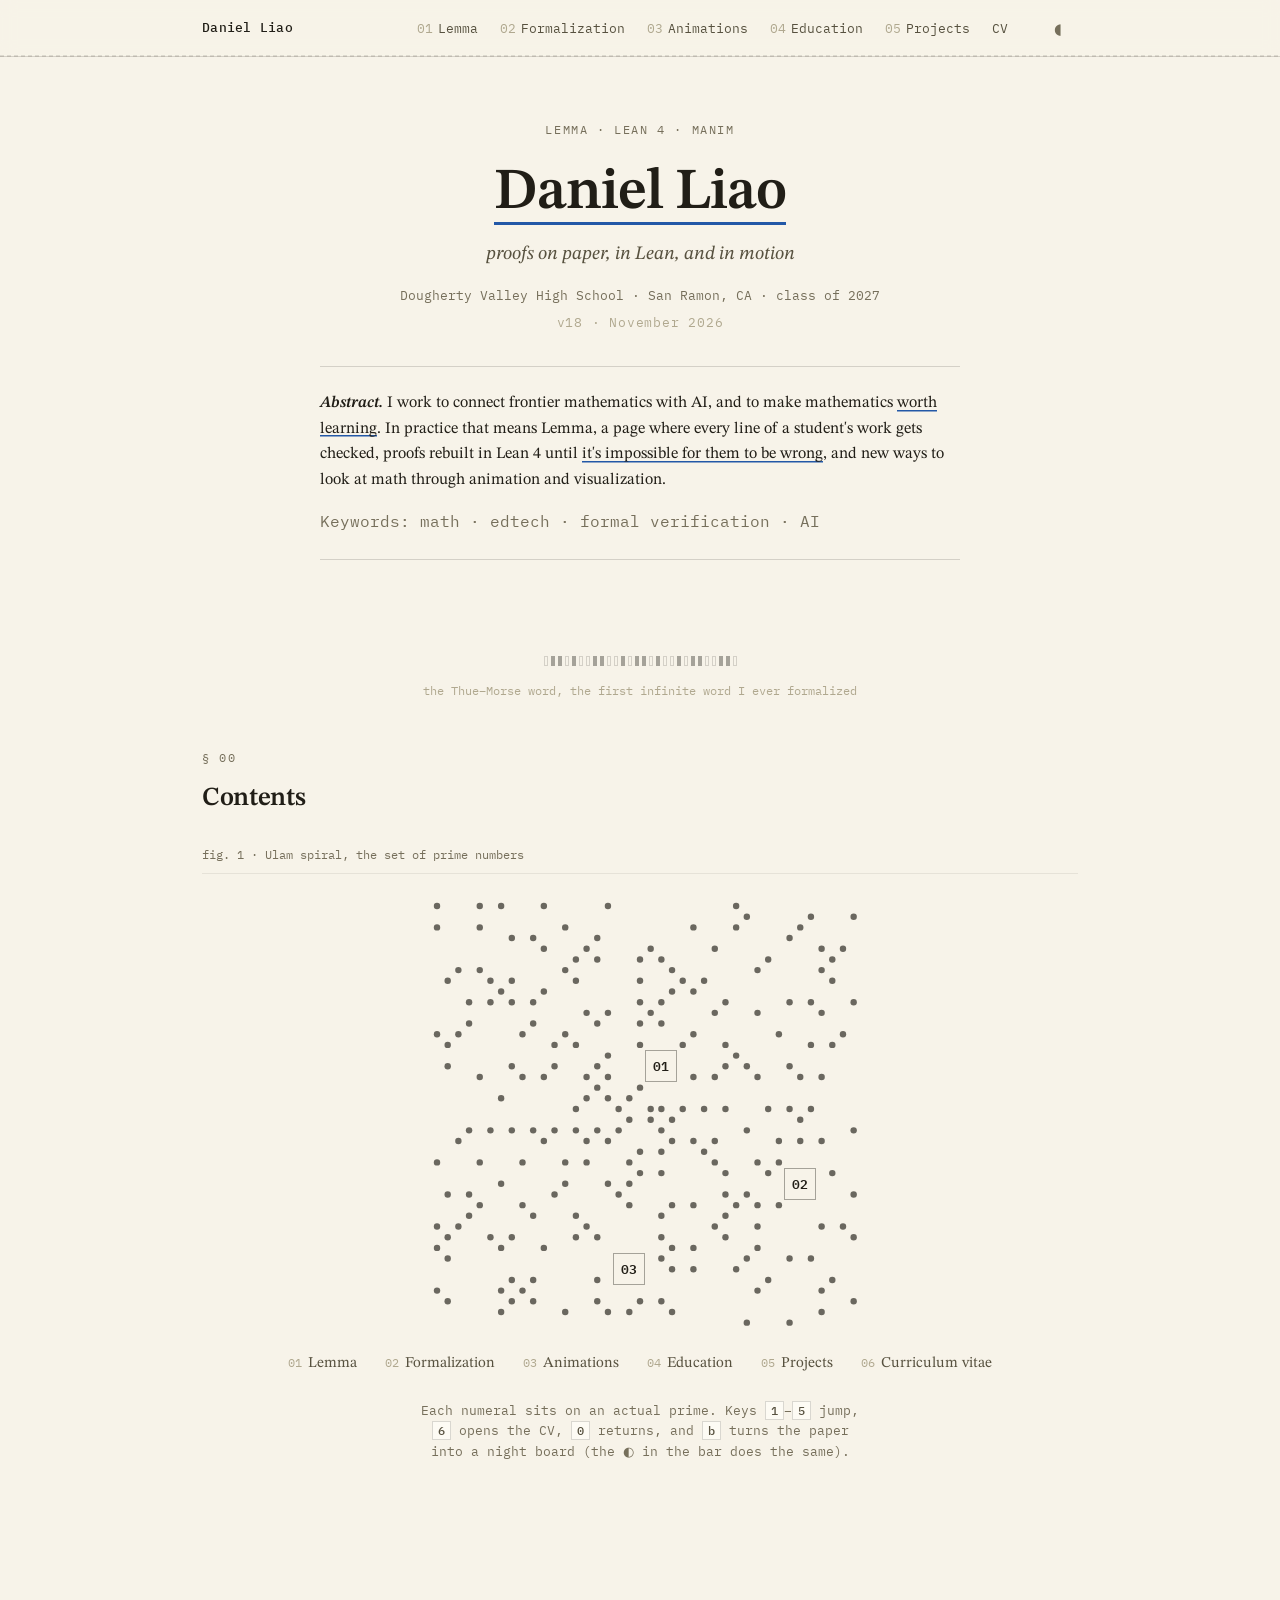
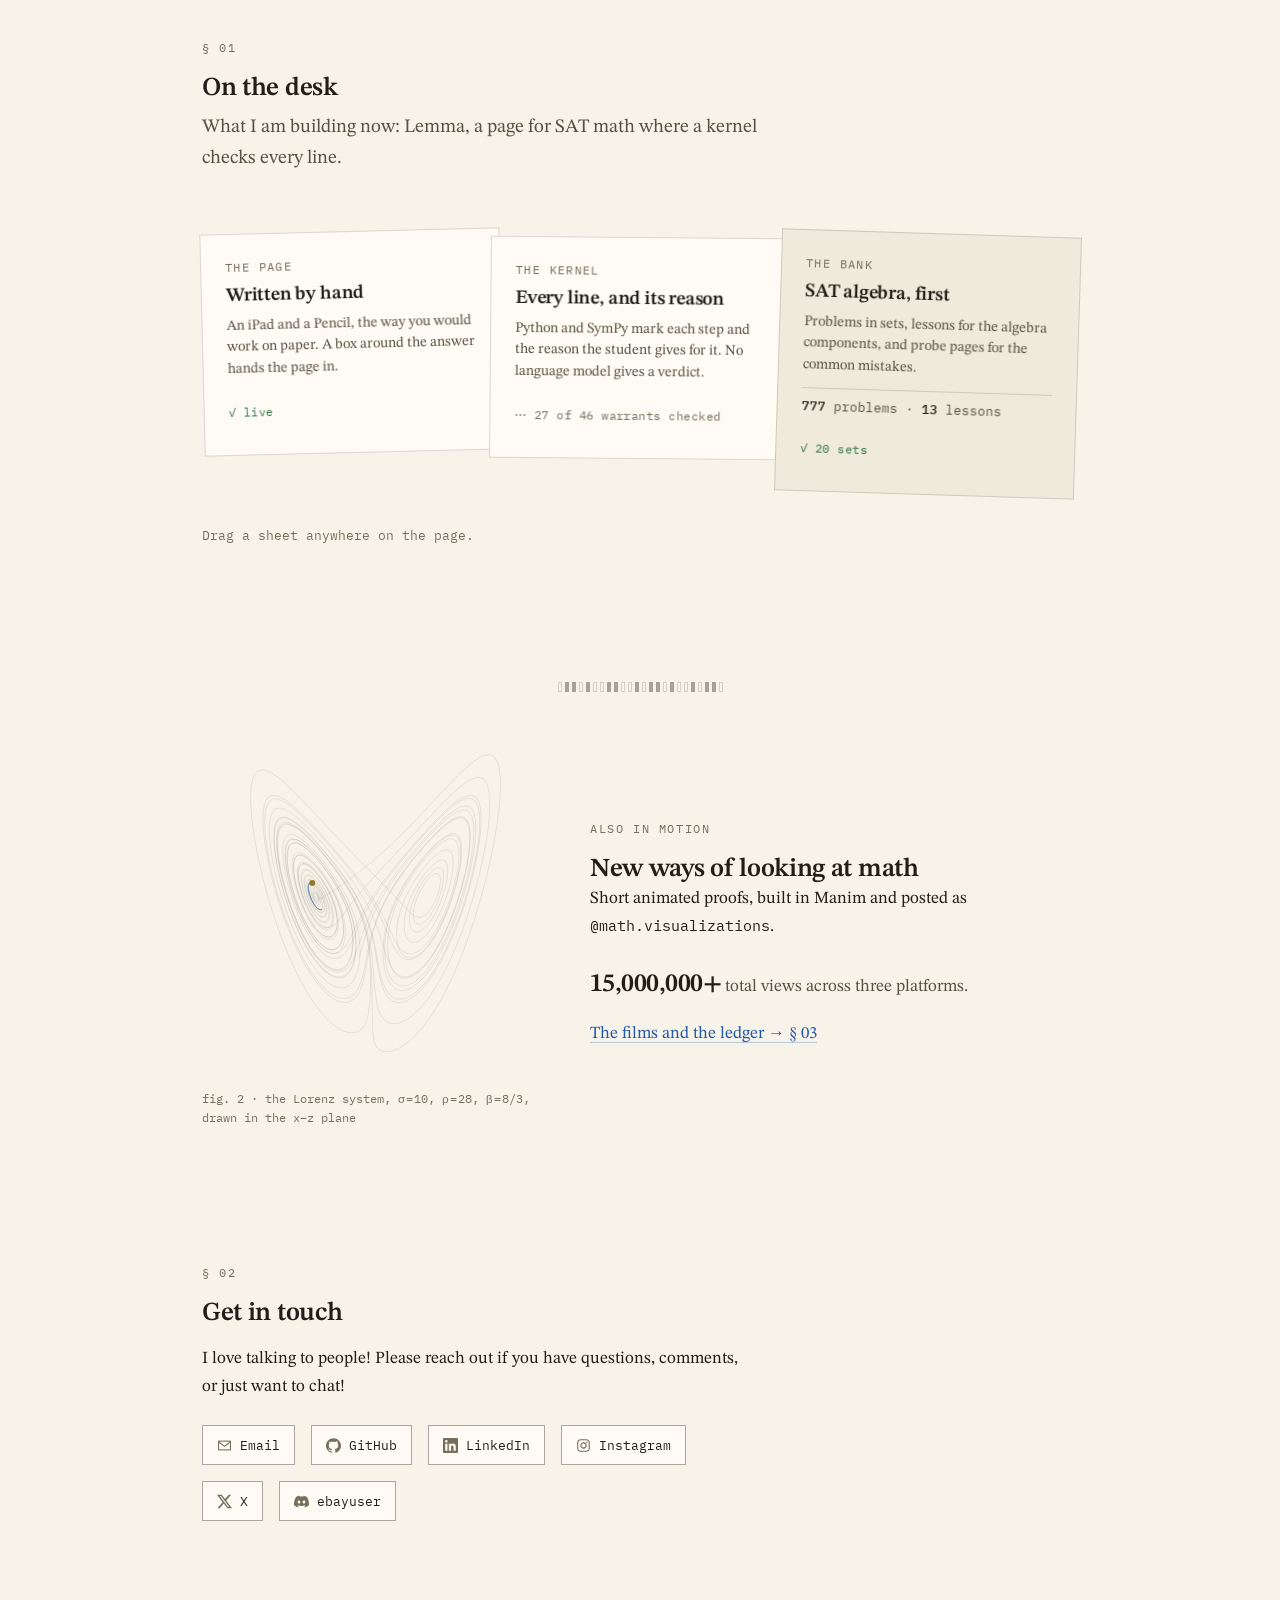
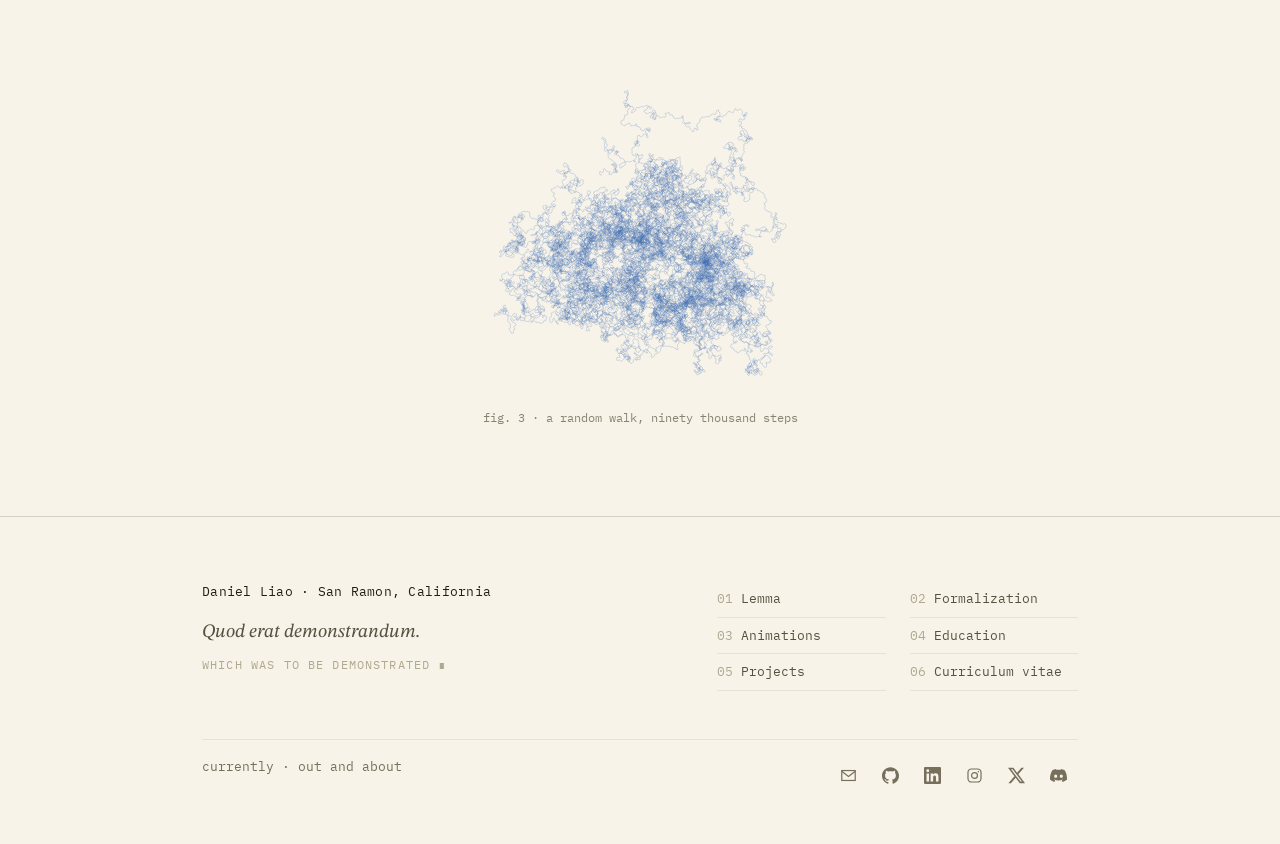
<file: index.html>
<!DOCTYPE html>
<html lang="en">
<head>
<meta charset="utf-8">
<meta name="viewport" content="width=device-width, initial-scale=1">
<title>Daniel Liao · proofs on paper, in Lean, and in motion</title>
<meta name="description" content="Daniel Liao: Lemma, a page for SAT math where a kernel checks every line; formal verification in Lean 4; and mathematical animation.">
<meta property="og:title" content="Daniel Liao">
<meta property="og:description" content="Lemma, a page for SAT math where a kernel checks every line; formal verification in Lean 4; and mathematical animation.">
<meta property="og:type" content="website">
<meta property="og:image" content="https://theebayuser.github.io/assets/og.png">
<meta property="og:url" content="https://theebayuser.github.io/index.html">
<meta name="twitter:card" content="summary_large_image">
<meta name="twitter:image" content="https://theebayuser.github.io/assets/og.png">
<meta name="theme-color" content="#F7F3E9" media="(prefers-color-scheme: light)">
<meta name="theme-color" content="#101319" media="(prefers-color-scheme: dark)">
<link rel="icon" href="data:image/svg+xml,%3Csvg xmlns='http://www.w3.org/2000/svg' viewBox='0 0 16 16'%3E%3Crect width='16' height='16' fill='%23F7F3E9'/%3E%3Cg fill='%23211E17'%3E%3Crect x='4.5' y='.5' width='3' height='3'/%3E%3Crect x='8.5' y='.5' width='3' height='3'/%3E%3Crect x='.5' y='4.5' width='3' height='3'/%3E%3Crect x='12.5' y='4.5' width='3' height='3'/%3E%3Crect x='.5' y='8.5' width='3' height='3'/%3E%3Crect x='12.5' y='8.5' width='3' height='3'/%3E%3Crect x='4.5' y='12.5' width='3' height='3'/%3E%3Crect x='8.5' y='12.5' width='3' height='3'/%3E%3C/g%3E%3C/svg%3E">
<link rel="preconnect" href="https://fonts.googleapis.com">
<link rel="preconnect" href="https://fonts.gstatic.com" crossorigin>
<link href="https://fonts.googleapis.com/css2?family=IBM+Plex+Mono:wght@400;500&family=STIX+Two+Text:ital,wght@0,400;0,600;1,400;1,600&display=swap" rel="stylesheet">
<link rel="stylesheet" href="css/paper.css">
</head>
<body>
<a class="skip-link" href="#main">Skip to content</a>

<header class="topbar">
  <div class="topbar-inner">
    <a class="brand" href="index.html">Daniel&nbsp;Liao</a>
    <nav class="nav" aria-label="Sections">
      <a href="research.html"><span class="num">01</span>Lemma</a>
      <a href="lean.html"><span class="num">02</span>Formalization</a>
      <a href="manim.html"><span class="num">03</span>Animations</a>
      <a href="education.html"><span class="num">04</span>Education</a>
      <a href="projects.html"><span class="num">05</span>Projects</a>
      <a href="cv.pdf" target="_blank" rel="noopener">CV</a>
    </nav>
    <button class="board-toggle" type="button" data-board-toggle
      aria-pressed="false" aria-label="Toggle night board">&#9686;</button>
    <div class="progress" data-progress aria-hidden="true"></div>
  </div>
</header>

<main id="main">

  <div class="page">
    <div class="titleblock" data-titleblock>
      <p class="kicker">Lemma · Lean 4 · Manim</p>
      <h1 class="display"><em class="uline">Daniel Liao</em></h1>
      <p class="byline">proofs on paper, in Lean, and in motion</p>
      <p class="affil meta">Dougherty Valley High School · San Ramon, CA · class of 2027</p>
      <p class="revision meta">v18 · November 2026</p>

      <div class="abstract">
        <p><span class="runin">Abstract.</span> I work to connect frontier mathematics with AI, and to
        make mathematics <em class="uline">worth learning</em>. In practice that means Lemma, a page where every line of a student's work gets checked,
        proofs rebuilt in Lean 4 until <em class="uline">it's impossible for them to be wrong</em>, and new ways to
        look at math through animation and visualization.</p>
        <p class="keywords meta">Keywords: math · edtech · formal verification · AI</p>
      </div>
    </div>
  </div>

  <div class="tm" data-n="28"></div>
  <p class="tm-cap">the Thue–Morse word, the first infinite word I ever formalized</p>

  <div class="page">

    <section class="section" id="contents" style="padding-top: 0;">
      <div class="section-head" data-reveal>
        <p class="kicker">§ 00</p>
        <h2>Contents</h2>
      </div>
      <div class="contents-hero" data-reveal>
        <p class="figcap" data-spiral-readout>fig. 1 · Ulam spiral, the set of prime numbers</p>
        <div class="canvas-wrap" data-spiral>
          <canvas id="figure-ulam" role="img"
            aria-label="The prime numbers plotted on Ulam's square walk, shown as a wide band across the middle of the spiral, with the six section numerals pinned to six of the primes."></canvas>
          <a class="ulam-node" href="research.html" aria-label="01, Lemma" data-phrase="01 · Lemma, every line checked">01</a>
          <a class="ulam-node" href="lean.html" aria-label="02, Formalization" data-phrase="02 · Formalization, proofs to a computer">02</a>
          <a class="ulam-node" href="manim.html" aria-label="03, Animations" data-phrase="03 · Animations, math you can watch">03</a>
          <a class="ulam-node" href="education.html" aria-label="04, Education" data-phrase="04 · Education, what I'm learning">04</a>
          <a class="ulam-node" href="projects.html" aria-label="05, Projects" data-phrase="05 · Projects, things I run">05</a>
          <a class="ulam-node" href="cv.pdf" aria-label="06, Curriculum vitae" data-phrase="06 · Curriculum vitae">06</a>
        </div>

        <ul class="toc-line">
          <li><a href="research.html"><span class="n">01</span>Lemma</a></li>
          <li><a href="lean.html"><span class="n">02</span>Formalization</a></li>
          <li><a href="manim.html"><span class="n">03</span>Animations</a></li>
          <li><a href="education.html"><span class="n">04</span>Education</a></li>
          <li><a href="projects.html"><span class="n">05</span>Projects</a></li>
          <li><a href="cv.pdf" target="_blank" rel="noopener"><span class="n">06</span>Curriculum vitae</a></li>
        </ul>

        <p class="meta contents-note">Each numeral sits on an actual prime. Keys <kbd>1</kbd>–<kbd>5</kbd>
        jump, <kbd>6</kbd> opens the CV, <kbd>0</kbd> returns, and <kbd>b</kbd> turns the paper
        into a night board (the ◐ in the bar does the same).</p>
      </div>
    </section>

    <section class="section" id="publications">
      <div class="section-head" data-reveal>
        <p class="kicker">&#167; 01</p>
        <h2>On the desk</h2>
        <p class="prose lede">What I am building now: Lemma, a page for SAT math where a kernel
        checks every line.</p>
      </div>

      <div class="deskstack" data-reveal data-desk>
        <a class="sheet" href="research.html">
          <span class="sheet-kind">The page</span>
          <span class="sheet-title">Written by hand</span>
          <span class="sheet-note">An iPad and a Pencil, the way you would work on paper. A box
          around the answer hands the page in.</span>
          <span class="sheet-status done">&#10003; live</span>
        </a>
        <a class="sheet" href="research.html">
          <span class="sheet-kind">The kernel</span>
          <span class="sheet-title">Every line, and its reason</span>
          <span class="sheet-note">Python and SymPy mark each step and the reason the student
          gives for it. No language model gives a verdict.</span>
          <span class="sheet-status wip">&#8943; 27 of 46 warrants checked</span>
        </a>
        <a class="sheet card" href="research.html">
          <span class="sheet-kind">The bank</span>
          <span class="sheet-title">SAT algebra, first</span>
          <span class="sheet-note">Problems in sets, lessons for the algebra components, and probe
          pages for the common mistakes.</span>
          <span class="sheet-rule"></span>
          <span class="sheet-count"><b>777</b> problems &#183; <b>13</b> lessons</span>
          <span class="sheet-status done">&#10003; 20 sets</span>
        </a>
      </div>
      <p class="desk-note" data-desk-note>
        <span>Drag a sheet anywhere on the page.</span>
      </p>
    </section>

    <div class="tm" data-n="24"></div>

    <section class="section" id="films" style="padding-top: 0;">
      <div class="onair" data-reveal>
        <div class="onair-reel">
          <div class="canvas-wrap" style="aspect-ratio: 1;">
            <canvas id="figure-lorenz-home" role="img"
              aria-label="The Lorenz attractor, its two lobes traced slowly as a single unbroken ink line."></canvas>
          </div>
          <p class="figcap">fig. 2 &#183; the Lorenz system, &#963;&#8202;=&#8202;10, &#961;&#8202;=&#8202;28,
          &#946;&#8202;=&#8202;8/3, drawn in the x&#8211;z plane</p>
        </div>
        <div class="onair-say prose">
          <p class="kicker">Also in motion</p>
          <h2 style="font-size: var(--fs-h2);">New ways of looking at math</h2>
          <p>Short animated proofs, built in Manim and posted as
          <span style="font-family: var(--mono); font-size: 15px;">@math.visualizations</span>.</p>
          <p class="onair-n"><b data-count="15000000">15,000,000+</b>
            <span class="onair-k">total views across three platforms.</span></p>
          <p><a href="manim.html">The films and the ledger &#8594; &#167; 03</a></p>
        </div>
      </div>
    </section>

    <section class="section" id="contact" style="padding-top: var(--s5);">
      <div class="prose">
        <p class="kicker">§ 02</p>
        <h2>Get in touch</h2>
        <p style="margin-top: var(--s2);">I love talking to people! Please reach out if you have questions, comments, or just want to chat!</p>
        <div style="display: flex; gap: var(--s2); flex-wrap: wrap; margin-top: var(--s3);">
          <a class="btn" href="mailto:OMSIDaniel@gmail.com"><svg viewBox="0 0 24 24" fill="none" stroke="currentColor" stroke-width="1.7" aria-hidden="true"><rect x="2.5" y="5" width="19" height="14"/><path d="m2.5 6 9.5 7.5L21.5 6"/></svg>Email</a>
          <a class="btn" href="https://github.com/theebayuser" target="_blank" rel="noopener"><svg viewBox="0 0 24 24" fill="currentColor" aria-hidden="true"><path d="M12 .297c-6.63 0-12 5.373-12 12 0 5.303 3.438 9.8 8.205 11.385.6.113.82-.258.82-.577 0-.285-.01-1.04-.015-2.04-3.338.724-4.042-1.61-4.042-1.61C4.422 18.07 3.633 17.7 3.633 17.7c-1.087-.744.084-.729.084-.729 1.205.084 1.838 1.236 1.838 1.236 1.07 1.835 2.809 1.305 3.495.998.108-.776.417-1.305.76-1.605-2.665-.3-5.466-1.332-5.466-5.93 0-1.31.465-2.38 1.235-3.22-.135-.303-.54-1.523.105-3.176 0 0 1.005-.322 3.3 1.23.96-.267 1.98-.399 3-.405 1.02.006 2.04.138 3 .405 2.28-1.552 3.285-1.23 3.285-1.23.645 1.653.24 2.873.12 3.176.765.84 1.23 1.91 1.23 3.22 0 4.61-2.805 5.625-5.475 5.92.42.36.81 1.096.81 2.22 0 1.606-.015 2.896-.015 3.286 0 .315.21.69.825.57C20.565 22.092 24 17.592 24 12.297c0-6.627-5.373-12-12-12"/></svg>GitHub</a>
          <a class="btn" href="https://www.linkedin.com/in/daniel-liao-ca/" target="_blank" rel="noopener"><svg viewBox="0 0 24 24" fill="currentColor" aria-hidden="true"><path d="M20.447 20.452h-3.554v-5.569c0-1.328-.027-3.037-1.852-3.037-1.853 0-2.136 1.445-2.136 2.939v5.667H9.351V9h3.414v1.561h.046c.477-.9 1.637-1.85 3.37-1.85 3.601 0 4.267 2.37 4.267 5.455v6.286zM5.337 7.433a2.062 2.062 0 1 1 0-4.124 2.062 2.062 0 0 1 0 4.124zm1.782 13.019H3.555V9h3.564v11.452zM22.225 0H1.771C.792 0 0 .774 0 1.729v20.542C0 23.227.792 24 1.771 24h20.451C23.2 24 24 23.227 24 22.271V1.729C24 .774 23.2 0 22.222 0z"/></svg>LinkedIn</a>
          <a class="btn" href="https://www.instagram.com/theebayuser/" target="_blank" rel="noopener"><svg viewBox="0 0 24 24" fill="none" stroke="currentColor" stroke-width="1.7" aria-hidden="true"><rect x="2.8" y="2.8" width="18.4" height="18.4" rx="5"/><circle cx="12" cy="12" r="4.2"/><circle cx="17.4" cy="6.6" r="1.1" fill="currentColor" stroke="none"/></svg>Instagram</a>
          <a class="btn" href="https://x.com/theebayuser" target="_blank" rel="noopener"><svg viewBox="0 0 24 24" fill="currentColor" aria-hidden="true"><path d="M18.901 1.153h3.68l-8.04 9.19L24 22.846h-7.406l-5.8-7.584-6.638 7.584H.474l8.6-9.83L0 1.154h7.594l5.243 6.932zM17.61 20.644h2.039L6.486 3.24H4.298z"/></svg>X</a>
          <span class="btn btn-copy" data-copy="ebayuser" title="Discord: ebayuser (click to copy)" aria-label="Discord username ebayuser, click to copy"><svg viewBox="0 0 24 24" fill="currentColor" aria-hidden="true"><path d="M20.317 4.3698a19.7913 19.7913 0 00-4.8851-1.5152.0741.0741 0 00-.0785.0371c-.211.3753-.4447.8648-.6083 1.2495-1.8447-.2762-3.68-.2762-5.4868 0-.1636-.3933-.4058-.8742-.6177-1.2495a.077.077 0 00-.0785-.037 19.7363 19.7363 0 00-4.8852 1.515.0699.0699 0 00-.0321.0277C.5334 9.0458-.319 13.5799.0992 18.0578a.0824.0824 0 00.0312.0561c2.0528 1.5076 4.0413 2.4228 5.9929 3.0294a.0777.0777 0 00.0842-.0276c.4616-.6304.8731-1.2952 1.226-1.9942a.076.076 0 00-.0416-.1057c-.6528-.2476-1.2743-.5495-1.8722-.8923a.077.077 0 01-.0076-.1277c.1258-.0943.2517-.1923.3718-.2914a.0743.0743 0 01.0776-.0105c3.9278 1.7933 8.18 1.7933 12.0614 0a.0739.0739 0 01.0785.0095c.1202.099.246.1981.3728.2924a.077.077 0 01-.0066.1276 12.2986 12.2986 0 01-1.873.8914.0766.0766 0 00-.0407.1067c.3604.698.7719 1.3628 1.225 1.9932a.076.076 0 00.0842.0286c1.961-.6067 3.9495-1.5219 6.0023-3.0294a.077.077 0 00.0313-.0552c.5004-5.177-.8382-9.6739-3.5485-13.6604a.061.061 0 00-.0312-.0286zM8.02 15.3312c-1.1825 0-2.1569-1.0857-2.1569-2.419 0-1.3332.9555-2.4189 2.157-2.4189 1.2108 0 2.1757 1.0952 2.1568 2.419 0 1.3332-.9555 2.4189-2.1569 2.4189zm7.9748 0c-1.1825 0-2.1569-1.0857-2.1569-2.419 0-1.3332.9554-2.4189 2.1569-2.4189 1.2108 0 2.1757 1.0952 2.1568 2.419 0 1.3332-.946 2.4189-2.1568 2.4189Z"/></svg><span data-copy-label aria-live="polite">ebayuser</span></span>
        </div>
      </div>
    </section>

    <div class="tailpiece">
      <div class="canvas-wrap">
        <canvas id="figure-walk" role="img"
          aria-label="A long random walk drawn in ink, thickening into texture where the path crosses itself."></canvas>
      </div>
      <p class="figcap">fig. 3 · a random walk, ninety thousand steps</p>
    </div>

  </div>
</main>

<footer class="foot">
  <div class="page">
    <div class="foot-grid">
      <div>
        <p class="foot-sig">Daniel Liao &#183; San Ramon, California</p>
        <blockquote class="foot-quote">
          <p>Quod erat demonstrandum.</p>
          <footer>which was to be demonstrated &#8718;</footer>
        </blockquote>
      </div>
      <nav class="foot-nav" aria-label="Sections">
      <a href="research.html"><span class="num">01</span>Lemma</a>
      <a href="lean.html"><span class="num">02</span>Formalization</a>
      <a href="manim.html"><span class="num">03</span>Animations</a>
      <a href="education.html"><span class="num">04</span>Education</a>
      <a href="projects.html"><span class="num">05</span>Projects</a>
      <a href="cv.pdf"><span class="num">06</span>Curriculum vitae</a>
      </nav>
    </div>
    <div class="foot-rule">
      <p class="meta">currently &#183; <span data-now>out and about</span></p>
      <div class="foot-contact">
        <a href="mailto:OMSIDaniel@gmail.com" aria-label="Email"><svg viewBox="0 0 24 24" fill="none" stroke="currentColor" stroke-width="1.7" aria-hidden="true"><rect x="2.5" y="5" width="19" height="14"/><path d="m2.5 6 9.5 7.5L21.5 6"/></svg></a>
        <a href="https://github.com/theebayuser" aria-label="GitHub" target="_blank" rel="noopener"><svg viewBox="0 0 24 24" fill="currentColor" aria-hidden="true"><path d="M12 .297c-6.63 0-12 5.373-12 12 0 5.303 3.438 9.8 8.205 11.385.6.113.82-.258.82-.577 0-.285-.01-1.04-.015-2.04-3.338.724-4.042-1.61-4.042-1.61C4.422 18.07 3.633 17.7 3.633 17.7c-1.087-.744.084-.729.084-.729 1.205.084 1.838 1.236 1.838 1.236 1.07 1.835 2.809 1.305 3.495.998.108-.776.417-1.305.76-1.605-2.665-.3-5.466-1.332-5.466-5.93 0-1.31.465-2.38 1.235-3.22-.135-.303-.54-1.523.105-3.176 0 0 1.005-.322 3.3 1.23.96-.267 1.98-.399 3-.405 1.02.006 2.04.138 3 .405 2.28-1.552 3.285-1.23 3.285-1.23.645 1.653.24 2.873.12 3.176.765.84 1.23 1.91 1.23 3.22 0 4.61-2.805 5.625-5.475 5.92.42.36.81 1.096.81 2.22 0 1.606-.015 2.896-.015 3.286 0 .315.21.69.825.57C20.565 22.092 24 17.592 24 12.297c0-6.627-5.373-12-12-12"/></svg></a>
        <a href="https://www.linkedin.com/in/daniel-liao-ca/" aria-label="LinkedIn" target="_blank" rel="noopener"><svg viewBox="0 0 24 24" fill="currentColor" aria-hidden="true"><path d="M20.447 20.452h-3.554v-5.569c0-1.328-.027-3.037-1.852-3.037-1.853 0-2.136 1.445-2.136 2.939v5.667H9.351V9h3.414v1.561h.046c.477-.9 1.637-1.85 3.37-1.85 3.601 0 4.267 2.37 4.267 5.455v6.286zM5.337 7.433a2.062 2.062 0 1 1 0-4.124 2.062 2.062 0 0 1 0 4.124zm1.782 13.019H3.555V9h3.564v11.452zM22.225 0H1.771C.792 0 0 .774 0 1.729v20.542C0 23.227.792 24 1.771 24h20.451C23.2 24 24 23.227 24 22.271V1.729C24 .774 23.2 0 22.222 0z"/></svg></a>
        <a href="https://www.instagram.com/theebayuser/" aria-label="Instagram" target="_blank" rel="noopener"><svg viewBox="0 0 24 24" fill="none" stroke="currentColor" stroke-width="1.7" aria-hidden="true"><rect x="2.8" y="2.8" width="18.4" height="18.4" rx="5"/><circle cx="12" cy="12" r="4.2"/><circle cx="17.4" cy="6.6" r="1.1" fill="currentColor" stroke="none"/></svg></a>
        <a href="https://x.com/theebayuser" aria-label="X" target="_blank" rel="noopener"><svg viewBox="0 0 24 24" fill="currentColor" aria-hidden="true"><path d="M18.901 1.153h3.68l-8.04 9.19L24 22.846h-7.406l-5.8-7.584-6.638 7.584H.474l8.6-9.83L0 1.154h7.594l5.243 6.932zM17.61 20.644h2.039L6.486 3.24H4.298z"/></svg></a>
        <span class="foot-copy" data-copy="ebayuser" title="Discord: ebayuser (click to copy)" aria-label="Discord username ebayuser, click to copy"><svg viewBox="0 0 24 24" fill="currentColor" aria-hidden="true"><path d="M20.317 4.3698a19.7913 19.7913 0 00-4.8851-1.5152.0741.0741 0 00-.0785.0371c-.211.3753-.4447.8648-.6083 1.2495-1.8447-.2762-3.68-.2762-5.4868 0-.1636-.3933-.4058-.8742-.6177-1.2495a.077.077 0 00-.0785-.037 19.7363 19.7363 0 00-4.8852 1.515.0699.0699 0 00-.0321.0277C.5334 9.0458-.319 13.5799.0992 18.0578a.0824.0824 0 00.0312.0561c2.0528 1.5076 4.0413 2.4228 5.9929 3.0294a.0777.0777 0 00.0842-.0276c.4616-.6304.8731-1.2952 1.226-1.9942a.076.076 0 00-.0416-.1057c-.6528-.2476-1.2743-.5495-1.8722-.8923a.077.077 0 01-.0076-.1277c.1258-.0943.2517-.1923.3718-.2914a.0743.0743 0 01.0776-.0105c3.9278 1.7933 8.18 1.7933 12.0614 0a.0739.0739 0 01.0785.0095c.1202.099.246.1981.3728.2924a.077.077 0 01-.0066.1276 12.2986 12.2986 0 01-1.873.8914.0766.0766 0 00-.0407.1067c.3604.698.7719 1.3628 1.225 1.9932a.076.076 0 00.0842.0286c1.961-.6067 3.9495-1.5219 6.0023-3.0294a.077.077 0 00.0313-.0552c.5004-5.177-.8382-9.6739-3.5485-13.6604a.061.061 0 00-.0312-.0286zM8.02 15.3312c-1.1825 0-2.1569-1.0857-2.1569-2.419 0-1.3332.9555-2.4189 2.157-2.4189 1.2108 0 2.1757 1.0952 2.1568 2.419 0 1.3332-.9555 2.4189-2.1569 2.4189zm7.9748 0c-1.1825 0-2.1569-1.0857-2.1569-2.419 0-1.3332.9554-2.4189 2.1569-2.4189 1.2108 0 2.1757 1.0952 2.1568 2.419 0 1.3332-.946 2.4189-2.1568 2.4189Z"/></svg></span>
      </div>
    </div>
  </div>
</footer>

<script src="js/site.js"></script>
</body>
</html>
</file>
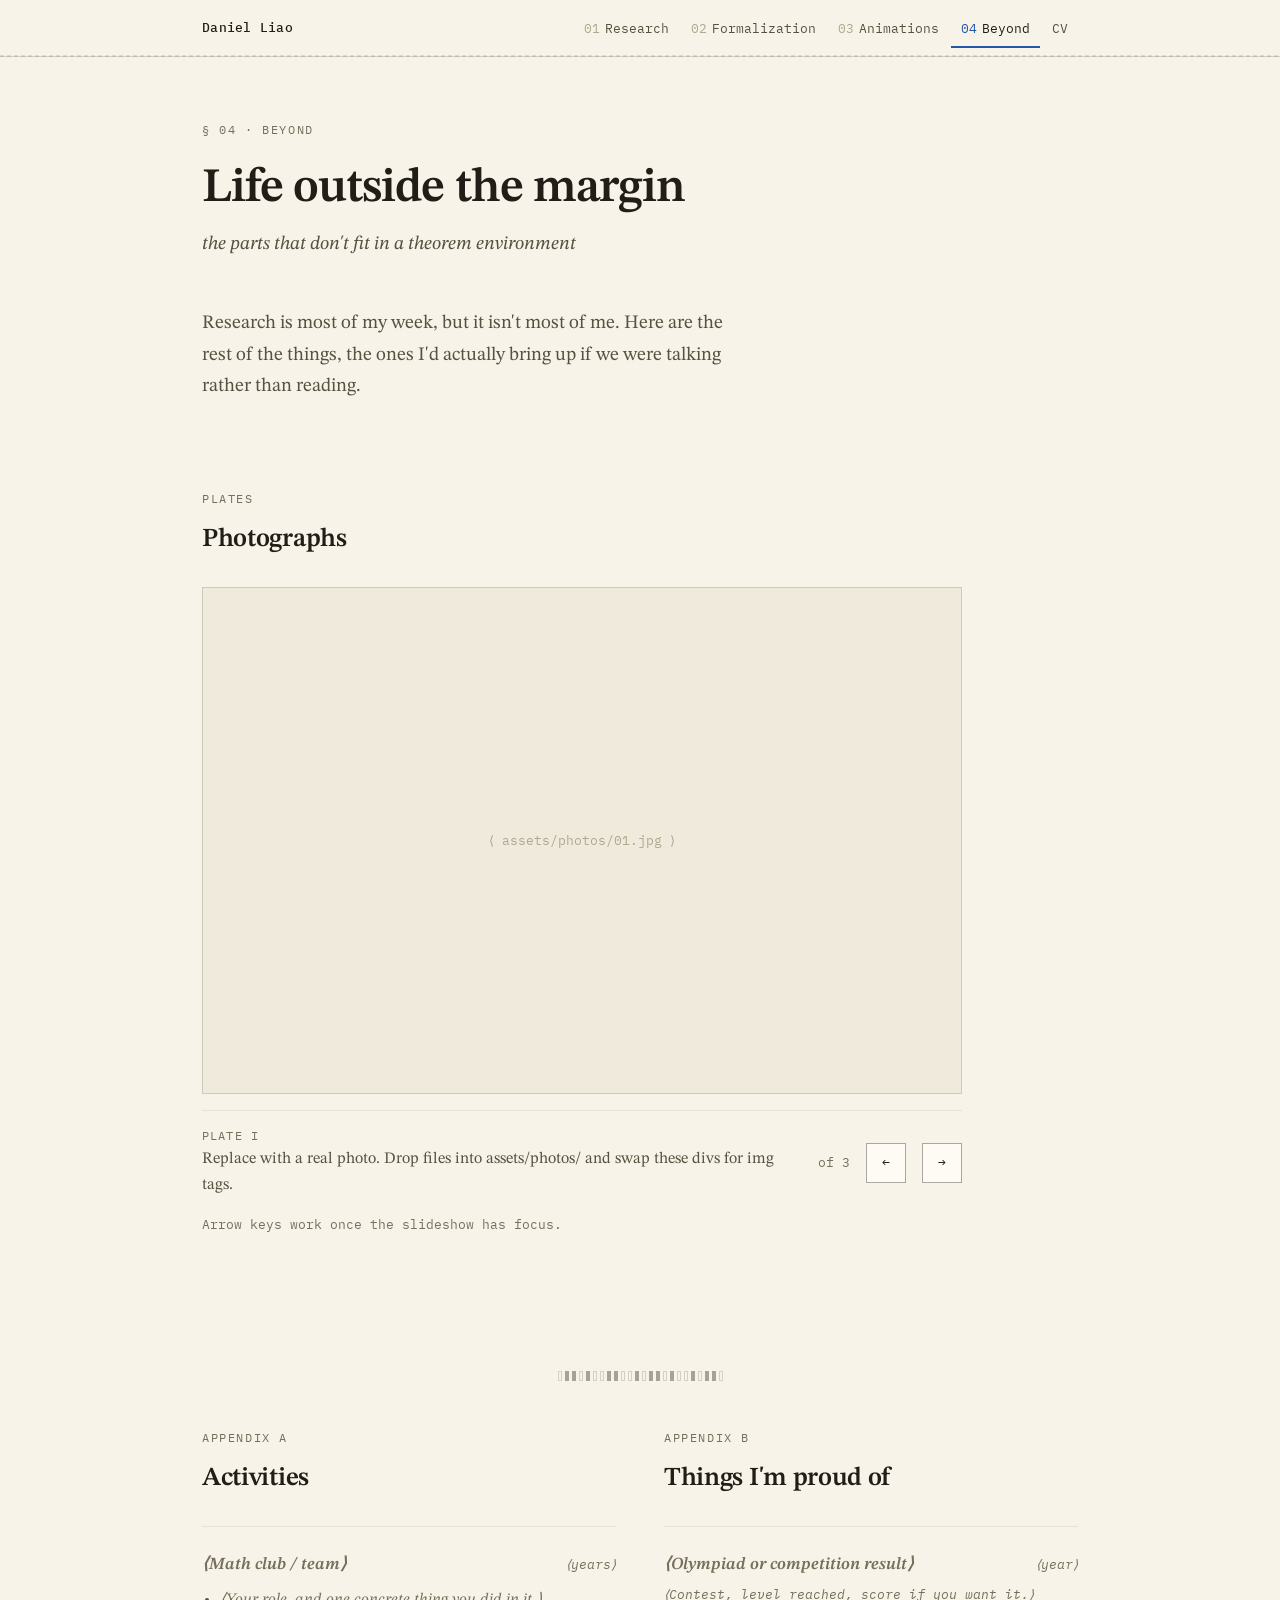
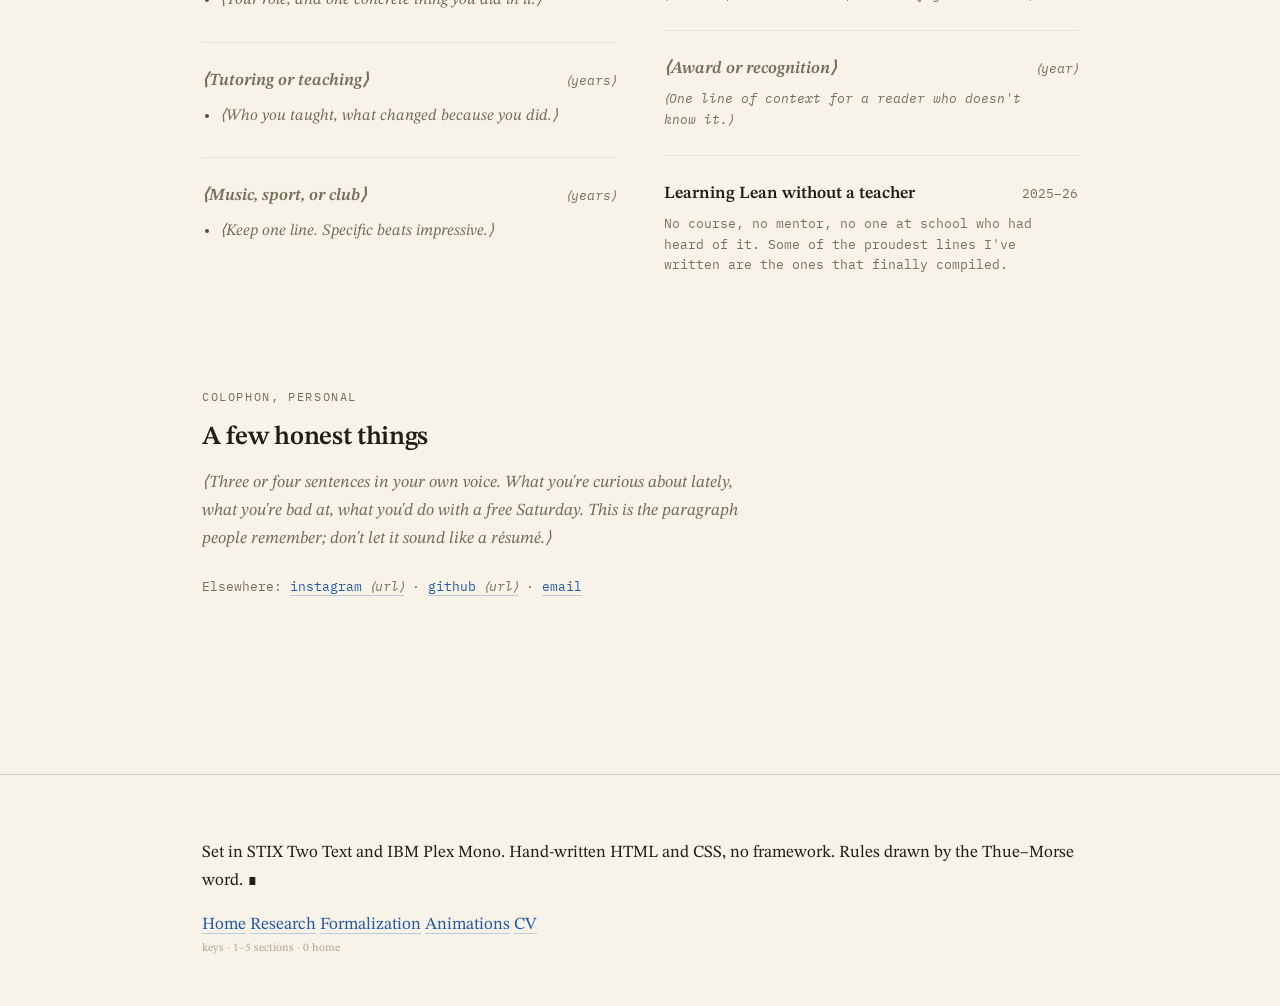
<file: beyond.html>
<!DOCTYPE html>
<html lang="en">
<head>
<meta charset="utf-8">
<meta name="viewport" content="width=device-width, initial-scale=1">
<title>Beyond · Daniel Liao</title>
<meta name="description" content="Photographs, activities, and the things outside the research that I'm proud of.">
<meta property="og:title" content="Beyond · Daniel Liao">
<meta property="og:description" content="Photographs, activities, and the things outside the research worth being proud of.">
<meta property="og:type" content="website">
<meta name="theme-color" content="#F7F3E9">
<link rel="icon" href="data:image/svg+xml,%3Csvg xmlns='http://www.w3.org/2000/svg' viewBox='0 0 16 16'%3E%3Crect width='16' height='16' fill='%23F7F3E9'/%3E%3Cg fill='%23211E17'%3E%3Crect x='4.5' y='.5' width='3' height='3'/%3E%3Crect x='8.5' y='.5' width='3' height='3'/%3E%3Crect x='.5' y='4.5' width='3' height='3'/%3E%3Crect x='12.5' y='4.5' width='3' height='3'/%3E%3Crect x='.5' y='8.5' width='3' height='3'/%3E%3Crect x='12.5' y='8.5' width='3' height='3'/%3E%3Crect x='4.5' y='12.5' width='3' height='3'/%3E%3Crect x='8.5' y='12.5' width='3' height='3'/%3E%3C/g%3E%3C/svg%3E">
<link rel="preconnect" href="https://fonts.googleapis.com">
<link rel="preconnect" href="https://fonts.gstatic.com" crossorigin>
<link href="https://fonts.googleapis.com/css2?family=IBM+Plex+Mono:wght@400;500&family=STIX+Two+Text:ital,wght@0,400;0,600;1,400;1,600&display=swap" rel="stylesheet">
<link rel="stylesheet" href="css/paper.css">
</head>
<body>
<a class="skip-link" href="#main">Skip to content</a>

<header class="topbar">
  <div class="topbar-inner">
    <a class="brand" href="index.html">Daniel&nbsp;Liao</a>
    <nav class="nav" aria-label="Sections">
      <a href="research.html"><span class="num">01</span>Research</a>
      <a href="lean.html"><span class="num">02</span>Formalization</a>
      <a href="manim.html"><span class="num">03</span>Animations</a>
      <a href="beyond.html" aria-current="page"><span class="num">04</span>Beyond</a>
      <a href="cv.html">CV</a>
    </nav>
    <div class="progress" data-progress aria-hidden="true"></div>
  </div>
</header>

<main id="main">
  <div class="page">

    <div class="titleblock" style="text-align: left; padding-bottom: var(--s5);">
      <p class="kicker">§ 04 · Beyond</p>
      <h1 class="display" style="font-size: clamp(34px, 5vw, 48px);">Life outside the margin</h1>
      <p class="byline">the parts that don't fit in a theorem environment</p>
    </div>

    <section class="section" style="padding-top: 0;">
      <div class="prose">
        <p class="lede">Research is most of my week, but it isn't most of me. Here are the rest of the
        things, the ones I'd actually bring up if we were talking rather than reading.</p>
      </div>
    </section>

    <section class="section" style="padding-top: 0;" id="plates">
      <div class="section-head" data-reveal>
        <p class="kicker">Plates</p>
        <h2>Photographs</h2>
      </div>

      <div class="show" data-show tabindex="0" role="group" aria-label="Photo slideshow, use arrow keys">
        <div class="show-frame">
          <div class="show-slide" data-active="true" data-caption="Replace with a real photo. Drop files into assets/photos/ and swap these divs for img tags.">
            <span>⟨ assets/photos/01.jpg ⟩</span>
          </div>
          <div class="show-slide" data-caption="A caption in your own voice beats a description of the image.">
            <span>⟨ assets/photos/02.jpg ⟩</span>
          </div>
          <div class="show-slide" data-caption="Three to eight photos is the right number. More and nobody finishes.">
            <span>⟨ assets/photos/03.jpg ⟩</span>
          </div>
        </div>
        <div class="show-bar">
          <div class="show-cap">
            <span class="pn" data-show-num>Plate I</span>
            <span data-show-cap></span>
          </div>
          <span class="show-count" data-show-count>of 3</span>
          <button class="btn" type="button" data-show-prev aria-label="Previous photo">←</button>
          <button class="btn" type="button" data-show-next aria-label="Next photo">→</button>
        </div>
      </div>
      <p class="meta" style="margin-top: var(--s2);">Arrow keys work once the slideshow has focus.</p>
    </section>

    <div class="tm" data-n="24"></div>

    <section class="section" style="padding-top: 0;" id="appendix-a">
      <div class="grid-2">
        <div>
          <div class="section-head" data-reveal>
            <p class="kicker">Appendix A</p>
            <h2>Activities</h2>
          </div>
          <div class="entry">
            <div class="entry-head"><span class="r"><span class="fill">Math club / team</span></span><span class="d"><span class="fill">years</span></span></div>
            <ul>
              <li><span class="fill">Your role, and one concrete thing you did in it.</span></li>
            </ul>
          </div>
          <div class="entry">
            <div class="entry-head"><span class="r"><span class="fill">Tutoring or teaching</span></span><span class="d"><span class="fill">years</span></span></div>
            <ul>
              <li><span class="fill">Who you taught, what changed because you did.</span></li>
            </ul>
          </div>
          <div class="entry">
            <div class="entry-head"><span class="r"><span class="fill">Music, sport, or club</span></span><span class="d"><span class="fill">years</span></span></div>
            <ul>
              <li><span class="fill">Keep one line. Specific beats impressive.</span></li>
            </ul>
          </div>
        </div>

        <div>
          <div class="section-head" data-reveal>
            <p class="kicker">Appendix B</p>
            <h2>Things I'm proud of</h2>
          </div>
          <div class="entry">
            <div class="entry-head"><span class="r"><span class="fill">Olympiad or competition result</span></span><span class="d"><span class="fill">year</span></span></div>
            <p class="meta" style="margin-top: 6px;"><span class="fill">Contest, level reached, score if you want it.</span></p>
          </div>
          <div class="entry">
            <div class="entry-head"><span class="r"><span class="fill">Award or recognition</span></span><span class="d"><span class="fill">year</span></span></div>
            <p class="meta" style="margin-top: 6px;"><span class="fill">One line of context for a reader who doesn't know it.</span></p>
          </div>
          <div class="entry">
            <div class="entry-head"><span class="r">Learning Lean without a teacher</span><span class="d">2025–26</span></div>
            <p class="meta" style="margin-top: 6px;">No course, no mentor, no one at school who had heard
            of it. Some of the proudest lines I've written are the ones that finally compiled.</p>
          </div>
        </div>
      </div>
    </section>

    <section class="section" style="padding-top: 0;">
      <div class="prose">
        <p class="kicker">Colophon, personal</p>
        <h2>A few honest things</h2>
        <p style="margin-top: var(--s2);"><span class="fill">Three or four sentences in your own voice.
        What you're curious about lately, what you're bad at, what you'd do with a free Saturday.
        This is the paragraph people remember; don't let it sound like a résumé.</span></p>
        <p class="meta" style="margin-top: var(--s3);">Elsewhere:
        <a href="#">instagram <span class="fill">url</span></a> ·
        <a href="#">github <span class="fill">url</span></a> ·
        <a href="mailto:artificialintelligencealt33@gmail.com">email</a></p>
      </div>
    </section>

  </div>
</main>

<footer class="foot">
  <div class="page foot-inner">
    <p class="colophon">Set in STIX Two Text and IBM Plex Mono. Hand-written HTML and CSS, no framework.
    Rules drawn by the Thue–Morse word. ∎</p>
    <nav class="foot-links" aria-label="Footer">
      <a href="index.html">Home</a>
      <a href="research.html">Research</a>
      <a href="lean.html">Formalization</a>
      <a href="manim.html">Animations</a>
      <a href="cv.html">CV</a>
    </nav>
    <p class="colophon keys-hint">keys · 1–5 sections · 0 home</p>
  </div>
</footer>

<script src="js/site.js"></script>
</body>
</html>
</file>
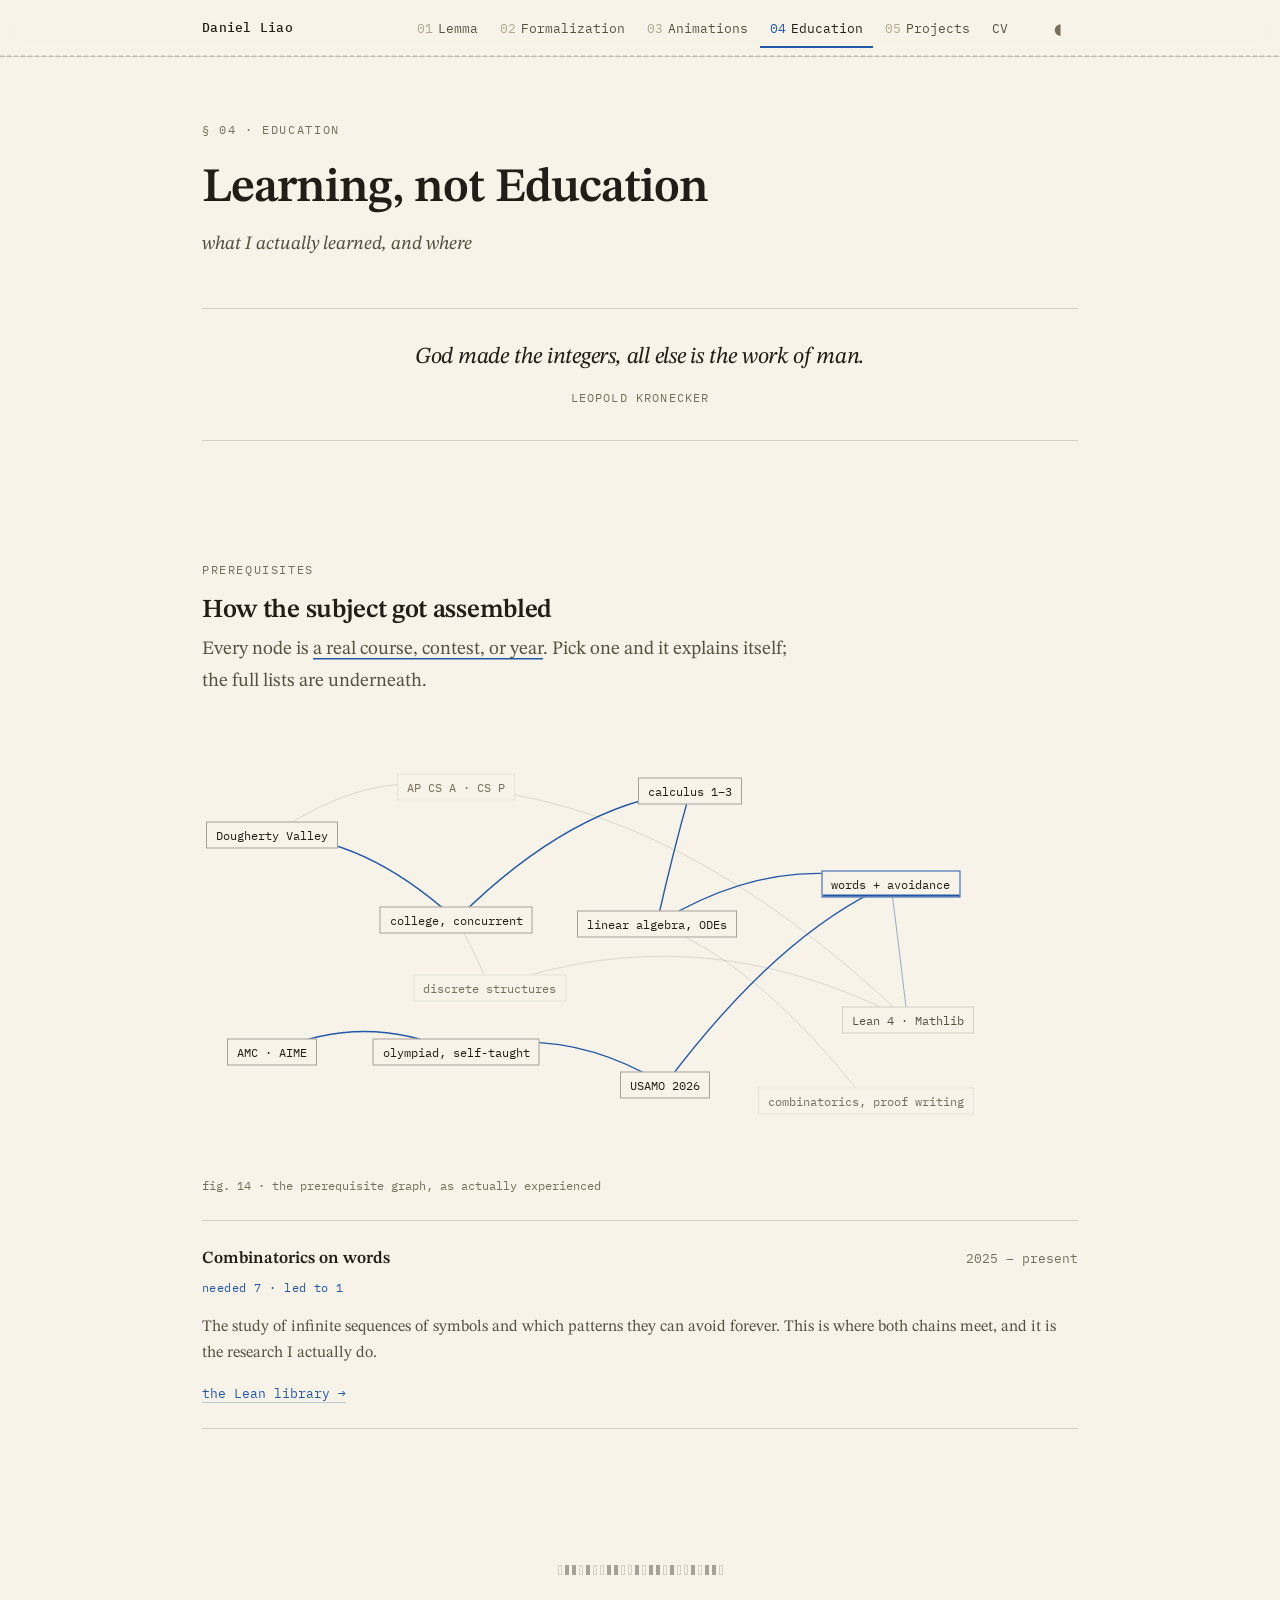
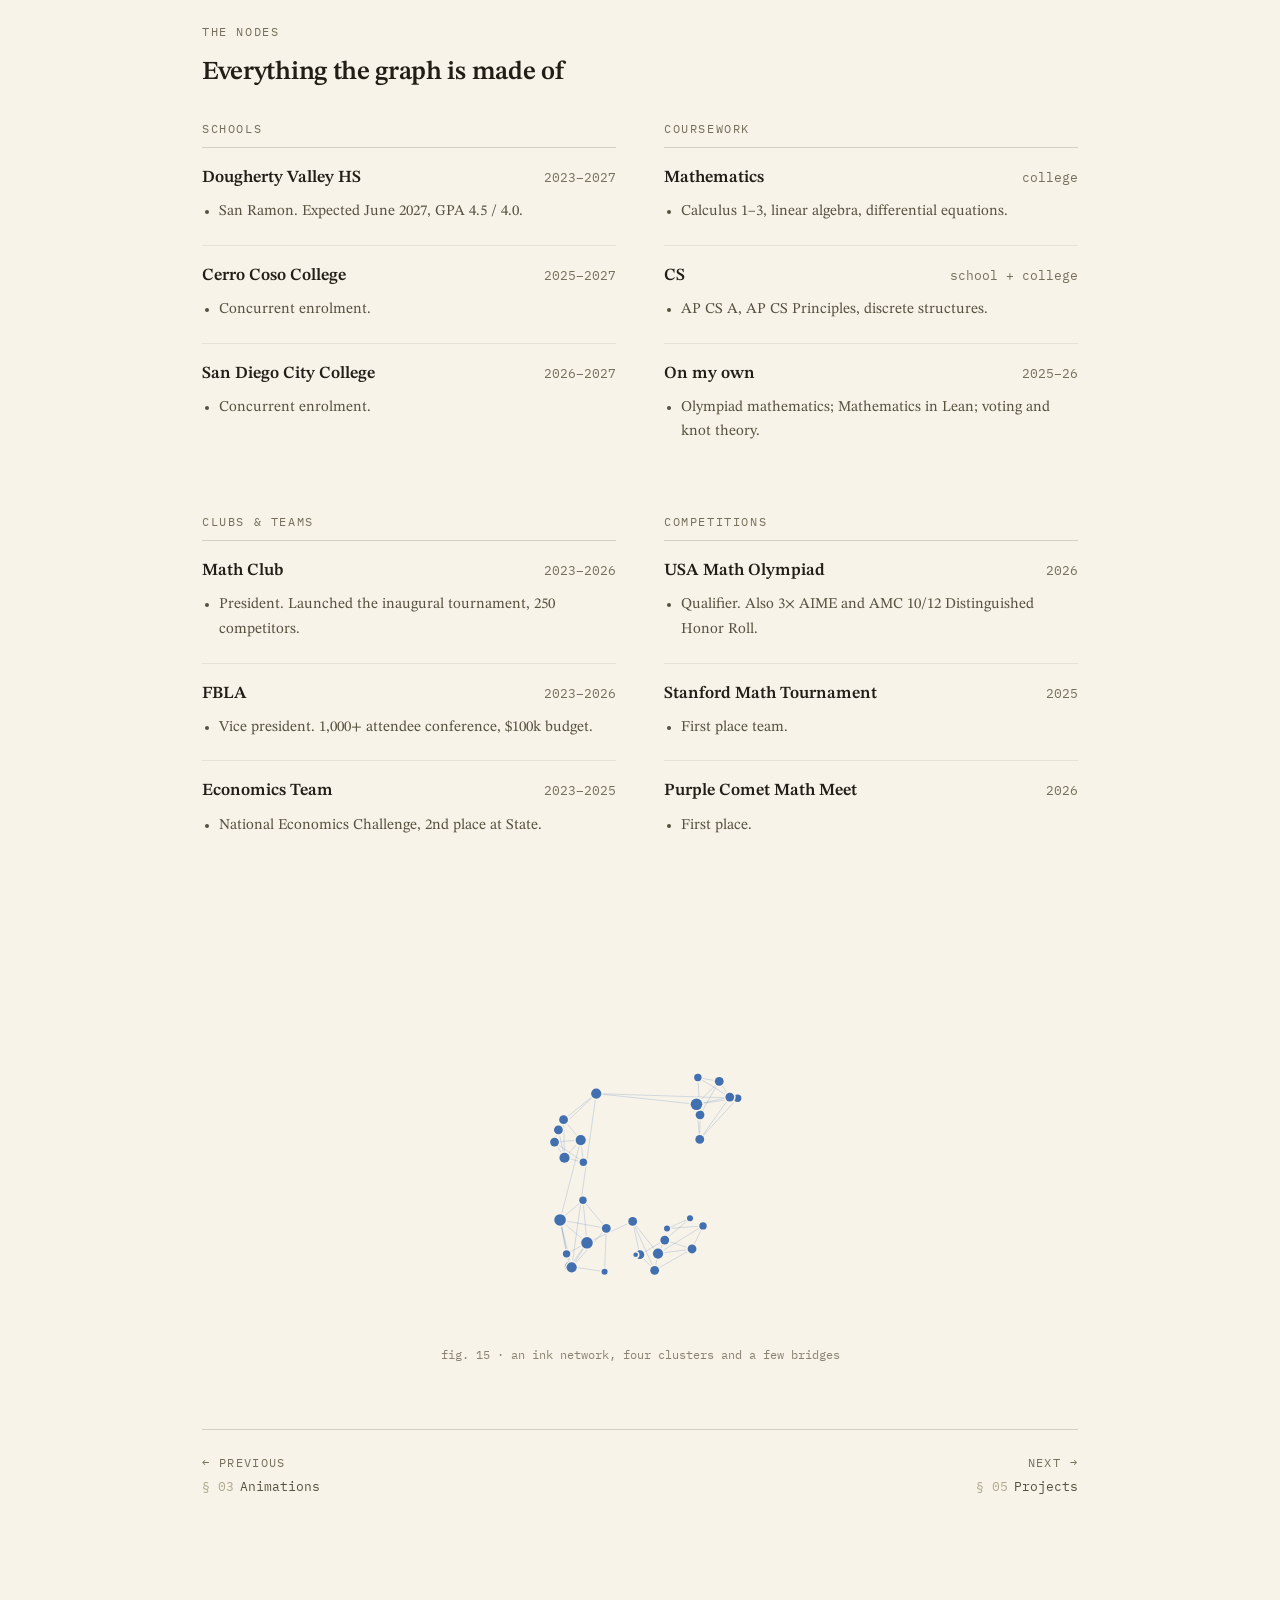
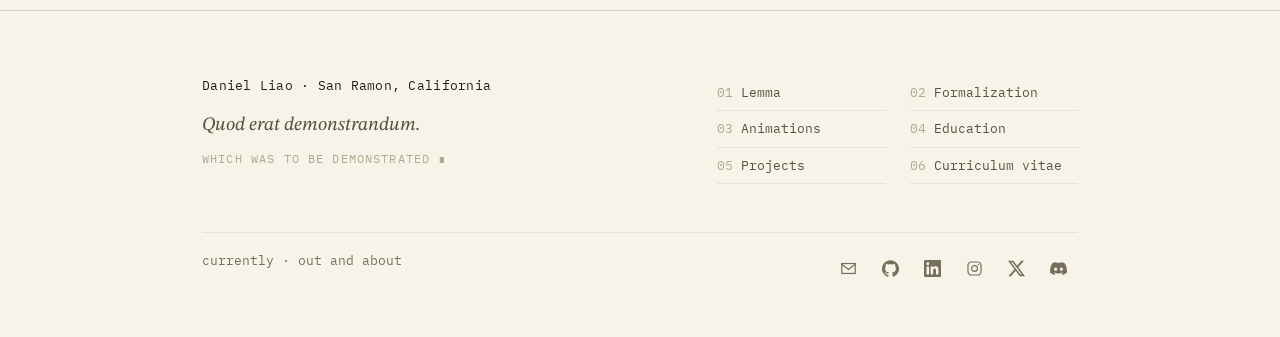
<file: education.html>
<!DOCTYPE html>
<html lang="en">
<head>
<meta charset="utf-8">
<meta name="viewport" content="width=device-width, initial-scale=1">
<title>Education · Daniel Liao</title>
<meta name="description" content="Schools, coursework, clubs, competitions, and the self-directed curriculum behind the research.">
<meta property="og:title" content="Education · Daniel Liao">
<meta property="og:description" content="Schooling, official and otherwise, including the parts I taught myself.">
<meta property="og:type" content="website">
<meta property="og:image" content="https://theebayuser.github.io/assets/og.png">
<meta property="og:url" content="https://theebayuser.github.io/education.html">
<meta name="twitter:card" content="summary_large_image">
<meta name="twitter:image" content="https://theebayuser.github.io/assets/og.png">
<meta name="theme-color" content="#F7F3E9" media="(prefers-color-scheme: light)">
<meta name="theme-color" content="#101319" media="(prefers-color-scheme: dark)">
<link rel="icon" href="data:image/svg+xml,%3Csvg xmlns='http://www.w3.org/2000/svg' viewBox='0 0 16 16'%3E%3Crect width='16' height='16' fill='%23F7F3E9'/%3E%3Cg fill='%23211E17'%3E%3Crect x='4.5' y='.5' width='3' height='3'/%3E%3Crect x='8.5' y='.5' width='3' height='3'/%3E%3Crect x='.5' y='4.5' width='3' height='3'/%3E%3Crect x='12.5' y='4.5' width='3' height='3'/%3E%3Crect x='.5' y='8.5' width='3' height='3'/%3E%3Crect x='12.5' y='8.5' width='3' height='3'/%3E%3Crect x='4.5' y='12.5' width='3' height='3'/%3E%3Crect x='8.5' y='12.5' width='3' height='3'/%3E%3C/g%3E%3C/svg%3E">
<link rel="preconnect" href="https://fonts.googleapis.com">
<link rel="preconnect" href="https://fonts.gstatic.com" crossorigin>
<link href="https://fonts.googleapis.com/css2?family=IBM+Plex+Mono:wght@400;500&family=STIX+Two+Text:ital,wght@0,400;0,600;1,400;1,600&display=swap" rel="stylesheet">
<link rel="stylesheet" href="css/paper.css">
</head>
<body>
<a class="skip-link" href="#main">Skip to content</a>

<header class="topbar">
  <div class="topbar-inner">
    <a class="brand" href="index.html">Daniel&nbsp;Liao</a>
    <nav class="nav" aria-label="Sections">
      <a href="research.html"><span class="num">01</span>Lemma</a>
      <a href="lean.html"><span class="num">02</span>Formalization</a>
      <a href="manim.html"><span class="num">03</span>Animations</a>
      <a href="education.html" aria-current="page"><span class="num">04</span>Education</a>
      <a href="projects.html"><span class="num">05</span>Projects</a>
      <a href="cv.pdf" target="_blank" rel="noopener">CV</a>
    </nav>
    <button class="board-toggle" type="button" data-board-toggle
      aria-pressed="false" aria-label="Toggle night board">&#9686;</button>
    <div class="progress" data-progress aria-hidden="true"></div>
  </div>
</header>

<main id="main">
  <div class="page">

    <div class="titleblock" style="text-align: left; padding-bottom: var(--s5);">
      <p class="kicker">§ 04 · Education</p>
      <h1 class="display" style="font-size: clamp(34px, 5vw, 48px);">Learning, not Education</h1>
      <p class="byline">what I actually learned, and where</p>
    </div>

    <section class="section" style="padding-top: 0;">
      <blockquote class="quote" data-reveal style="max-width: none; text-align: center;">
        <p>God made the integers, all else is the work of man.</p>
        <footer>Leopold Kronecker</footer>
      </blockquote>
    </section>

    <section class="section" style="padding-top: var(--s4);" id="graph" data-edu-graph>
      <div class="section-head" data-reveal>
        <p class="kicker">Prerequisites</p>
        <h2>How the subject got assembled</h2>
        <p class="prose lede">Every node is <em class="uline">a real course, contest, or year</em>. Pick one and it explains
        itself; the full lists are underneath.</p>
      </div>

      <div class="graph-wrap">
        <canvas id="figure-prereq" role="img"
          aria-label="A prerequisite graph. One chain runs from Dougherty Valley High School through AP Computer Science and concurrent college enrolment to calculus, linear algebra, and discrete structures. A second runs from the AMC and AIME through self-taught olympiad mathematics to the USA Mathematical Olympiad. Both lead into combinatorics on words and Lean 4 with Mathlib."></canvas>
      </div>
      <p class="figcap">fig. 14 · the prerequisite graph, as actually experienced</p>
      <div class="node-pop" aria-live="polite"></div>
    </section>

    <div class="tm" data-n="24"></div>

    <section class="section" style="padding-top: 0;" id="record">
      <div class="section-head" data-reveal>
        <p class="kicker">The nodes</p>
        <h2>Everything the graph is made of</h2>
      </div>

      <div class="record">
        <div class="record-col" id="schools" data-reveal>
          <p class="kicker">Schools</p>
          <div class="entry">
            <div class="entry-head"><span class="r">Dougherty Valley HS</span><span class="d">2023–2027</span></div>
            <ul><li>San Ramon. Expected June 2027, GPA 4.5 / 4.0.</li></ul>
          </div>
          <div class="entry">
            <div class="entry-head"><span class="r">Cerro Coso College</span><span class="d">2025–2027</span></div>
            <ul><li>Concurrent enrolment.</li></ul>
          </div>
          <div class="entry">
            <div class="entry-head"><span class="r">San Diego City College</span><span class="d">2026–2027</span></div>
            <ul><li>Concurrent enrolment.</li></ul>
          </div>
        </div>

        <div class="record-col" id="coursework" data-reveal>
          <p class="kicker">Coursework</p>
          <div class="entry">
            <div class="entry-head"><span class="r">Mathematics</span><span class="d">college</span></div>
            <ul><li>Calculus 1–3, linear algebra, differential equations.</li></ul>
          </div>
          <div class="entry">
            <div class="entry-head"><span class="r">CS</span><span class="d">school + college</span></div>
            <ul><li>AP CS A, AP CS Principles, discrete structures.</li></ul>
          </div>
          <div class="entry">
            <div class="entry-head"><span class="r">On my own</span><span class="d">2025–26</span></div>
            <ul><li>Olympiad mathematics; Mathematics in Lean; voting and knot theory.</li></ul>
          </div>
        </div>

        <div class="record-col" id="clubs" data-reveal>
          <p class="kicker">Clubs &amp; teams</p>
          <div class="entry">
            <div class="entry-head"><span class="r">Math Club</span><span class="d">2023–2026</span></div>
            <ul><li>President. Launched the inaugural tournament, 250 competitors.</li></ul>
          </div>
          <div class="entry">
            <div class="entry-head"><span class="r">FBLA</span><span class="d">2023–2026</span></div>
            <ul><li>Vice president. 1,000+ attendee conference, $100k budget.</li></ul>
          </div>
          <div class="entry">
            <div class="entry-head"><span class="r">Economics Team</span><span class="d">2023–2025</span></div>
            <ul><li>National Economics Challenge, 2nd place at State.</li></ul>
          </div>
        </div>

        <div class="record-col" id="results" data-reveal>
          <p class="kicker">Competitions</p>
          <div class="entry">
            <div class="entry-head"><span class="r">USA Math Olympiad</span><span class="d">2026</span></div>
            <ul><li>Qualifier. Also 3× AIME and AMC 10/12 Distinguished Honor Roll.</li></ul>
          </div>
          <div class="entry">
            <div class="entry-head"><span class="r">Stanford Math Tournament</span><span class="d">2025</span></div>
            <ul><li>First place team.</li></ul>
          </div>
          <div class="entry">
            <div class="entry-head"><span class="r">Purple Comet Math Meet</span><span class="d">2026</span></div>
            <ul><li>First place.</li></ul>
          </div>
        </div>
      </div>
    </section>

    <div class="tailpiece">
      <div class="canvas-wrap">
        <canvas id="figure-network" role="img"
          aria-label="A clustered network drawn in ink: four groups of nodes joined by fine edges, with a few bridges between clusters."></canvas>
      </div>
      <p class="figcap">fig. 15 · an ink network, four clusters and a few bridges</p>
    </div>
    <nav class="pager" aria-label="Sections, in order">
      <a class="to-prev" href="manim.html" rel="prev">
        <span class="dir">&#8592; Previous</span>
        <span class="where"><span class="n">&#167;&nbsp;03</span>Animations</span>
      </a>
      <a class="to-next" href="projects.html" rel="next">
        <span class="dir">Next &#8594;</span>
        <span class="where"><span class="n">&#167;&nbsp;05</span>Projects</span>
      </a>
    </nav>

  </div>
</main>

<footer class="foot">
  <div class="page">
    <div class="foot-grid">
      <div>
        <p class="foot-sig">Daniel Liao &#183; San Ramon, California</p>
        <blockquote class="foot-quote">
          <p>Quod erat demonstrandum.</p>
          <footer>which was to be demonstrated &#8718;</footer>
        </blockquote>
      </div>
      <nav class="foot-nav" aria-label="Sections">
      <a href="research.html"><span class="num">01</span>Lemma</a>
      <a href="lean.html"><span class="num">02</span>Formalization</a>
      <a href="manim.html"><span class="num">03</span>Animations</a>
      <a href="education.html"><span class="num">04</span>Education</a>
      <a href="projects.html"><span class="num">05</span>Projects</a>
      <a href="cv.pdf"><span class="num">06</span>Curriculum vitae</a>
      </nav>
    </div>
    <div class="foot-rule">
      <p class="meta">currently &#183; <span data-now>out and about</span></p>
      <div class="foot-contact">
        <a href="mailto:OMSIDaniel@gmail.com" aria-label="Email"><svg viewBox="0 0 24 24" fill="none" stroke="currentColor" stroke-width="1.7" aria-hidden="true"><rect x="2.5" y="5" width="19" height="14"/><path d="m2.5 6 9.5 7.5L21.5 6"/></svg></a>
        <a href="https://github.com/theebayuser" aria-label="GitHub" target="_blank" rel="noopener"><svg viewBox="0 0 24 24" fill="currentColor" aria-hidden="true"><path d="M12 .297c-6.63 0-12 5.373-12 12 0 5.303 3.438 9.8 8.205 11.385.6.113.82-.258.82-.577 0-.285-.01-1.04-.015-2.04-3.338.724-4.042-1.61-4.042-1.61C4.422 18.07 3.633 17.7 3.633 17.7c-1.087-.744.084-.729.084-.729 1.205.084 1.838 1.236 1.838 1.236 1.07 1.835 2.809 1.305 3.495.998.108-.776.417-1.305.76-1.605-2.665-.3-5.466-1.332-5.466-5.93 0-1.31.465-2.38 1.235-3.22-.135-.303-.54-1.523.105-3.176 0 0 1.005-.322 3.3 1.23.96-.267 1.98-.399 3-.405 1.02.006 2.04.138 3 .405 2.28-1.552 3.285-1.23 3.285-1.23.645 1.653.24 2.873.12 3.176.765.84 1.23 1.91 1.23 3.22 0 4.61-2.805 5.625-5.475 5.92.42.36.81 1.096.81 2.22 0 1.606-.015 2.896-.015 3.286 0 .315.21.69.825.57C20.565 22.092 24 17.592 24 12.297c0-6.627-5.373-12-12-12"/></svg></a>
        <a href="https://www.linkedin.com/in/daniel-liao-ca/" aria-label="LinkedIn" target="_blank" rel="noopener"><svg viewBox="0 0 24 24" fill="currentColor" aria-hidden="true"><path d="M20.447 20.452h-3.554v-5.569c0-1.328-.027-3.037-1.852-3.037-1.853 0-2.136 1.445-2.136 2.939v5.667H9.351V9h3.414v1.561h.046c.477-.9 1.637-1.85 3.37-1.85 3.601 0 4.267 2.37 4.267 5.455v6.286zM5.337 7.433a2.062 2.062 0 1 1 0-4.124 2.062 2.062 0 0 1 0 4.124zm1.782 13.019H3.555V9h3.564v11.452zM22.225 0H1.771C.792 0 0 .774 0 1.729v20.542C0 23.227.792 24 1.771 24h20.451C23.2 24 24 23.227 24 22.271V1.729C24 .774 23.2 0 22.222 0z"/></svg></a>
        <a href="https://www.instagram.com/theebayuser/" aria-label="Instagram" target="_blank" rel="noopener"><svg viewBox="0 0 24 24" fill="none" stroke="currentColor" stroke-width="1.7" aria-hidden="true"><rect x="2.8" y="2.8" width="18.4" height="18.4" rx="5"/><circle cx="12" cy="12" r="4.2"/><circle cx="17.4" cy="6.6" r="1.1" fill="currentColor" stroke="none"/></svg></a>
        <a href="https://x.com/theebayuser" aria-label="X" target="_blank" rel="noopener"><svg viewBox="0 0 24 24" fill="currentColor" aria-hidden="true"><path d="M18.901 1.153h3.68l-8.04 9.19L24 22.846h-7.406l-5.8-7.584-6.638 7.584H.474l8.6-9.83L0 1.154h7.594l5.243 6.932zM17.61 20.644h2.039L6.486 3.24H4.298z"/></svg></a>
        <span class="foot-copy" data-copy="ebayuser" title="Discord: ebayuser (click to copy)" aria-label="Discord username ebayuser, click to copy"><svg viewBox="0 0 24 24" fill="currentColor" aria-hidden="true"><path d="M20.317 4.3698a19.7913 19.7913 0 00-4.8851-1.5152.0741.0741 0 00-.0785.0371c-.211.3753-.4447.8648-.6083 1.2495-1.8447-.2762-3.68-.2762-5.4868 0-.1636-.3933-.4058-.8742-.6177-1.2495a.077.077 0 00-.0785-.037 19.7363 19.7363 0 00-4.8852 1.515.0699.0699 0 00-.0321.0277C.5334 9.0458-.319 13.5799.0992 18.0578a.0824.0824 0 00.0312.0561c2.0528 1.5076 4.0413 2.4228 5.9929 3.0294a.0777.0777 0 00.0842-.0276c.4616-.6304.8731-1.2952 1.226-1.9942a.076.076 0 00-.0416-.1057c-.6528-.2476-1.2743-.5495-1.8722-.8923a.077.077 0 01-.0076-.1277c.1258-.0943.2517-.1923.3718-.2914a.0743.0743 0 01.0776-.0105c3.9278 1.7933 8.18 1.7933 12.0614 0a.0739.0739 0 01.0785.0095c.1202.099.246.1981.3728.2924a.077.077 0 01-.0066.1276 12.2986 12.2986 0 01-1.873.8914.0766.0766 0 00-.0407.1067c.3604.698.7719 1.3628 1.225 1.9932a.076.076 0 00.0842.0286c1.961-.6067 3.9495-1.5219 6.0023-3.0294a.077.077 0 00.0313-.0552c.5004-5.177-.8382-9.6739-3.5485-13.6604a.061.061 0 00-.0312-.0286zM8.02 15.3312c-1.1825 0-2.1569-1.0857-2.1569-2.419 0-1.3332.9555-2.4189 2.157-2.4189 1.2108 0 2.1757 1.0952 2.1568 2.419 0 1.3332-.9555 2.4189-2.1569 2.4189zm7.9748 0c-1.1825 0-2.1569-1.0857-2.1569-2.419 0-1.3332.9554-2.4189 2.1569-2.4189 1.2108 0 2.1757 1.0952 2.1568 2.419 0 1.3332-.946 2.4189-2.1568 2.4189Z"/></svg></span>
      </div>
    </div>
  </div>
</footer>

<script src="js/site.js"></script>
</body>
</html>
</file>
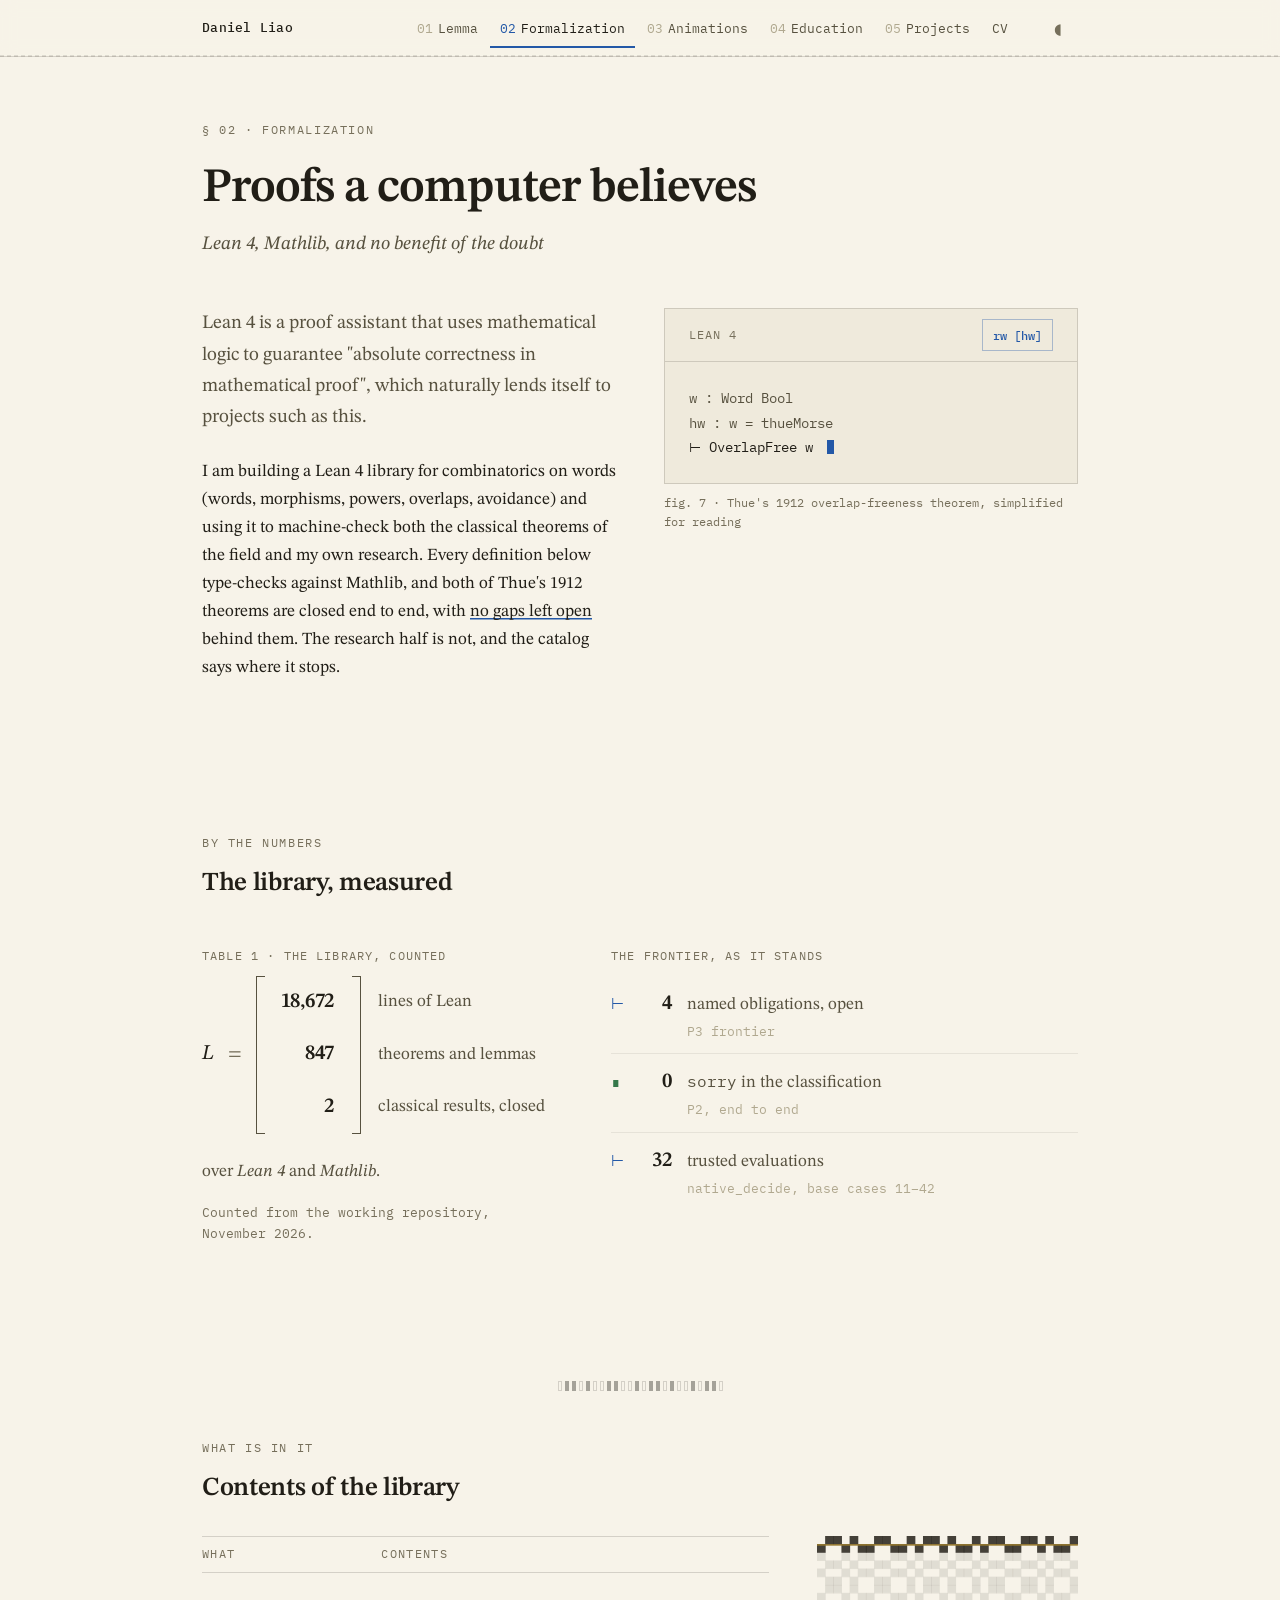
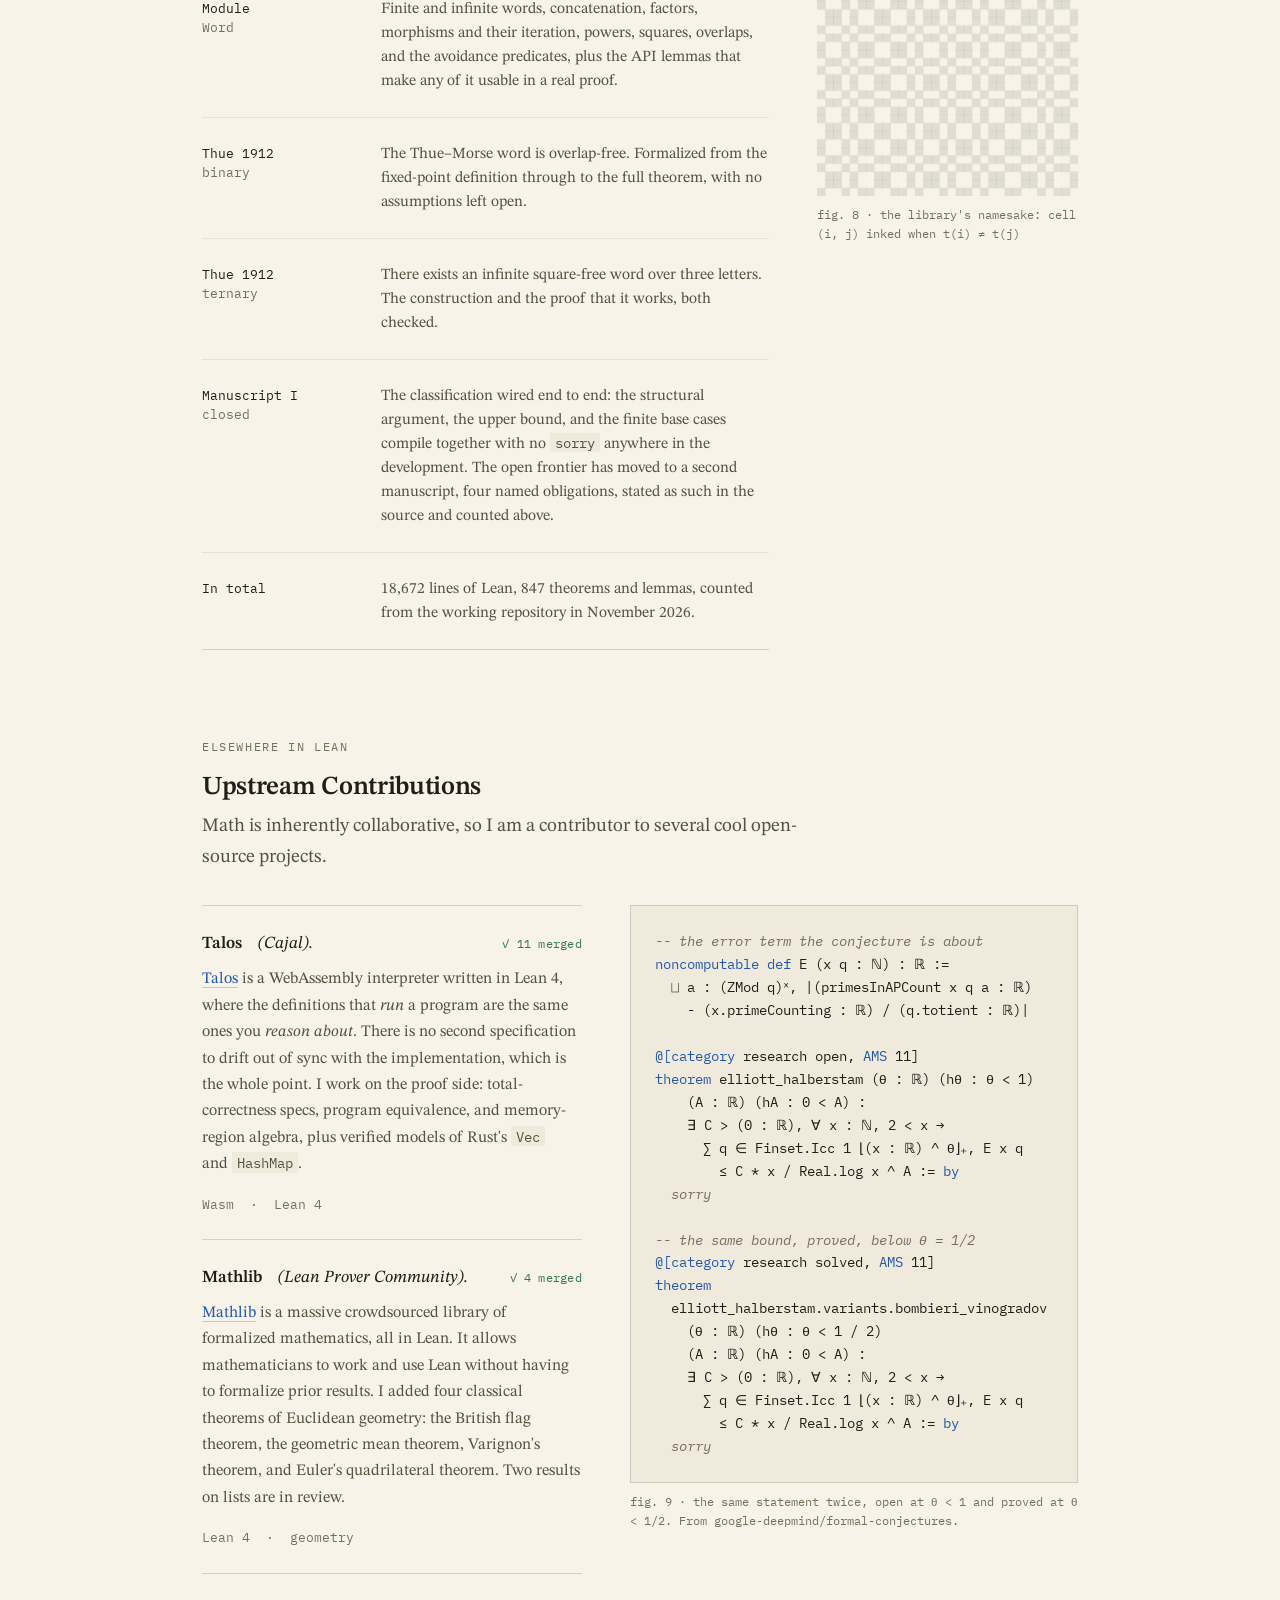
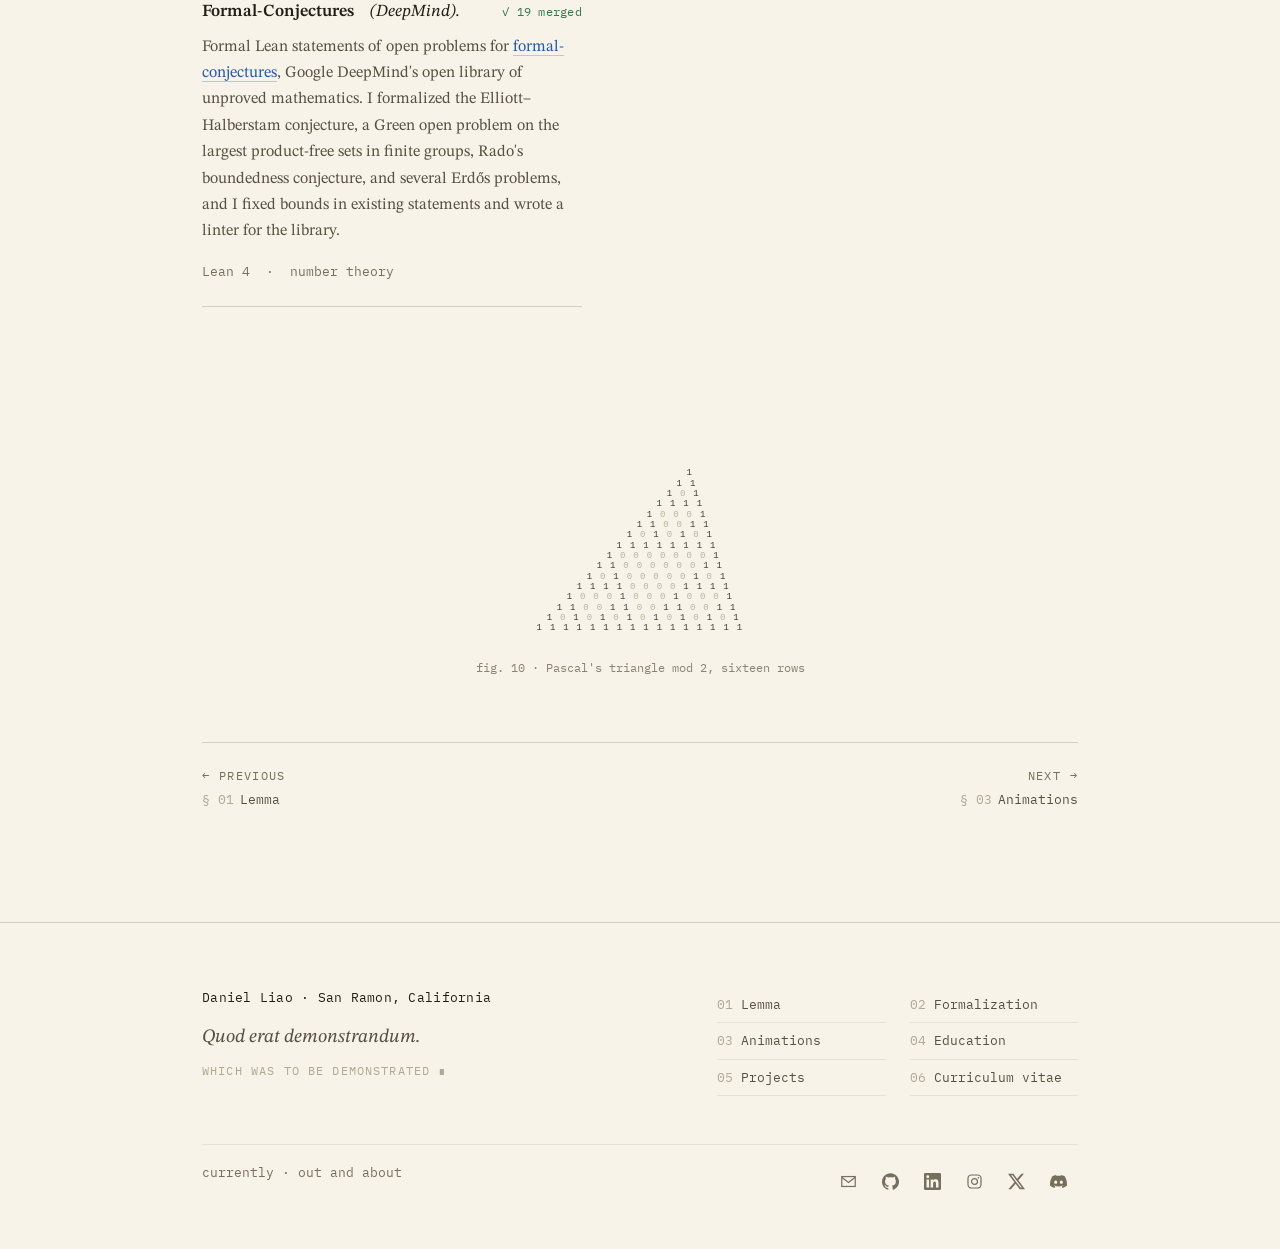
<file: lean.html>
<!DOCTYPE html>
<html lang="en">
<head>
<meta charset="utf-8">
<meta name="viewport" content="width=device-width, initial-scale=1">
<title>Formalization · Daniel Liao</title>
<meta name="description" content="Formal verification in Lean 4: a library for combinatorics on words, machine-checked classical theorems, and research-level proofs under construction.">
<meta property="og:title" content="Formalization · Daniel Liao">
<meta property="og:description" content="A Lean 4 library for combinatorics on words, and machine-checked classical theorems.">
<meta property="og:type" content="website">
<meta property="og:image" content="https://theebayuser.github.io/assets/og.png">
<meta property="og:url" content="https://theebayuser.github.io/lean.html">
<meta name="twitter:card" content="summary_large_image">
<meta name="twitter:image" content="https://theebayuser.github.io/assets/og.png">
<meta name="theme-color" content="#F7F3E9" media="(prefers-color-scheme: light)">
<meta name="theme-color" content="#101319" media="(prefers-color-scheme: dark)">
<link rel="icon" href="data:image/svg+xml,%3Csvg xmlns='http://www.w3.org/2000/svg' viewBox='0 0 16 16'%3E%3Crect width='16' height='16' fill='%23F7F3E9'/%3E%3Cg fill='%23211E17'%3E%3Crect x='4.5' y='.5' width='3' height='3'/%3E%3Crect x='8.5' y='.5' width='3' height='3'/%3E%3Crect x='.5' y='4.5' width='3' height='3'/%3E%3Crect x='12.5' y='4.5' width='3' height='3'/%3E%3Crect x='.5' y='8.5' width='3' height='3'/%3E%3Crect x='12.5' y='8.5' width='3' height='3'/%3E%3Crect x='4.5' y='12.5' width='3' height='3'/%3E%3Crect x='8.5' y='12.5' width='3' height='3'/%3E%3C/g%3E%3C/svg%3E">
<link rel="preconnect" href="https://fonts.googleapis.com">
<link rel="preconnect" href="https://fonts.gstatic.com" crossorigin>
<link href="https://fonts.googleapis.com/css2?family=IBM+Plex+Mono:wght@400;500&family=STIX+Two+Text:ital,wght@0,400;0,600;1,400;1,600&display=swap" rel="stylesheet">
<link rel="stylesheet" href="css/paper.css">
</head>
<body>
<a class="skip-link" href="#main">Skip to content</a>

<header class="topbar">
  <div class="topbar-inner">
    <a class="brand" href="index.html">Daniel&nbsp;Liao</a>
    <nav class="nav" aria-label="Sections">
      <a href="research.html"><span class="num">01</span>Lemma</a>
      <a href="lean.html" aria-current="page"><span class="num">02</span>Formalization</a>
      <a href="manim.html"><span class="num">03</span>Animations</a>
      <a href="education.html"><span class="num">04</span>Education</a>
      <a href="projects.html"><span class="num">05</span>Projects</a>
      <a href="cv.pdf" target="_blank" rel="noopener">CV</a>
    </nav>
    <button class="board-toggle" type="button" data-board-toggle
      aria-pressed="false" aria-label="Toggle night board">&#9686;</button>
    <div class="progress" data-progress aria-hidden="true"></div>
  </div>
</header>

<main id="main">
  <div class="page">

    <div class="titleblock" style="text-align: left; padding-bottom: var(--s5);">
      <p class="kicker">§ 02 · Formalization</p>
      <h1 class="display" style="font-size: clamp(34px, 5vw, 48px);">Proofs a computer believes</h1>
      <p class="byline">Lean 4, Mathlib, and no benefit of the doubt</p>
    </div>

    <section class="section" style="padding-top: 0;">
      <div class="grid-2">
        <div class="prose stack">
          <p class="lede">Lean 4 is a proof assistant that uses mathematical logic to guarantee "absolute correctness in mathematical proof", which naturally lends itself to projects such as this.</p>
          <p>I am building a Lean 4 library for combinatorics on words (words, morphisms, powers,
          overlaps, avoidance) and using it to machine-check both the classical theorems of the field
          and my own research. Every definition below type-checks against Mathlib, and both of Thue's
          1912 theorems are closed end to end, with <em class="uline">no gaps left open</em> behind them.
          The research half is not, and the catalog says where it stops.</p>
        </div>

        <div>
          <div class="goal">
            <div class="goal-bar"><span>Lean&nbsp;4</span><span class="goal-label" style="margin-left:auto">goal state</span></div>
<div class="goal-body"><span class="hyp">w : Word Bool
hw : w = thueMorse</span>
<span class="goal-target"><span class="turn">⊢</span> OverlapFree w</span></div>
            <div class="goal-ok"><span>No goals. ∎</span></div>
          </div>
          <p class="figcap">fig. 7 · Thue's 1912 overlap-freeness theorem, simplified for reading</p>
        </div>
      </div>
    </section>

    <section class="section" style="padding-top: var(--s6);">
      <div class="section-head" data-reveal>
        <p class="kicker">By the numbers</p>
        <h2>The library, measured</h2>
      </div>
      <div class="numrow">
        <div class="vecf">
          <p class="tabcap" id="tab-library">Table 1 &#183; the library, counted</p>
          <div class="vecf-row">
            <span class="vecf-name" aria-hidden="true">L</span>
            <span class="vecf-rel" aria-hidden="true">=</span>
            <div class="vecf-body">
              <table aria-labelledby="tab-library">
                <colgroup><col class="cv"><col></colgroup>
                <tbody>
                  <tr><td class="v" data-count="18672">18,672</td><th scope="row">lines of Lean</th></tr>
                  <tr><td class="v" data-count="847">847</td><th scope="row">theorems and lemmas</th></tr>
                  <tr><td class="v" data-count="2">2</td><th scope="row">classical results, closed</th></tr>
                </tbody>
              </table>
            </div>
          </div>
          <p class="vecf-where">over <em>Lean&nbsp;4</em> and <em>Mathlib</em>.</p>
          <p class="tabnote">Counted from the working repository, November 2026.</p>
        </div>

        <!-- The vector is what is finished; this is what is still moving, in
             Lean's own marks: ⊢ a goal still to prove, ∎ one already closed.
             The third row discloses the trust base rather than hiding it,
             per the library's own rule that a "machine-verified" claim is
             incomplete without the axioms it actually rests on. -->
        <div class="goals">
          <p class="tabcap" id="tab-goals">The frontier, as it stands</p>
          <table aria-labelledby="tab-goals">
            <tbody>
              <tr>
                <td class="gl-mark" aria-hidden="true">&#8866;</td>
                <td class="v" data-count="4">4</td>
                <th scope="row">named obligations, open<span class="gl-where">P3 frontier</span></th>
              </tr>
              <tr>
                <td class="gl-mark gl-qed" aria-hidden="true">&#8718;</td>
                <td class="v" data-count="0">0</td>
                <th scope="row"><code>sorry</code> in the classification<span class="gl-where">P2, end to end</span></th>
              </tr>
              <tr>
                <td class="gl-mark" aria-hidden="true">&#8866;</td>
                <td class="v" data-count="32">32</td>
                <th scope="row">trusted evaluations<span class="gl-where">native_decide, base cases 11&#8211;42</span></th>
              </tr>
            </tbody>
          </table>
        </div>
      </div>
    </section>

    <div class="tm" data-n="24"></div>

    <section class="section" style="padding-top: 0;">
      <div class="section-head" data-reveal>
        <p class="kicker">What is in it</p>
        <h2>Contents of the library</h2>
      </div>

      <div class="catalog-rail">
        <div class="catalog" data-reveal-group>
          <div class="cat-head">
            <span>What</span><span>Contents</span>
          </div>

          <div class="cat-row">
            <span class="cat-what">Module <i>Word</i></span>
            <span class="cat-body">Finite and infinite words, concatenation, factors, morphisms and
            their iteration, powers, squares, overlaps, and the avoidance predicates, plus the API
            lemmas that make any of it usable in a real proof.</span>
          </div>

          <div class="cat-row">
            <span class="cat-what">Thue 1912 <i>binary</i></span>
            <span class="cat-body">The Thue&#8211;Morse word is overlap-free. Formalized from the
            fixed-point definition through to the full theorem, with no assumptions left open.</span>
          </div>

          <div class="cat-row">
            <span class="cat-what">Thue 1912 <i>ternary</i></span>
            <span class="cat-body">There exists an infinite square-free word over three letters. The
            construction and the proof that it works, both checked.</span>
          </div>

          <div class="cat-row">
            <span class="cat-what">Manuscript I <i>closed</i></span>
            <span class="cat-body">The classification wired end to end: the structural argument, the
            upper bound, and the finite base cases compile together with no <code>sorry</code>
            anywhere in the development. The open frontier has moved to a second manuscript,
            four named obligations, stated as such in the source and counted above.</span>
          </div>

          <div class="cat-foot">
            <span class="cat-what">In total</span>
            <span class="cat-body">18,672 lines of Lean, 847 theorems and lemmas, counted from the
            working repository in November 2026.</span>
          </div>
        </div>

        <div data-reveal>
          <div class="canvas-wrap" style="aspect-ratio: 1;">
            <canvas id="figure-tmgrid" role="img"
              aria-label="A 32 by 32 grid, inked where two copies of the Thue-Morse word disagree, forming a self-similar pattern."></canvas>
          </div>
          <p class="figcap">fig. 8 &#183; the library's namesake: cell (i, j) inked when t(i) &#8800; t(j)</p>
        </div>
      </div>

    </section>

    <section class="section" style="padding-top: 0;" id="talos">
      <div class="section-head" data-reveal>
        <p class="kicker">Elsewhere in Lean</p>
        <h2>Upstream Contributions</h2>
        <p class="prose lede">Math is inherently collaborative, so I am a contributor to several cool open-source projects.</p>
      </div>

      <div class="figure-row listing" style="align-items: start;">
      <div data-reveal-group>
        <div class="env">
          <div class="env-head">
            <span class="env-kind">Talos</span>
            <span class="env-name">(Cajal).</span>
            <span class="env-status done">✓ 11 merged</span>
          </div>
          <p class="env-body"><a href="https://github.com/theebayuser/talos" target="_blank" rel="noopener">Talos</a>
          is a WebAssembly interpreter written in Lean 4, where the definitions that
          <em>run</em> a program are the same ones you <em>reason about</em>. There is no second
          specification to drift out of sync with the implementation, which is the whole point.
          I work on the proof side: total-correctness specs, program equivalence, and memory-region
          algebra, plus verified models of Rust's <code>Vec</code> and <code>HashMap</code>.</p>
          <p class="env-foot"><span>Wasm</span><span>&#183;</span><span>Lean 4</span></p>
        </div>

        <div class="env">
          <div class="env-head">
            <span class="env-kind">Mathlib</span>
            <span class="env-name">(Lean Prover Community).</span>
            <span class="env-status done">✓ 4 merged</span>
          </div>
          <p class="env-body">
          <a href="https://github.com/leanprover-community/mathlib4/pulls/theebayuser" target="_blank" rel="noopener">Mathlib</a>
          is a massive crowdsourced library of formalized mathematics, all in Lean. It allows mathematicians to work and use Lean
          without having to formalize prior results. I added four classical theorems of Euclidean
          geometry: the British flag theorem, the geometric mean theorem, Varignon's theorem, and
          Euler's quadrilateral theorem. Two results on lists are in review.</p>
          <p class="env-foot"><span>Lean 4</span><span>&#183;</span><span>geometry</span></p>
        </div>

        <div class="env" style="border-bottom: 1px solid var(--rule);">
          <div class="env-head">
            <span class="env-kind">Formal-Conjectures</span>
            <span class="env-name">(DeepMind).</span>
            <span class="env-status done">✓ 19 merged</span>
          </div>
          <p class="env-body">Formal Lean statements of open problems for
          <a href="https://github.com/google-deepmind/formal-conjectures" target="_blank" rel="noopener">formal-conjectures</a>,
          Google DeepMind's open library of unproved mathematics. I formalized the
          Elliott&#8211;Halberstam conjecture, a Green open problem on the largest product-free sets in
          finite groups, Rado's boundedness conjecture, and several Erdős problems, and I fixed
          bounds in existing statements and wrote a linter for the library. </p>
          <p class="env-foot"><span>Lean 4</span><span>&#183;</span><span>number theory</span></p>
        </div>
      </div>

        <div class="stack" data-reveal style="position: sticky; top: var(--s5);">
          <div class="code"><span class="cm">-- the error term the conjecture is about</span>
<span class="kw">noncomputable def</span> E (x q : ℕ) : ℝ :=
  ⨆ a : (ZMod q)ˣ, |(primesInAPCount x q a : ℝ)
    - (x.primeCounting : ℝ) / (q.totient : ℝ)|

<span class="kw">@[category</span> research open, <span class="kw">AMS</span> 11]
<span class="kw">theorem</span> elliott_halberstam (θ : ℝ) (hθ : θ &lt; 1)
    (A : ℝ) (hA : 0 &lt; A) :
    ∃ C &gt; (0 : ℝ), ∀ x : ℕ, 2 &lt; x →
      ∑ q ∈ Finset.Icc 1 ⌊(x : ℝ) ^ θ⌋₊, E x q
        ≤ C * x / Real.log x ^ A := <span class="kw">by</span>
  <span class="cm">sorry</span>

<span class="cm">-- the same bound, proved, below θ = 1/2</span>
<span class="kw">@[category</span> research solved, <span class="kw">AMS</span> 11]
<span class="kw">theorem</span>
  elliott_halberstam.variants.bombieri_vinogradov
    (θ : ℝ) (hθ : θ &lt; 1 / 2)
    (A : ℝ) (hA : 0 &lt; A) :
    ∃ C &gt; (0 : ℝ), ∀ x : ℕ, 2 &lt; x →
      ∑ q ∈ Finset.Icc 1 ⌊(x : ℝ) ^ θ⌋₊, E x q
        ≤ C * x / Real.log x ^ A := <span class="kw">by</span>
  <span class="cm">sorry</span></div>
          <p class="figcap">fig. 9 · the same statement twice, open at θ &lt; 1 and proved at
          θ &lt; 1/2. From google-deepmind/formal-conjectures.</p>
        </div>
      </div>
    </section>

  </div>

  <div class="page">
    <div class="tailpiece">
      <pre class="sierpinski" aria-label="Pascal's triangle modulo 2 for sixteen rows, forming a Sierpinski triangle of ones and zeros.">&nbsp;&nbsp;&nbsp;&nbsp;&nbsp;&nbsp;&nbsp;&nbsp;&nbsp;&nbsp;&nbsp;&nbsp;&nbsp;&nbsp;&nbsp;<b>1</b>
&nbsp;&nbsp;&nbsp;&nbsp;&nbsp;&nbsp;&nbsp;&nbsp;&nbsp;&nbsp;&nbsp;&nbsp;&nbsp;&nbsp;<b>1</b> <b>1</b>
&nbsp;&nbsp;&nbsp;&nbsp;&nbsp;&nbsp;&nbsp;&nbsp;&nbsp;&nbsp;&nbsp;&nbsp;&nbsp;<b>1</b> 0 <b>1</b>
&nbsp;&nbsp;&nbsp;&nbsp;&nbsp;&nbsp;&nbsp;&nbsp;&nbsp;&nbsp;&nbsp;&nbsp;<b>1</b> <b>1</b> <b>1</b> <b>1</b>
&nbsp;&nbsp;&nbsp;&nbsp;&nbsp;&nbsp;&nbsp;&nbsp;&nbsp;&nbsp;&nbsp;<b>1</b> 0 0 0 <b>1</b>
&nbsp;&nbsp;&nbsp;&nbsp;&nbsp;&nbsp;&nbsp;&nbsp;&nbsp;&nbsp;<b>1</b> <b>1</b> 0 0 <b>1</b> <b>1</b>
&nbsp;&nbsp;&nbsp;&nbsp;&nbsp;&nbsp;&nbsp;&nbsp;&nbsp;<b>1</b> 0 <b>1</b> 0 <b>1</b> 0 <b>1</b>
&nbsp;&nbsp;&nbsp;&nbsp;&nbsp;&nbsp;&nbsp;&nbsp;<b>1</b> <b>1</b> <b>1</b> <b>1</b> <b>1</b> <b>1</b> <b>1</b> <b>1</b>
&nbsp;&nbsp;&nbsp;&nbsp;&nbsp;&nbsp;&nbsp;<b>1</b> 0 0 0 0 0 0 0 <b>1</b>
&nbsp;&nbsp;&nbsp;&nbsp;&nbsp;&nbsp;<b>1</b> <b>1</b> 0 0 0 0 0 0 <b>1</b> <b>1</b>
&nbsp;&nbsp;&nbsp;&nbsp;&nbsp;<b>1</b> 0 <b>1</b> 0 0 0 0 0 <b>1</b> 0 <b>1</b>
&nbsp;&nbsp;&nbsp;&nbsp;<b>1</b> <b>1</b> <b>1</b> <b>1</b> 0 0 0 0 <b>1</b> <b>1</b> <b>1</b> <b>1</b>
&nbsp;&nbsp;&nbsp;<b>1</b> 0 0 0 <b>1</b> 0 0 0 <b>1</b> 0 0 0 <b>1</b>
&nbsp;&nbsp;<b>1</b> <b>1</b> 0 0 <b>1</b> <b>1</b> 0 0 <b>1</b> <b>1</b> 0 0 <b>1</b> <b>1</b>
&nbsp;<b>1</b> 0 <b>1</b> 0 <b>1</b> 0 <b>1</b> 0 <b>1</b> 0 <b>1</b> 0 <b>1</b> 0 <b>1</b>
<b>1</b> <b>1</b> <b>1</b> <b>1</b> <b>1</b> <b>1</b> <b>1</b> <b>1</b> <b>1</b> <b>1</b> <b>1</b> <b>1</b> <b>1</b> <b>1</b> <b>1</b> <b>1</b></pre>
      <p class="figcap">fig. 10 · Pascal's triangle mod 2, sixteen rows</p>
    </div>
    <nav class="pager" aria-label="Sections, in order">
      <a class="to-prev" href="research.html" rel="prev">
        <span class="dir">&#8592; Previous</span>
        <span class="where"><span class="n">&#167;&nbsp;01</span>Lemma</span>
      </a>
      <a class="to-next" href="manim.html" rel="next">
        <span class="dir">Next &#8594;</span>
        <span class="where"><span class="n">&#167;&nbsp;03</span>Animations</span>
      </a>
    </nav>

  </div>
</main>

<footer class="foot">
  <div class="page">
    <div class="foot-grid">
      <div>
        <p class="foot-sig">Daniel Liao &#183; San Ramon, California</p>
        <blockquote class="foot-quote">
          <p>Quod erat demonstrandum.</p>
          <footer>which was to be demonstrated &#8718;</footer>
        </blockquote>
      </div>
      <nav class="foot-nav" aria-label="Sections">
      <a href="research.html"><span class="num">01</span>Lemma</a>
      <a href="lean.html"><span class="num">02</span>Formalization</a>
      <a href="manim.html"><span class="num">03</span>Animations</a>
      <a href="education.html"><span class="num">04</span>Education</a>
      <a href="projects.html"><span class="num">05</span>Projects</a>
      <a href="cv.pdf"><span class="num">06</span>Curriculum vitae</a>
      </nav>
    </div>
    <div class="foot-rule">
      <p class="meta">currently &#183; <span data-now>out and about</span></p>
      <div class="foot-contact">
        <a href="mailto:OMSIDaniel@gmail.com" aria-label="Email"><svg viewBox="0 0 24 24" fill="none" stroke="currentColor" stroke-width="1.7" aria-hidden="true"><rect x="2.5" y="5" width="19" height="14"/><path d="m2.5 6 9.5 7.5L21.5 6"/></svg></a>
        <a href="https://github.com/theebayuser" aria-label="GitHub" target="_blank" rel="noopener"><svg viewBox="0 0 24 24" fill="currentColor" aria-hidden="true"><path d="M12 .297c-6.63 0-12 5.373-12 12 0 5.303 3.438 9.8 8.205 11.385.6.113.82-.258.82-.577 0-.285-.01-1.04-.015-2.04-3.338.724-4.042-1.61-4.042-1.61C4.422 18.07 3.633 17.7 3.633 17.7c-1.087-.744.084-.729.084-.729 1.205.084 1.838 1.236 1.838 1.236 1.07 1.835 2.809 1.305 3.495.998.108-.776.417-1.305.76-1.605-2.665-.3-5.466-1.332-5.466-5.93 0-1.31.465-2.38 1.235-3.22-.135-.303-.54-1.523.105-3.176 0 0 1.005-.322 3.3 1.23.96-.267 1.98-.399 3-.405 1.02.006 2.04.138 3 .405 2.28-1.552 3.285-1.23 3.285-1.23.645 1.653.24 2.873.12 3.176.765.84 1.23 1.91 1.23 3.22 0 4.61-2.805 5.625-5.475 5.92.42.36.81 1.096.81 2.22 0 1.606-.015 2.896-.015 3.286 0 .315.21.69.825.57C20.565 22.092 24 17.592 24 12.297c0-6.627-5.373-12-12-12"/></svg></a>
        <a href="https://www.linkedin.com/in/daniel-liao-ca/" aria-label="LinkedIn" target="_blank" rel="noopener"><svg viewBox="0 0 24 24" fill="currentColor" aria-hidden="true"><path d="M20.447 20.452h-3.554v-5.569c0-1.328-.027-3.037-1.852-3.037-1.853 0-2.136 1.445-2.136 2.939v5.667H9.351V9h3.414v1.561h.046c.477-.9 1.637-1.85 3.37-1.85 3.601 0 4.267 2.37 4.267 5.455v6.286zM5.337 7.433a2.062 2.062 0 1 1 0-4.124 2.062 2.062 0 0 1 0 4.124zm1.782 13.019H3.555V9h3.564v11.452zM22.225 0H1.771C.792 0 0 .774 0 1.729v20.542C0 23.227.792 24 1.771 24h20.451C23.2 24 24 23.227 24 22.271V1.729C24 .774 23.2 0 22.222 0z"/></svg></a>
        <a href="https://www.instagram.com/theebayuser/" aria-label="Instagram" target="_blank" rel="noopener"><svg viewBox="0 0 24 24" fill="none" stroke="currentColor" stroke-width="1.7" aria-hidden="true"><rect x="2.8" y="2.8" width="18.4" height="18.4" rx="5"/><circle cx="12" cy="12" r="4.2"/><circle cx="17.4" cy="6.6" r="1.1" fill="currentColor" stroke="none"/></svg></a>
        <a href="https://x.com/theebayuser" aria-label="X" target="_blank" rel="noopener"><svg viewBox="0 0 24 24" fill="currentColor" aria-hidden="true"><path d="M18.901 1.153h3.68l-8.04 9.19L24 22.846h-7.406l-5.8-7.584-6.638 7.584H.474l8.6-9.83L0 1.154h7.594l5.243 6.932zM17.61 20.644h2.039L6.486 3.24H4.298z"/></svg></a>
        <span class="foot-copy" data-copy="ebayuser" title="Discord: ebayuser (click to copy)" aria-label="Discord username ebayuser, click to copy"><svg viewBox="0 0 24 24" fill="currentColor" aria-hidden="true"><path d="M20.317 4.3698a19.7913 19.7913 0 00-4.8851-1.5152.0741.0741 0 00-.0785.0371c-.211.3753-.4447.8648-.6083 1.2495-1.8447-.2762-3.68-.2762-5.4868 0-.1636-.3933-.4058-.8742-.6177-1.2495a.077.077 0 00-.0785-.037 19.7363 19.7363 0 00-4.8852 1.515.0699.0699 0 00-.0321.0277C.5334 9.0458-.319 13.5799.0992 18.0578a.0824.0824 0 00.0312.0561c2.0528 1.5076 4.0413 2.4228 5.9929 3.0294a.0777.0777 0 00.0842-.0276c.4616-.6304.8731-1.2952 1.226-1.9942a.076.076 0 00-.0416-.1057c-.6528-.2476-1.2743-.5495-1.8722-.8923a.077.077 0 01-.0076-.1277c.1258-.0943.2517-.1923.3718-.2914a.0743.0743 0 01.0776-.0105c3.9278 1.7933 8.18 1.7933 12.0614 0a.0739.0739 0 01.0785.0095c.1202.099.246.1981.3728.2924a.077.077 0 01-.0066.1276 12.2986 12.2986 0 01-1.873.8914.0766.0766 0 00-.0407.1067c.3604.698.7719 1.3628 1.225 1.9932a.076.076 0 00.0842.0286c1.961-.6067 3.9495-1.5219 6.0023-3.0294a.077.077 0 00.0313-.0552c.5004-5.177-.8382-9.6739-3.5485-13.6604a.061.061 0 00-.0312-.0286zM8.02 15.3312c-1.1825 0-2.1569-1.0857-2.1569-2.419 0-1.3332.9555-2.4189 2.157-2.4189 1.2108 0 2.1757 1.0952 2.1568 2.419 0 1.3332-.9555 2.4189-2.1569 2.4189zm7.9748 0c-1.1825 0-2.1569-1.0857-2.1569-2.419 0-1.3332.9554-2.4189 2.1569-2.4189 1.2108 0 2.1757 1.0952 2.1568 2.419 0 1.3332-.946 2.4189-2.1568 2.4189Z"/></svg></span>
      </div>
    </div>
  </div>
</footer>

<script src="js/site.js"></script>
</body>
</html>
</file>
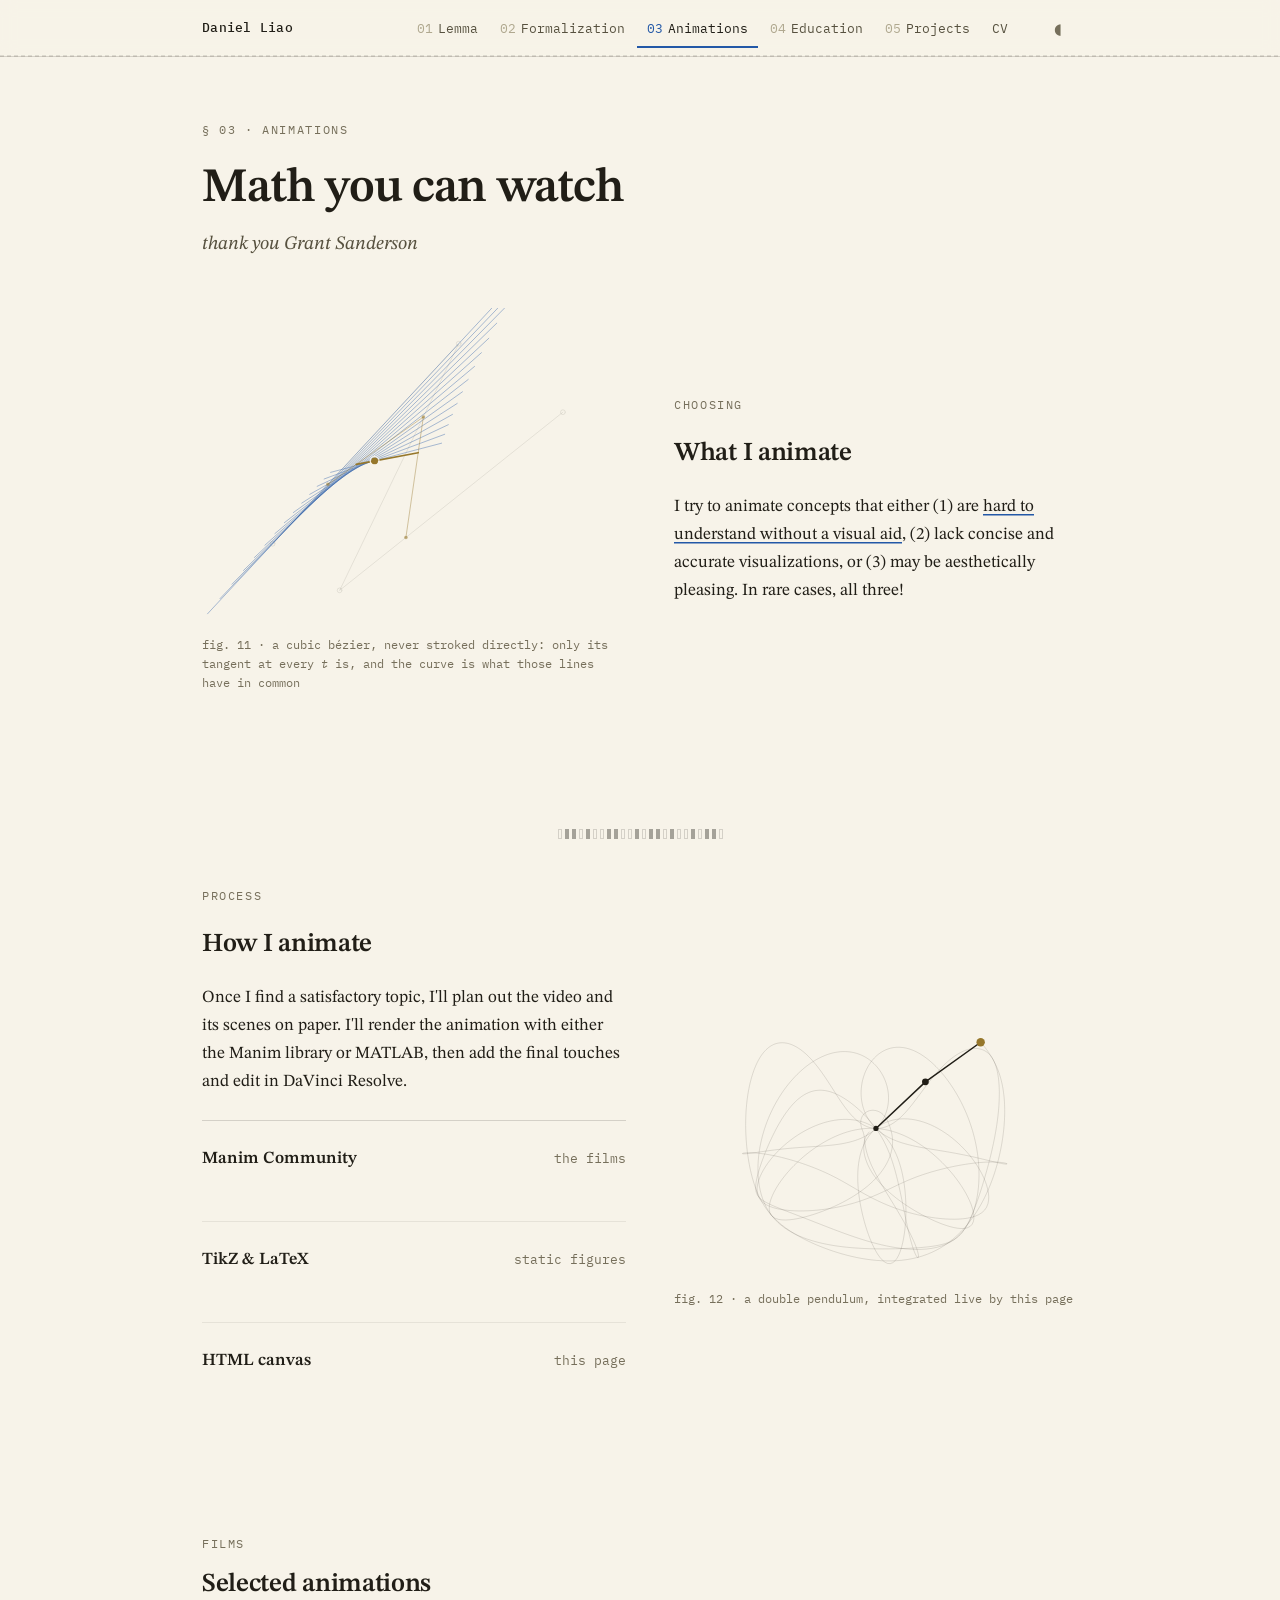
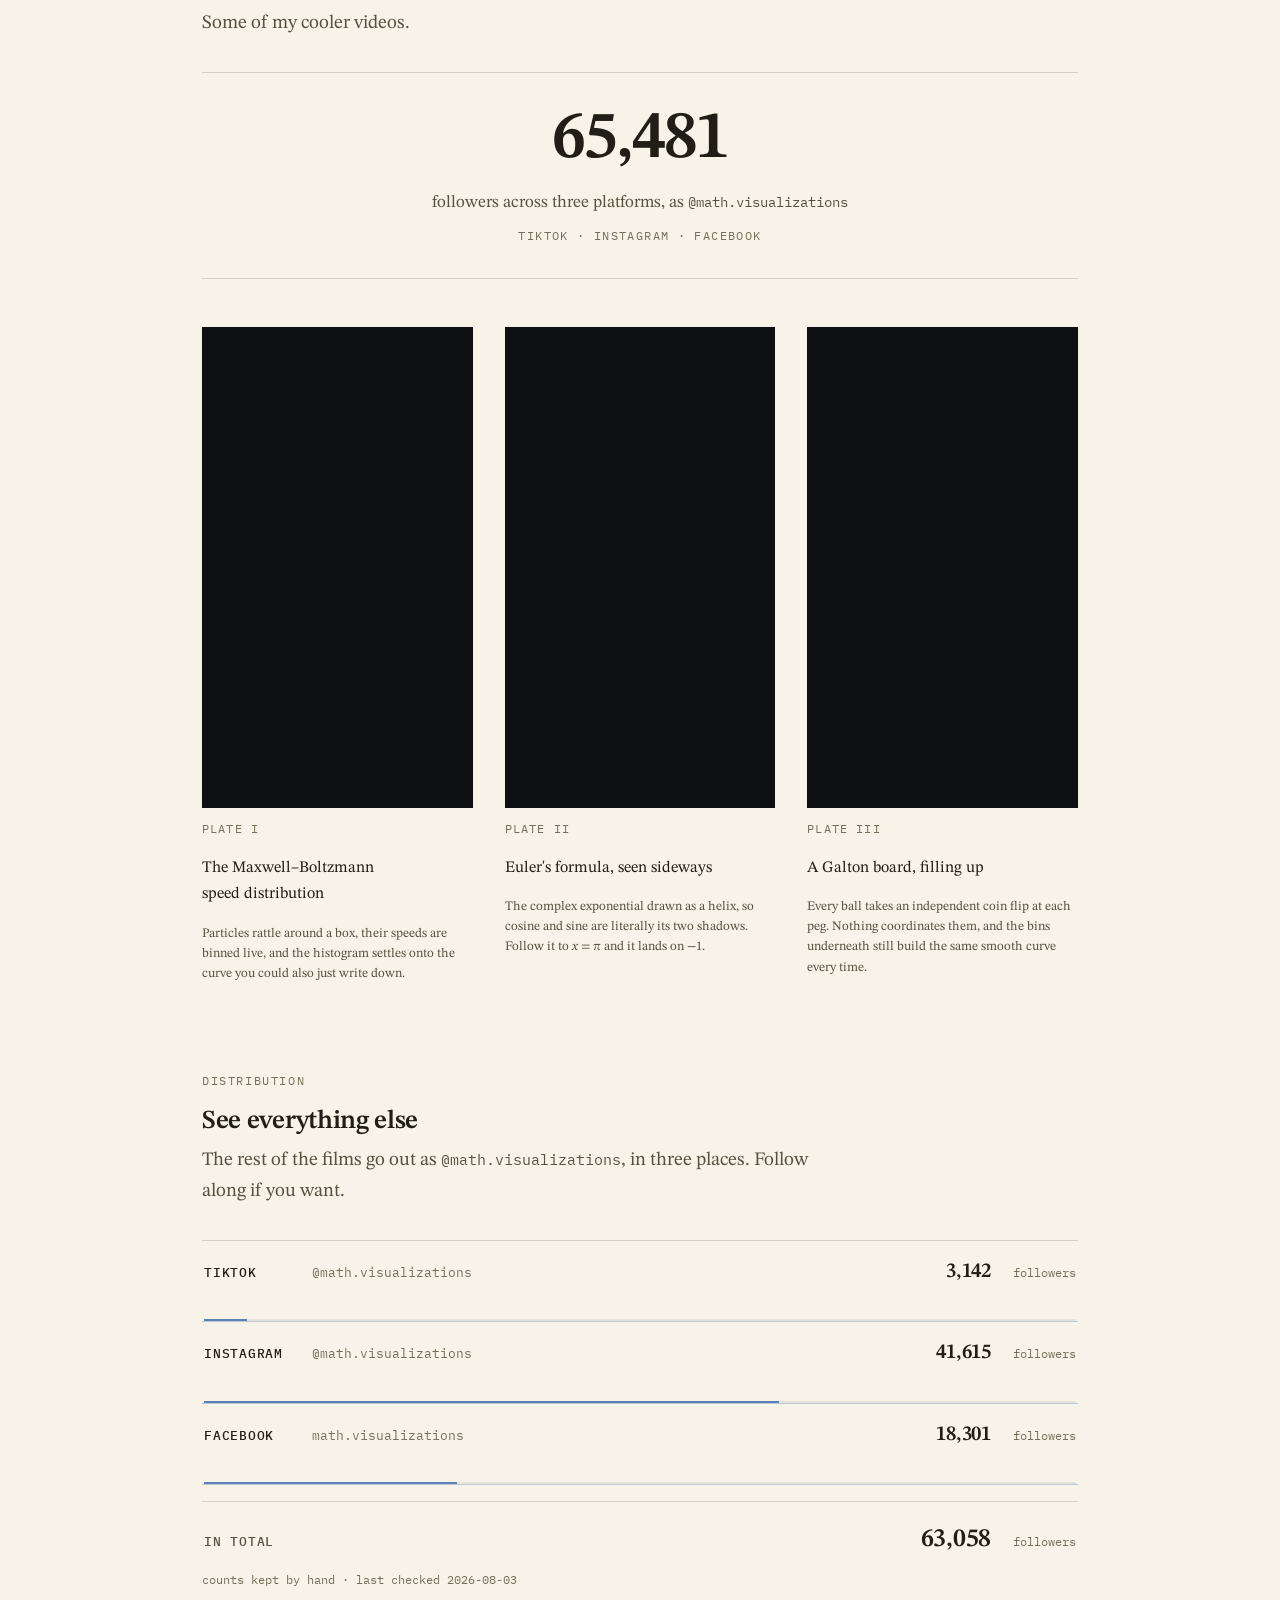
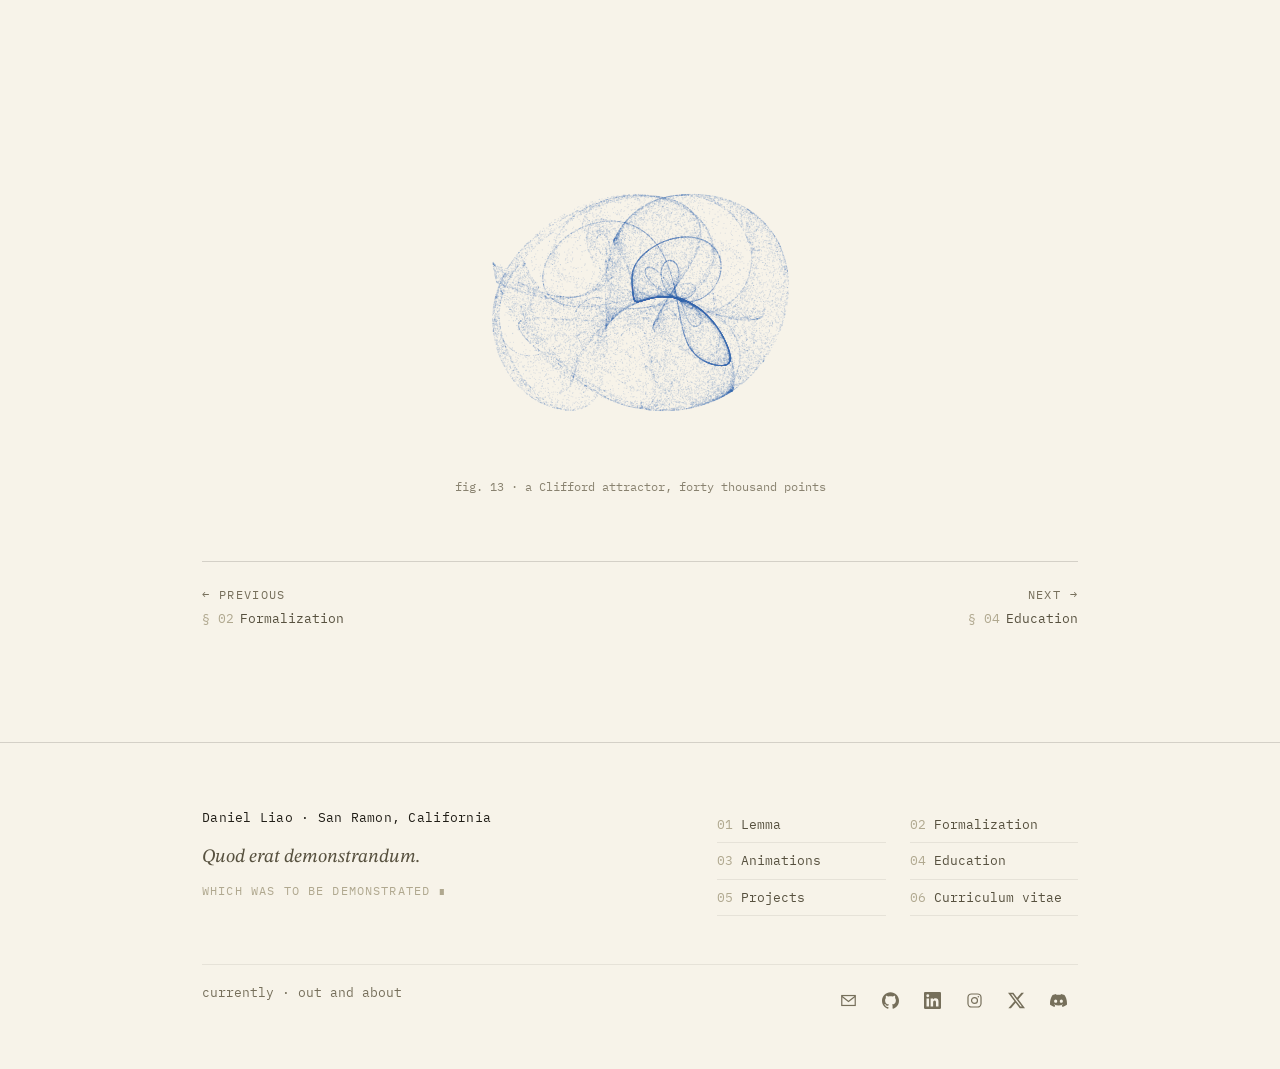
<file: manim.html>
<!DOCTYPE html>
<html lang="en">
<head>
<meta charset="utf-8">
<meta name="viewport" content="width=device-width, initial-scale=1">
<title>Animations · Daniel Liao</title>
<meta name="description" content="Mathematical animation with Manim: what is worth animating, how it gets made, and the films themselves.">
<meta property="og:title" content="Animations · Daniel Liao">
<meta property="og:description" content="Animating the ideas that need a visual aid, plus figures this page draws for itself.">
<meta property="og:type" content="website">
<meta property="og:image" content="https://theebayuser.github.io/assets/og.png">
<meta property="og:url" content="https://theebayuser.github.io/manim.html">
<meta name="twitter:card" content="summary_large_image">
<meta name="twitter:image" content="https://theebayuser.github.io/assets/og.png">
<meta name="theme-color" content="#F7F3E9" media="(prefers-color-scheme: light)">
<meta name="theme-color" content="#101319" media="(prefers-color-scheme: dark)">
<link rel="icon" href="data:image/svg+xml,%3Csvg xmlns='http://www.w3.org/2000/svg' viewBox='0 0 16 16'%3E%3Crect width='16' height='16' fill='%23F7F3E9'/%3E%3Cg fill='%23211E17'%3E%3Crect x='4.5' y='.5' width='3' height='3'/%3E%3Crect x='8.5' y='.5' width='3' height='3'/%3E%3Crect x='.5' y='4.5' width='3' height='3'/%3E%3Crect x='12.5' y='4.5' width='3' height='3'/%3E%3Crect x='.5' y='8.5' width='3' height='3'/%3E%3Crect x='12.5' y='8.5' width='3' height='3'/%3E%3Crect x='4.5' y='12.5' width='3' height='3'/%3E%3Crect x='8.5' y='12.5' width='3' height='3'/%3E%3C/g%3E%3C/svg%3E">
<link rel="preconnect" href="https://fonts.googleapis.com">
<link rel="preconnect" href="https://fonts.gstatic.com" crossorigin>
<link href="https://fonts.googleapis.com/css2?family=IBM+Plex+Mono:wght@400;500&family=STIX+Two+Text:ital,wght@0,400;0,600;1,400;1,600&display=swap" rel="stylesheet">
<link rel="stylesheet" href="css/paper.css">
</head>
<body>
<a class="skip-link" href="#main">Skip to content</a>

<header class="topbar">
  <div class="topbar-inner">
    <a class="brand" href="index.html">Daniel&nbsp;Liao</a>
    <nav class="nav" aria-label="Sections">
      <a href="research.html"><span class="num">01</span>Lemma</a>
      <a href="lean.html"><span class="num">02</span>Formalization</a>
      <a href="manim.html" aria-current="page"><span class="num">03</span>Animations</a>
      <a href="education.html"><span class="num">04</span>Education</a>
      <a href="projects.html"><span class="num">05</span>Projects</a>
      <a href="cv.pdf" target="_blank" rel="noopener">CV</a>
    </nav>
    <button class="board-toggle" type="button" data-board-toggle
      aria-pressed="false" aria-label="Toggle night board">&#9686;</button>
    <div class="progress" data-progress aria-hidden="true"></div>
  </div>
</header>

<main id="main">
  <div class="page">

    <div class="titleblock" style="text-align: left; padding-bottom: var(--s5);">
      <p class="kicker">§ 03 · Animations</p>
      <h1 class="display" style="font-size: clamp(34px, 5vw, 48px);">Math you can watch</h1>
      <p class="byline">thank you Grant Sanderson</p>
    </div>

    <section class="section" style="padding-top: 0;">
      <div class="figure-row">
        <div data-reveal>
          <div class="canvas-wrap">
            <canvas id="figure-bezier" role="img"
              aria-label="A cubic bezier curve, drawn not as a stroked line but as the envelope of its own tangent lines: the second-order de Casteljau segment, swept across every value of t, weaving the curve into view without ever drawing it directly."></canvas>
          </div>
          <p class="figcap">fig. 11 &#183; a cubic b&#233;zier, never stroked directly: only its tangent
          at every <i>t</i> is, and the curve is what those lines have in common</p>
        </div>
        <div class="prose stack" data-reveal>
          <p class="kicker">Choosing</p>
          <h2 style="font-size: var(--fs-h2);">What I animate</h2>
          <p>I try to animate concepts that either (1) are
          <em class="uline">hard to understand without a visual aid</em>, (2) lack concise and accurate
          visualizations, or (3) may be aesthetically pleasing. In rare cases, all three!</p>
        </div>
      </div>
    </section>

    <div class="tm" data-n="24"></div>

    <section class="section" style="padding-top: 0;">
      <div class="figure-row">
        <div class="prose stack" data-reveal>
          <p class="kicker">Process</p>
          <h2 style="font-size: var(--fs-h2);">How I animate</h2>
          <p>Once I find a satisfactory topic, I'll plan out the video and its scenes on paper. I'll
          render the animation with either the Manim library or MATLAB, then add the final touches and
          edit in DaVinci Resolve.</p>
          <div class="entry" style="border-top: 1px solid var(--rule);">
            <div class="entry-head"><span class="r">Manim Community</span><span class="d">the films</span></div>
          </div>
          <div class="entry">
            <div class="entry-head"><span class="r">TikZ &amp; LaTeX</span><span class="d">static figures</span></div>
          </div>
          <div class="entry">
            <div class="entry-head"><span class="r">HTML canvas</span><span class="d">this page</span></div>
          </div>
        </div>
        <div data-reveal>
          <div class="canvas-wrap">
            <canvas id="figure-pendulum" role="img"
              aria-label="A double pendulum: two jointed arms swinging under gravity, the tip leaving a tangled ink trace that never repeats."></canvas>
          </div>
          <p class="figcap">fig. 12 · a double pendulum, integrated live by this page</p>
        </div>
      </div>
    </section>

    <section class="section" style="padding-top: var(--s5);">
      <div class="section-head" data-reveal>
        <p class="kicker">Films</p>
        <h2>Selected animations</h2>
        <p class="prose lede">Some of my cooler videos.</p>
      </div>

      <div class="reach" data-reach data-reveal>
        <p class="reach-n"><span data-reach-total data-count="65481">65,481</span></p>
        <p class="reach-k">followers across three platforms, as
        <span style="font-family: var(--mono); font-size: 14px;">@math.visualizations</span></p>
        <p class="reach-where" data-reach-where>TikTok &#183; Instagram &#183; Facebook</p>
      </div>

      <div class="plates">
        <figure class="plate" style="margin: 0;">
          <video class="plate-frame" data-film muted loop playsinline preload="metadata"
            aria-label="A Maxwell-Boltzmann speed distribution simulation.">
            <source src="assets/video/BoltzmannDistribution.mp4" type="video/mp4">
          </video>
          <figcaption class="plate-cap">
            <p class="pn">Plate I</p>
            <p class="pt">The Maxwell&#8211;Boltzmann speed distribution</p>
            <p class="pd">Particles rattle around a box, their speeds are binned live, and the
            histogram settles onto the curve you could also just write down.</p>
          </figcaption>
        </figure>

        <figure class="plate" style="margin: 0;">
          <video class="plate-frame" data-film muted loop playsinline preload="metadata"
            aria-label="Euler's formula drawn as a helix in three dimensions.">
            <source src="assets/video/EulersFormulaReels.mp4" type="video/mp4">
          </video>
          <figcaption class="plate-cap">
            <p class="pn">Plate II</p>
            <p class="pt">Euler's formula, seen sideways</p>
            <p class="pd">The complex exponential drawn as a helix, so cosine and sine are literally
            its two shadows. Follow it to <em>x</em> = &#960; and it lands on &#8722;1.</p>
          </figcaption>
        </figure>

        <figure class="plate" style="margin: 0;">
          <video class="plate-frame" data-film muted loop playsinline preload="metadata"
            aria-label="A Galton board dropping balls through pegs into bins that build a curve.">
            <source src="assets/video/GaltonBoard.mp4" type="video/mp4">
          </video>
          <figcaption class="plate-cap">
            <p class="pn">Plate III</p>
            <p class="pt">A Galton board, filling up</p>
            <p class="pd">Every ball takes an independent coin flip at each peg. Nothing coordinates
            them, and the bins underneath still build the same smooth curve every time.</p>
          </figcaption>
        </figure>
      </div>
    </section>

    <section class="section" style="padding-top: 0;" id="distribution">
      <div class="section-head" data-reveal>
        <p class="kicker">Distribution</p>
        <h2>See everything else</h2>
        <p class="prose lede">The rest of the films go out as
        <span style="font-family: var(--mono); font-size: 15px;">@math.visualizations</span>, in three
        places. Follow along if you want.</p>
      </div>

      <!-- Each row carries its share of the total as a filled hairline. The
           counts themselves ship as dashes and arrive from data/socials.json,
           but the bars ship at their real widths so no-JS still sees the
           breakdown; JS re-derives the same percentages from that one file, so
           the bars cannot drift from the counts printed beside them. -->
      <div class="ledger" data-ledger>
        <a class="ledger-row" href="https://www.tiktok.com/@math.visualizations"
           target="_blank" rel="noopener" data-platform="tiktok">
          <span class="lg-plat">TikTok</span>
          <span class="lg-handle">@math.visualizations</span>
          <span class="lg-count" data-empty="true">&#183;</span><span class="lg-unit">followers</span>
          <span class="lg-bar" aria-hidden="true"><i style="width: 5.906%"></i></span>
        </a>
        <a class="ledger-row" href="https://www.instagram.com/math.visualizations/"
           target="_blank" rel="noopener" data-platform="instagram">
          <span class="lg-plat">Instagram</span>
          <span class="lg-handle">@math.visualizations</span>
          <span class="lg-count" data-empty="true">&#183;</span><span class="lg-unit">followers</span>
          <span class="lg-bar" aria-hidden="true"><i style="width: 75.045%"></i></span>
        </a>
        <a class="ledger-row" href="https://www.facebook.com/profile/math.visualizations"
           target="_blank" rel="noopener" data-platform="facebook">
          <span class="lg-plat">Facebook</span>
          <span class="lg-handle">math.visualizations</span>
          <span class="lg-count" data-empty="true">&#183;</span><span class="lg-unit">followers</span>
          <span class="lg-bar" aria-hidden="true"><i style="width: 19.049%"></i></span>
        </a>
        <div class="ledger-sum">
          <span class="lg-plat">In total</span>
          <span class="lg-count" data-ledger-total data-empty="true">&#183;</span><span class="lg-unit">followers</span>
        </div>
        <p class="figcap" data-ledger-stamp>counts kept by hand</p>
      </div>
    </section>

    <div class="tailpiece">
      <div class="canvas-wrap">
        <canvas id="figure-attractor" role="img"
          aria-label="A Clifford strange attractor, forty thousand points stippled into a smoke-like density."></canvas>
      </div>
      <p class="figcap">fig. 13 · a Clifford attractor, forty thousand points</p>
    </div>

    <nav class="pager" aria-label="Sections, in order">
      <a class="to-prev" href="lean.html" rel="prev">
        <span class="dir">&#8592; Previous</span>
        <span class="where"><span class="n">&#167;&nbsp;02</span>Formalization</span>
      </a>
      <a class="to-next" href="education.html" rel="next">
        <span class="dir">Next &#8594;</span>
        <span class="where"><span class="n">&#167;&nbsp;04</span>Education</span>
      </a>
    </nav>

  </div>
</main>

<footer class="foot">
  <div class="page">
    <div class="foot-grid">
      <div>
        <p class="foot-sig">Daniel Liao &#183; San Ramon, California</p>
        <blockquote class="foot-quote">
          <p>Quod erat demonstrandum.</p>
          <footer>which was to be demonstrated &#8718;</footer>
        </blockquote>
      </div>
      <nav class="foot-nav" aria-label="Sections">
      <a href="research.html"><span class="num">01</span>Lemma</a>
      <a href="lean.html"><span class="num">02</span>Formalization</a>
      <a href="manim.html"><span class="num">03</span>Animations</a>
      <a href="education.html"><span class="num">04</span>Education</a>
      <a href="projects.html"><span class="num">05</span>Projects</a>
      <a href="cv.pdf"><span class="num">06</span>Curriculum vitae</a>
      </nav>
    </div>
    <div class="foot-rule">
      <p class="meta">currently &#183; <span data-now>out and about</span></p>
      <div class="foot-contact">
        <a href="mailto:OMSIDaniel@gmail.com" aria-label="Email"><svg viewBox="0 0 24 24" fill="none" stroke="currentColor" stroke-width="1.7" aria-hidden="true"><rect x="2.5" y="5" width="19" height="14"/><path d="m2.5 6 9.5 7.5L21.5 6"/></svg></a>
        <a href="https://github.com/theebayuser" aria-label="GitHub" target="_blank" rel="noopener"><svg viewBox="0 0 24 24" fill="currentColor" aria-hidden="true"><path d="M12 .297c-6.63 0-12 5.373-12 12 0 5.303 3.438 9.8 8.205 11.385.6.113.82-.258.82-.577 0-.285-.01-1.04-.015-2.04-3.338.724-4.042-1.61-4.042-1.61C4.422 18.07 3.633 17.7 3.633 17.7c-1.087-.744.084-.729.084-.729 1.205.084 1.838 1.236 1.838 1.236 1.07 1.835 2.809 1.305 3.495.998.108-.776.417-1.305.76-1.605-2.665-.3-5.466-1.332-5.466-5.93 0-1.31.465-2.38 1.235-3.22-.135-.303-.54-1.523.105-3.176 0 0 1.005-.322 3.3 1.23.96-.267 1.98-.399 3-.405 1.02.006 2.04.138 3 .405 2.28-1.552 3.285-1.23 3.285-1.23.645 1.653.24 2.873.12 3.176.765.84 1.23 1.91 1.23 3.22 0 4.61-2.805 5.625-5.475 5.92.42.36.81 1.096.81 2.22 0 1.606-.015 2.896-.015 3.286 0 .315.21.69.825.57C20.565 22.092 24 17.592 24 12.297c0-6.627-5.373-12-12-12"/></svg></a>
        <a href="https://www.linkedin.com/in/daniel-liao-ca/" aria-label="LinkedIn" target="_blank" rel="noopener"><svg viewBox="0 0 24 24" fill="currentColor" aria-hidden="true"><path d="M20.447 20.452h-3.554v-5.569c0-1.328-.027-3.037-1.852-3.037-1.853 0-2.136 1.445-2.136 2.939v5.667H9.351V9h3.414v1.561h.046c.477-.9 1.637-1.85 3.37-1.85 3.601 0 4.267 2.37 4.267 5.455v6.286zM5.337 7.433a2.062 2.062 0 1 1 0-4.124 2.062 2.062 0 0 1 0 4.124zm1.782 13.019H3.555V9h3.564v11.452zM22.225 0H1.771C.792 0 0 .774 0 1.729v20.542C0 23.227.792 24 1.771 24h20.451C23.2 24 24 23.227 24 22.271V1.729C24 .774 23.2 0 22.222 0z"/></svg></a>
        <a href="https://www.instagram.com/theebayuser/" aria-label="Instagram" target="_blank" rel="noopener"><svg viewBox="0 0 24 24" fill="none" stroke="currentColor" stroke-width="1.7" aria-hidden="true"><rect x="2.8" y="2.8" width="18.4" height="18.4" rx="5"/><circle cx="12" cy="12" r="4.2"/><circle cx="17.4" cy="6.6" r="1.1" fill="currentColor" stroke="none"/></svg></a>
        <a href="https://x.com/theebayuser" aria-label="X" target="_blank" rel="noopener"><svg viewBox="0 0 24 24" fill="currentColor" aria-hidden="true"><path d="M18.901 1.153h3.68l-8.04 9.19L24 22.846h-7.406l-5.8-7.584-6.638 7.584H.474l8.6-9.83L0 1.154h7.594l5.243 6.932zM17.61 20.644h2.039L6.486 3.24H4.298z"/></svg></a>
        <span class="foot-copy" data-copy="ebayuser" title="Discord: ebayuser (click to copy)" aria-label="Discord username ebayuser, click to copy"><svg viewBox="0 0 24 24" fill="currentColor" aria-hidden="true"><path d="M20.317 4.3698a19.7913 19.7913 0 00-4.8851-1.5152.0741.0741 0 00-.0785.0371c-.211.3753-.4447.8648-.6083 1.2495-1.8447-.2762-3.68-.2762-5.4868 0-.1636-.3933-.4058-.8742-.6177-1.2495a.077.077 0 00-.0785-.037 19.7363 19.7363 0 00-4.8852 1.515.0699.0699 0 00-.0321.0277C.5334 9.0458-.319 13.5799.0992 18.0578a.0824.0824 0 00.0312.0561c2.0528 1.5076 4.0413 2.4228 5.9929 3.0294a.0777.0777 0 00.0842-.0276c.4616-.6304.8731-1.2952 1.226-1.9942a.076.076 0 00-.0416-.1057c-.6528-.2476-1.2743-.5495-1.8722-.8923a.077.077 0 01-.0076-.1277c.1258-.0943.2517-.1923.3718-.2914a.0743.0743 0 01.0776-.0105c3.9278 1.7933 8.18 1.7933 12.0614 0a.0739.0739 0 01.0785.0095c.1202.099.246.1981.3728.2924a.077.077 0 01-.0066.1276 12.2986 12.2986 0 01-1.873.8914.0766.0766 0 00-.0407.1067c.3604.698.7719 1.3628 1.225 1.9932a.076.076 0 00.0842.0286c1.961-.6067 3.9495-1.5219 6.0023-3.0294a.077.077 0 00.0313-.0552c.5004-5.177-.8382-9.6739-3.5485-13.6604a.061.061 0 00-.0312-.0286zM8.02 15.3312c-1.1825 0-2.1569-1.0857-2.1569-2.419 0-1.3332.9555-2.4189 2.157-2.4189 1.2108 0 2.1757 1.0952 2.1568 2.419 0 1.3332-.9555 2.4189-2.1569 2.4189zm7.9748 0c-1.1825 0-2.1569-1.0857-2.1569-2.419 0-1.3332.9554-2.4189 2.1569-2.4189 1.2108 0 2.1757 1.0952 2.1568 2.419 0 1.3332-.946 2.4189-2.1568 2.4189Z"/></svg></span>
      </div>
    </div>
  </div>
</footer>

<script src="js/site.js"></script>
</body>
</html>
</file>
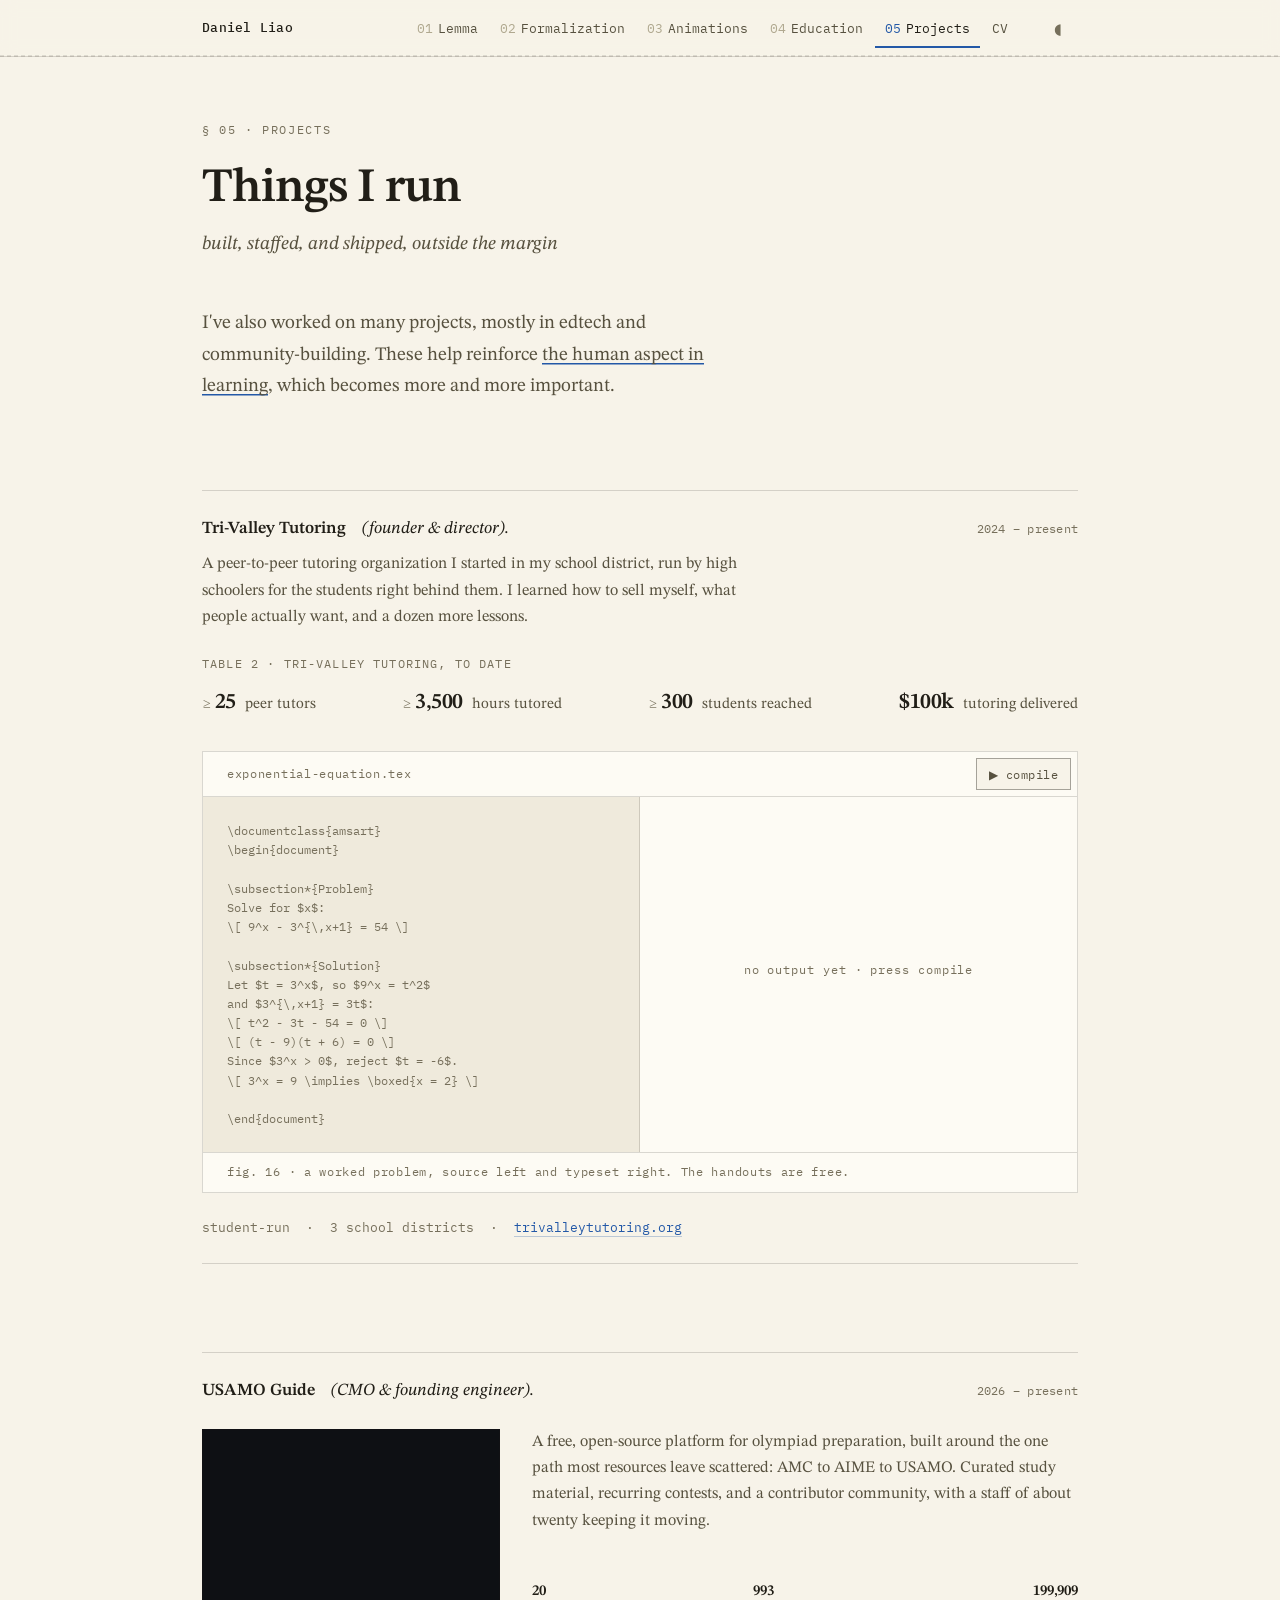
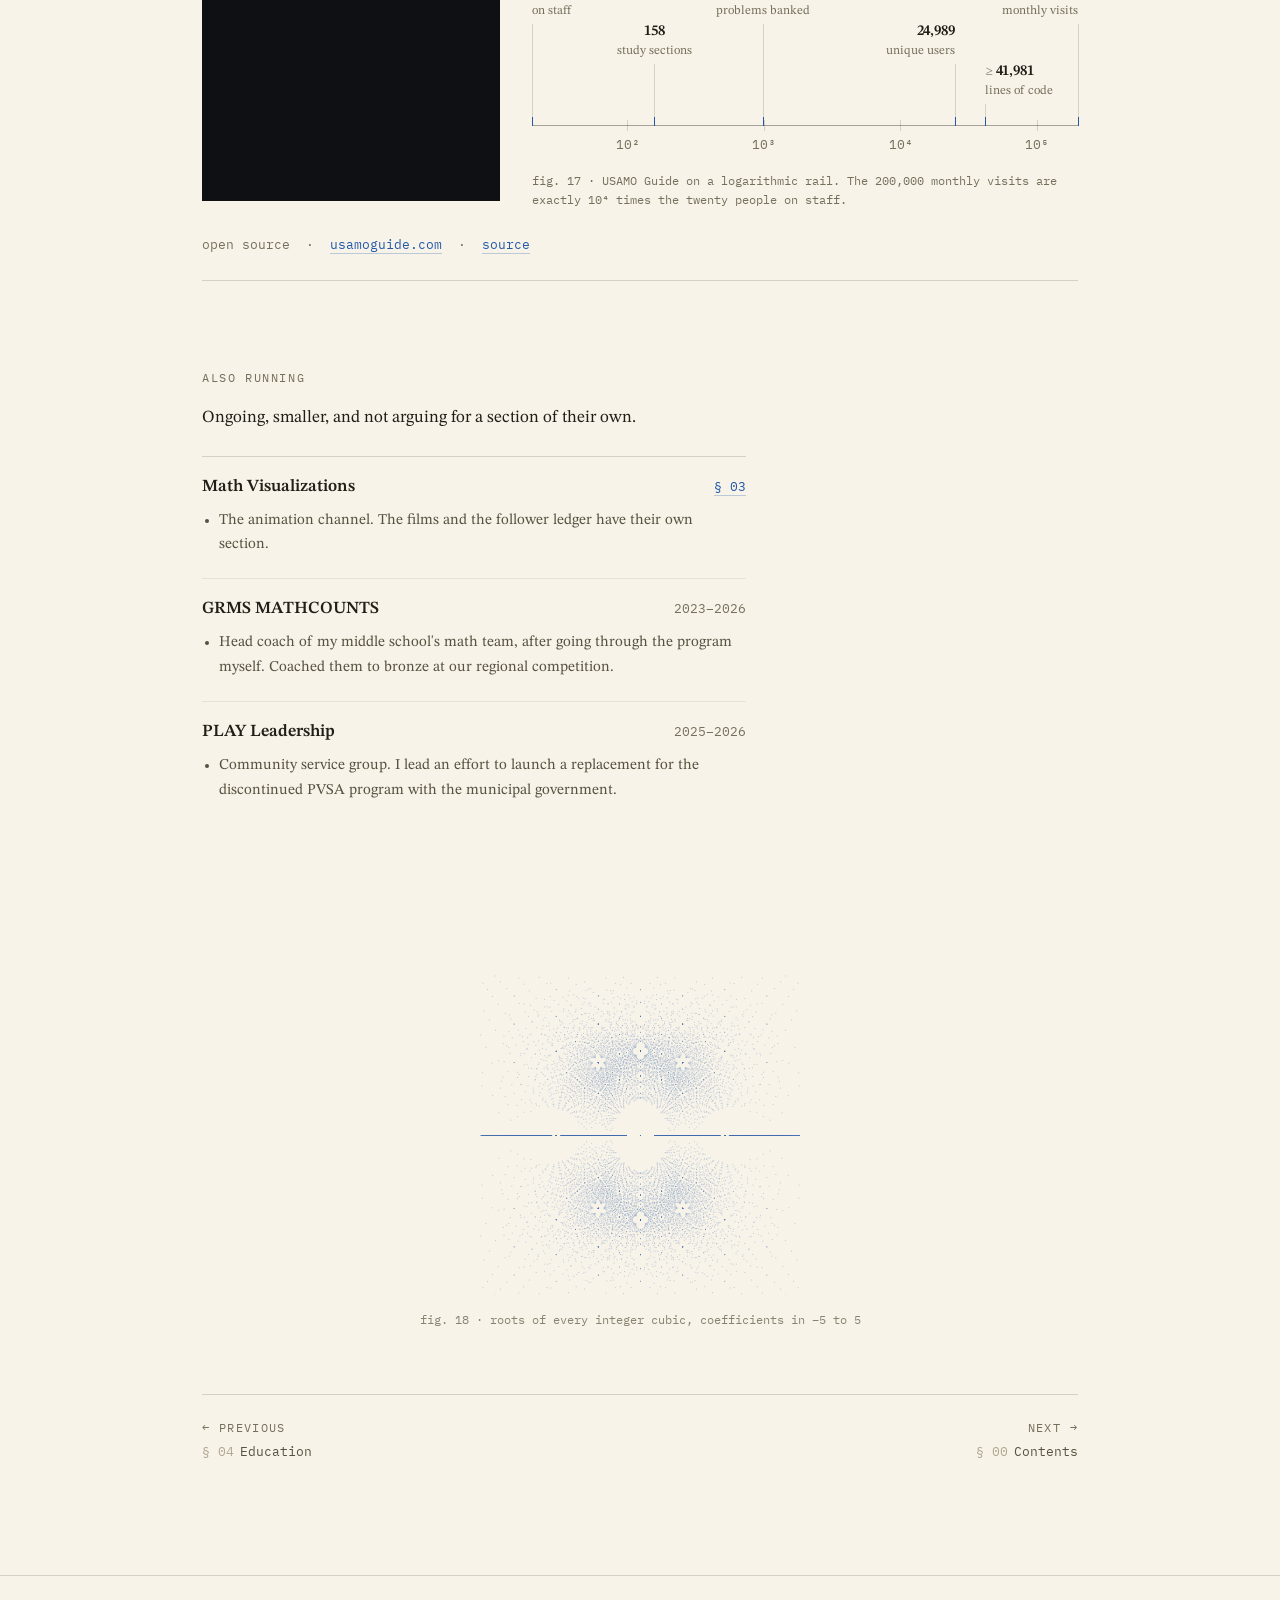
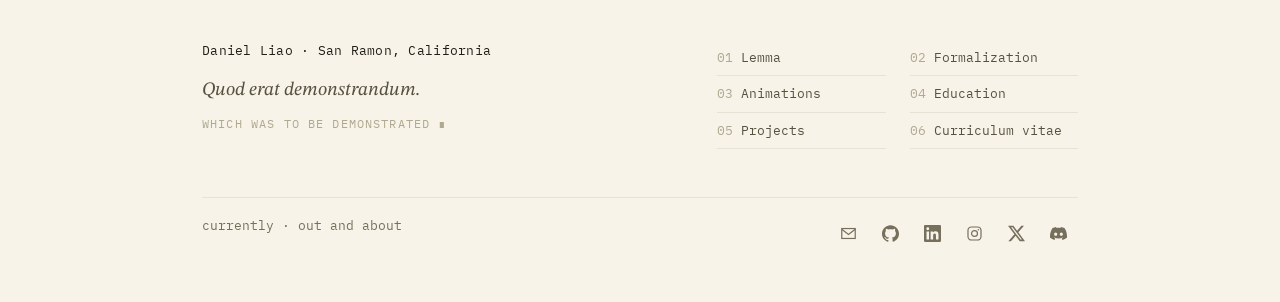
<file: projects.html>
<!DOCTYPE html>
<html lang="en">
<head>
<meta charset="utf-8">
<meta name="viewport" content="width=device-width, initial-scale=1">
<title>Projects · Daniel Liao</title>
<meta name="description" content="Things Daniel Liao runs: Tri-Valley Tutoring, USAMO Guide, a middle-school MATHCOUNTS team, and a community service group.">
<meta property="og:title" content="Projects · Daniel Liao">
<meta property="og:description" content="Built, staffed, and shipped: edtech and community-building, outside the margin.">
<meta property="og:type" content="website">
<meta property="og:image" content="https://theebayuser.github.io/assets/og.png">
<meta property="og:url" content="https://theebayuser.github.io/projects.html">
<meta name="twitter:card" content="summary_large_image">
<meta name="twitter:image" content="https://theebayuser.github.io/assets/og.png">
<meta name="theme-color" content="#F7F3E9" media="(prefers-color-scheme: light)">
<meta name="theme-color" content="#101319" media="(prefers-color-scheme: dark)">
<link rel="icon" href="data:image/svg+xml,%3Csvg xmlns='http://www.w3.org/2000/svg' viewBox='0 0 16 16'%3E%3Crect width='16' height='16' fill='%23F7F3E9'/%3E%3Cg fill='%23211E17'%3E%3Crect x='4.5' y='.5' width='3' height='3'/%3E%3Crect x='8.5' y='.5' width='3' height='3'/%3E%3Crect x='.5' y='4.5' width='3' height='3'/%3E%3Crect x='12.5' y='4.5' width='3' height='3'/%3E%3Crect x='.5' y='8.5' width='3' height='3'/%3E%3Crect x='12.5' y='8.5' width='3' height='3'/%3E%3Crect x='4.5' y='12.5' width='3' height='3'/%3E%3Crect x='8.5' y='12.5' width='3' height='3'/%3E%3C/g%3E%3C/svg%3E">
<link rel="preconnect" href="https://fonts.googleapis.com">
<link rel="preconnect" href="https://fonts.gstatic.com" crossorigin>
<link href="https://fonts.googleapis.com/css2?family=IBM+Plex+Mono:wght@400;500&family=STIX+Two+Text:ital,wght@0,400;0,600;1,400;1,600&display=swap" rel="stylesheet">
<link rel="stylesheet" href="css/paper.css">
</head>
<body>
<a class="skip-link" href="#main">Skip to content</a>

<header class="topbar">
  <div class="topbar-inner">
    <a class="brand" href="index.html">Daniel&nbsp;Liao</a>
    <nav class="nav" aria-label="Sections">
      <a href="research.html"><span class="num">01</span>Lemma</a>
      <a href="lean.html"><span class="num">02</span>Formalization</a>
      <a href="manim.html"><span class="num">03</span>Animations</a>
      <a href="education.html"><span class="num">04</span>Education</a>
      <a href="projects.html" aria-current="page"><span class="num">05</span>Projects</a>
      <a href="cv.pdf" target="_blank" rel="noopener">CV</a>
    </nav>
    <button class="board-toggle" type="button" data-board-toggle
      aria-pressed="false" aria-label="Toggle night board">&#9686;</button>
    <div class="progress" data-progress aria-hidden="true"></div>
  </div>
</header>

<main id="main">
  <div class="page">

    <div class="titleblock" style="text-align: left; padding-bottom: var(--s5);">
      <p class="kicker">§ 05 · Projects</p>
      <h1 class="display" style="font-size: clamp(34px, 5vw, 48px);">Things I run</h1>
      <p class="byline">built, staffed, and shipped, outside the margin</p>
    </div>

    <section class="section" style="padding-top: 0;">
      <div class="prose">
        <p class="lede">I've also worked on many projects, mostly in edtech and community-building.
        These help reinforce <em class="uline">the human aspect in learning</em>, which becomes more
        and more important.</p>
      </div>
    </section>

    <section class="section" style="padding-top: 0;" id="tutoring">
      <div class="env" style="border-top: 1px solid var(--rule);">
        <div class="env-head">
          <span class="env-kind">Tri-Valley Tutoring</span>
          <span class="env-name">(founder &amp; director).</span>
          <span class="env-status">2024 – present</span>
        </div>
        <p class="env-body">A peer-to-peer tutoring organization I started in my school district, run by
        high schoolers for the students right behind them. I learned how to sell myself, what people
        actually want, and a dozen more lessons.</p>
        <div class="eqf eqf-row" style="margin-top: var(--s3);">
          <p class="tabcap" id="tab-tvt">Table 2 &#183; Tri-Valley Tutoring, to date</p>
          <table aria-labelledby="tab-tvt">
            <tbody>
              <tr>
                <td class="rn"><span class="rel">&#8805;</span><span class="v" data-count="25">25</span></td>
                <th scope="row">peer tutors</th>
              </tr>
              <tr>
                <td class="rn"><span class="rel">&#8805;</span><span class="v" data-count="3500">3,500</span></td>
                <th scope="row">hours tutored</th>
              </tr>
              <tr>
                <td class="rn"><span class="rel">&#8805;</span><span class="v" data-count="300">300</span></td>
                <th scope="row">students reached</th>
              </tr>
              <tr>
                <td class="rn"><span class="v" data-count="100" data-prefix="$" data-suffix="k">$100k</span></td>
                <th scope="row">tutoring delivered</th>
              </tr>
            </tbody>
          </table>
        </div>
        <div class="texview" data-texview style="margin-top: var(--s3);">
          <div class="texview-bar">
            <span>exponential-equation.tex</span>
            <button class="tv-run" type="button" data-tv-run>&#9654;&nbsp;compile</button>
          </div>
          <div class="texview-panes">
            <pre class="texview-code" aria-label="The LaTeX source of the worked solution">\documentclass{amsart}
\begin{document}

\subsection*{Problem}
Solve for $x$:
\[ 9^x - 3^{\,x+1} = 54 \]

\subsection*{Solution}
Let $t = 3^x$, so $9^x = t^2$
and $3^{\,x+1} = 3t$:
\[ t^2 - 3t - 54 = 0 \]
\[ (t - 9)(t + 6) = 0 \]
Since $3^x > 0$, reject $t = -6$.
\[ 3^x = 9 \implies \boxed{x = 2} \]

\end{document}</pre>
            <div class="texview-out" data-tv-out>
              <p class="sub">Problem</p>
              <p class="tex">9<sup><i>x</i></sup> <span class="op">&#8722;</span>
                3<sup><i>x</i>&#8202;+&#8202;1</sup> <span class="op">=</span> 54</p>
              <p class="sub">Solution</p>
              <p class="tex">let <i>t</i> <span class="op">=</span> 3<sup><i>x</i></sup>,
                so <i>t</i><sup>2</sup> <span class="op">&#8722;</span> 3<i>t</i>
                <span class="op">&#8722;</span> 54 <span class="op">=</span> 0</p>
              <p class="tex">(<i>t</i> <span class="op">&#8722;</span> 9)(<i>t</i>
                <span class="op">+</span> 6) <span class="op">=</span> 0</p>
              <p class="tex" style="font-size: 16px; color: var(--ink-2);">3<sup><i>x</i></sup>
                <span class="op">&gt;</span> 0, so <i>t</i> <span class="op">=</span>
                <span class="op">&#8722;</span>6 is rejected</p>
              <p class="tex">3<sup><i>x</i></sup> <span class="op">=</span> 9
                <span class="op">&#10233;</span> <span class="boxed"><i>x</i>
                <span class="op">=</span> 2</span></p>
              <p class="tv-get"><a href="https://trivalleytutoring.org/resources" target="_blank"
                rel="noopener">&#8595;&nbsp;this handout and the rest of the library</a></p>
            </div>
          </div>
          <div class="texview-src">fig. 16 &#183; a worked problem, source left and typeset right. The handouts are free.</div>
        </div>
        <p class="env-foot" style="margin-top: var(--s3);">
          <span>student-run</span><span>·</span>
          <span>3 school districts</span><span>·</span>
          <span><a href="https://trivalleytutoring.org" target="_blank" rel="noopener">trivalleytutoring.org</a></span>
        </p>
      </div>
    </section>

    <section class="section" style="padding-top: 0;" id="usamo-guide">
      <div class="env" style="border-top: 1px solid var(--rule);">
        <div class="env-head">
          <span class="env-kind">USAMO Guide</span>
          <span class="env-name">(CMO &amp; founding engineer).</span>
          <span class="env-status">2026 – present</span>
        </div>
        <div class="showcase" style="margin-top: var(--s3);">
          <div class="reel">
            <video data-film muted loop playsinline preload="metadata"
              aria-label="A screen tour of the USAMO Guide platform: study material, contests, and the AMC to USAMO path.">
              <source src="assets/video/UsamoGuideShowcase.mp4" type="video/mp4">
            </video>
          </div>
          <p class="env-body">A free, open-source platform for olympiad preparation, built around the one
          path most resources leave scattered: AMC to AIME to USAMO. Curated study material, recurring
          contests, and a contributor community, with a staff of about twenty keeping it moving.</p>
          <div class="showcase-nums">
            <!-- One number per mark, `--p`, is log10 normalised over the four decades
                 the data itself spans: 20 sits at 0% and 200,000 at 100% because
                 200,000 is exactly 10,000 times 20. Decade ticks at 10²–10⁵ fall
                 where log10 puts them, which is why 993 lands a hair under the 10³
                 line rather than on it. `--p` is read as `left` on the wide
                 (horizontal) rail and as `bottom` on the narrow one, so the two
                 orientations share one set of measured positions.

                 `t1`/`t2`/`t3` are the label tiers, and `a-l`/`a-r` the alignment,
                 both hand-set: 25,000 and 42,000 sit 5.6% apart, which is ~30px on
                 this rail, so they cannot share a tier, and a centred label at either
                 would sit on top of the other's leader. Splaying them (25,000 right
                 off its tick, 42,000 left off its own, one tier apart) is what keeps
                 every leader in clear air. -->
            <div class="railf">
              <div class="railf-plot">
                <span class="railf-axis" aria-hidden="true"></span>
                <span class="railf-dec" style="--p: 17.474%" aria-hidden="true"><i>10&#178;</i></span>
                <span class="railf-dec" style="--p: 42.474%" aria-hidden="true"><i>10&#179;</i></span>
                <span class="railf-dec" style="--p: 67.474%" aria-hidden="true"><i>10&#8308;</i></span>
                <span class="railf-dec" style="--p: 92.474%" aria-hidden="true"><i>10&#8309;</i></span>
                <ul>
                  <li class="t3 a-l" style="--p: 0%"><span><b data-count="20">20</b><i>on staff</i></span></li>
                  <li class="t2" style="--p: 22.441%"><span><b data-count="158">158</b><i>study sections</i></span></li>
                  <li class="t3" style="--p: 42.398%"><span><b data-count="993">993</b><i>problems banked</i></span></li>
                  <li class="t2 a-r" style="--p: 77.423%"><span><b data-count="25000">25,000</b><i>unique users</i></span></li>
                  <li class="t1 a-l" style="--p: 83.055%"><span><span class="rel">&#8805;</span><b data-count="42000">42,000</b><i>lines of code</i></span></li>
                  <li class="t3 a-r" style="--p: 100%"><span><b data-count="200000">200,000</b><i>monthly visits</i></span></li>
                </ul>
              </div>
            </div>
            <p class="figcap">fig. 17 &#183; USAMO Guide on a logarithmic rail. The 200,000 monthly
            visits are exactly 10&#8308; times the twenty people on staff.</p>
          </div>
        </div>
        <p class="env-foot" style="margin-top: var(--s3);">
          <span>open source</span><span>·</span>
          <span><a href="https://usamoguide.com" target="_blank" rel="noopener">usamoguide.com</a></span><span>·</span>
          <span><a href="https://github.com/usamoguide/usamo-guide" target="_blank" rel="noopener">source</a></span>
        </p>
      </div>
    </section>

    <section class="section" style="padding-top: 0;" id="also">
      <div class="prose">
        <p class="kicker">Also running</p>
        <p>Ongoing, smaller, and not arguing for a section of their own.</p>

        <div class="record-col" data-reveal-group style="margin-top: var(--s3);">
          <div class="entry">
            <div class="entry-head">
              <span class="r">Math Visualizations</span>
              <span class="d"><a href="manim.html">&#167;&nbsp;03</a></span>
            </div>
            <ul><li>The animation channel. The films and the follower ledger have their own
            section.</li></ul>
          </div>
          <div class="entry">
            <div class="entry-head">
              <span class="r">GRMS MATHCOUNTS</span>
              <span class="d">2023&#8211;2026</span>
            </div>
            <ul><li>Head coach of my middle school's math team, after going through the program
            myself. Coached them to bronze at our regional competition.</li></ul>
          </div>
          <div class="entry">
            <div class="entry-head">
              <span class="r">PLAY Leadership</span>
              <span class="d">2025&#8211;2026</span>
            </div>
            <ul><li>Community service group. I lead an effort to launch a replacement for the
            discontinued PVSA program with the municipal government.</li></ul>
          </div>
        </div>
      </div>
    </section>

    <div class="tailpiece">
      <div class="canvas-wrap">
        <canvas id="figure-roots" role="img"
          aria-label="The complex roots of every cubic with small integer coefficients, stippled in ink into a dense self-similar cloud."></canvas>
      </div>
      <p class="figcap">fig. 18 · roots of every integer cubic, coefficients in &#8722;5 to 5</p>
    </div>

    <nav class="pager" aria-label="Sections, in order">
      <a class="to-prev" href="education.html" rel="prev">
        <span class="dir">&#8592; Previous</span>
        <span class="where"><span class="n">&#167;&nbsp;04</span>Education</span>
      </a>
      <a class="to-next" href="index.html" rel="next">
        <span class="dir">Next &#8594;</span>
        <span class="where"><span class="n">&#167;&nbsp;00</span>Contents</span>
      </a>
    </nav>

  </div>
</main>

<footer class="foot">
  <div class="page">
    <div class="foot-grid">
      <div>
        <p class="foot-sig">Daniel Liao &#183; San Ramon, California</p>
        <blockquote class="foot-quote">
          <p>Quod erat demonstrandum.</p>
          <footer>which was to be demonstrated &#8718;</footer>
        </blockquote>
      </div>
      <nav class="foot-nav" aria-label="Sections">
      <a href="research.html"><span class="num">01</span>Lemma</a>
      <a href="lean.html"><span class="num">02</span>Formalization</a>
      <a href="manim.html"><span class="num">03</span>Animations</a>
      <a href="education.html"><span class="num">04</span>Education</a>
      <a href="projects.html"><span class="num">05</span>Projects</a>
      <a href="cv.pdf"><span class="num">06</span>Curriculum vitae</a>
      </nav>
    </div>
    <div class="foot-rule">
      <p class="meta">currently &#183; <span data-now>out and about</span></p>
      <div class="foot-contact">
        <a href="mailto:OMSIDaniel@gmail.com" aria-label="Email"><svg viewBox="0 0 24 24" fill="none" stroke="currentColor" stroke-width="1.7" aria-hidden="true"><rect x="2.5" y="5" width="19" height="14"/><path d="m2.5 6 9.5 7.5L21.5 6"/></svg></a>
        <a href="https://github.com/theebayuser" aria-label="GitHub" target="_blank" rel="noopener"><svg viewBox="0 0 24 24" fill="currentColor" aria-hidden="true"><path d="M12 .297c-6.63 0-12 5.373-12 12 0 5.303 3.438 9.8 8.205 11.385.6.113.82-.258.82-.577 0-.285-.01-1.04-.015-2.04-3.338.724-4.042-1.61-4.042-1.61C4.422 18.07 3.633 17.7 3.633 17.7c-1.087-.744.084-.729.084-.729 1.205.084 1.838 1.236 1.838 1.236 1.07 1.835 2.809 1.305 3.495.998.108-.776.417-1.305.76-1.605-2.665-.3-5.466-1.332-5.466-5.93 0-1.31.465-2.38 1.235-3.22-.135-.303-.54-1.523.105-3.176 0 0 1.005-.322 3.3 1.23.96-.267 1.98-.399 3-.405 1.02.006 2.04.138 3 .405 2.28-1.552 3.285-1.23 3.285-1.23.645 1.653.24 2.873.12 3.176.765.84 1.23 1.91 1.23 3.22 0 4.61-2.805 5.625-5.475 5.92.42.36.81 1.096.81 2.22 0 1.606-.015 2.896-.015 3.286 0 .315.21.69.825.57C20.565 22.092 24 17.592 24 12.297c0-6.627-5.373-12-12-12"/></svg></a>
        <a href="https://www.linkedin.com/in/daniel-liao-ca/" aria-label="LinkedIn" target="_blank" rel="noopener"><svg viewBox="0 0 24 24" fill="currentColor" aria-hidden="true"><path d="M20.447 20.452h-3.554v-5.569c0-1.328-.027-3.037-1.852-3.037-1.853 0-2.136 1.445-2.136 2.939v5.667H9.351V9h3.414v1.561h.046c.477-.9 1.637-1.85 3.37-1.85 3.601 0 4.267 2.37 4.267 5.455v6.286zM5.337 7.433a2.062 2.062 0 1 1 0-4.124 2.062 2.062 0 0 1 0 4.124zm1.782 13.019H3.555V9h3.564v11.452zM22.225 0H1.771C.792 0 0 .774 0 1.729v20.542C0 23.227.792 24 1.771 24h20.451C23.2 24 24 23.227 24 22.271V1.729C24 .774 23.2 0 22.222 0z"/></svg></a>
        <a href="https://www.instagram.com/theebayuser/" aria-label="Instagram" target="_blank" rel="noopener"><svg viewBox="0 0 24 24" fill="none" stroke="currentColor" stroke-width="1.7" aria-hidden="true"><rect x="2.8" y="2.8" width="18.4" height="18.4" rx="5"/><circle cx="12" cy="12" r="4.2"/><circle cx="17.4" cy="6.6" r="1.1" fill="currentColor" stroke="none"/></svg></a>
        <a href="https://x.com/theebayuser" aria-label="X" target="_blank" rel="noopener"><svg viewBox="0 0 24 24" fill="currentColor" aria-hidden="true"><path d="M18.901 1.153h3.68l-8.04 9.19L24 22.846h-7.406l-5.8-7.584-6.638 7.584H.474l8.6-9.83L0 1.154h7.594l5.243 6.932zM17.61 20.644h2.039L6.486 3.24H4.298z"/></svg></a>
        <span class="foot-copy" data-copy="ebayuser" title="Discord: ebayuser (click to copy)" aria-label="Discord username ebayuser, click to copy"><svg viewBox="0 0 24 24" fill="currentColor" aria-hidden="true"><path d="M20.317 4.3698a19.7913 19.7913 0 00-4.8851-1.5152.0741.0741 0 00-.0785.0371c-.211.3753-.4447.8648-.6083 1.2495-1.8447-.2762-3.68-.2762-5.4868 0-.1636-.3933-.4058-.8742-.6177-1.2495a.077.077 0 00-.0785-.037 19.7363 19.7363 0 00-4.8852 1.515.0699.0699 0 00-.0321.0277C.5334 9.0458-.319 13.5799.0992 18.0578a.0824.0824 0 00.0312.0561c2.0528 1.5076 4.0413 2.4228 5.9929 3.0294a.0777.0777 0 00.0842-.0276c.4616-.6304.8731-1.2952 1.226-1.9942a.076.076 0 00-.0416-.1057c-.6528-.2476-1.2743-.5495-1.8722-.8923a.077.077 0 01-.0076-.1277c.1258-.0943.2517-.1923.3718-.2914a.0743.0743 0 01.0776-.0105c3.9278 1.7933 8.18 1.7933 12.0614 0a.0739.0739 0 01.0785.0095c.1202.099.246.1981.3728.2924a.077.077 0 01-.0066.1276 12.2986 12.2986 0 01-1.873.8914.0766.0766 0 00-.0407.1067c.3604.698.7719 1.3628 1.225 1.9932a.076.076 0 00.0842.0286c1.961-.6067 3.9495-1.5219 6.0023-3.0294a.077.077 0 00.0313-.0552c.5004-5.177-.8382-9.6739-3.5485-13.6604a.061.061 0 00-.0312-.0286zM8.02 15.3312c-1.1825 0-2.1569-1.0857-2.1569-2.419 0-1.3332.9555-2.4189 2.157-2.4189 1.2108 0 2.1757 1.0952 2.1568 2.419 0 1.3332-.9555 2.4189-2.1569 2.4189zm7.9748 0c-1.1825 0-2.1569-1.0857-2.1569-2.419 0-1.3332.9554-2.4189 2.1569-2.4189 1.2108 0 2.1757 1.0952 2.1568 2.419 0 1.3332-.946 2.4189-2.1568 2.4189Z"/></svg></span>
      </div>
    </div>
  </div>
</footer>

<script src="js/site.js"></script>
</body>
</html>
</file>
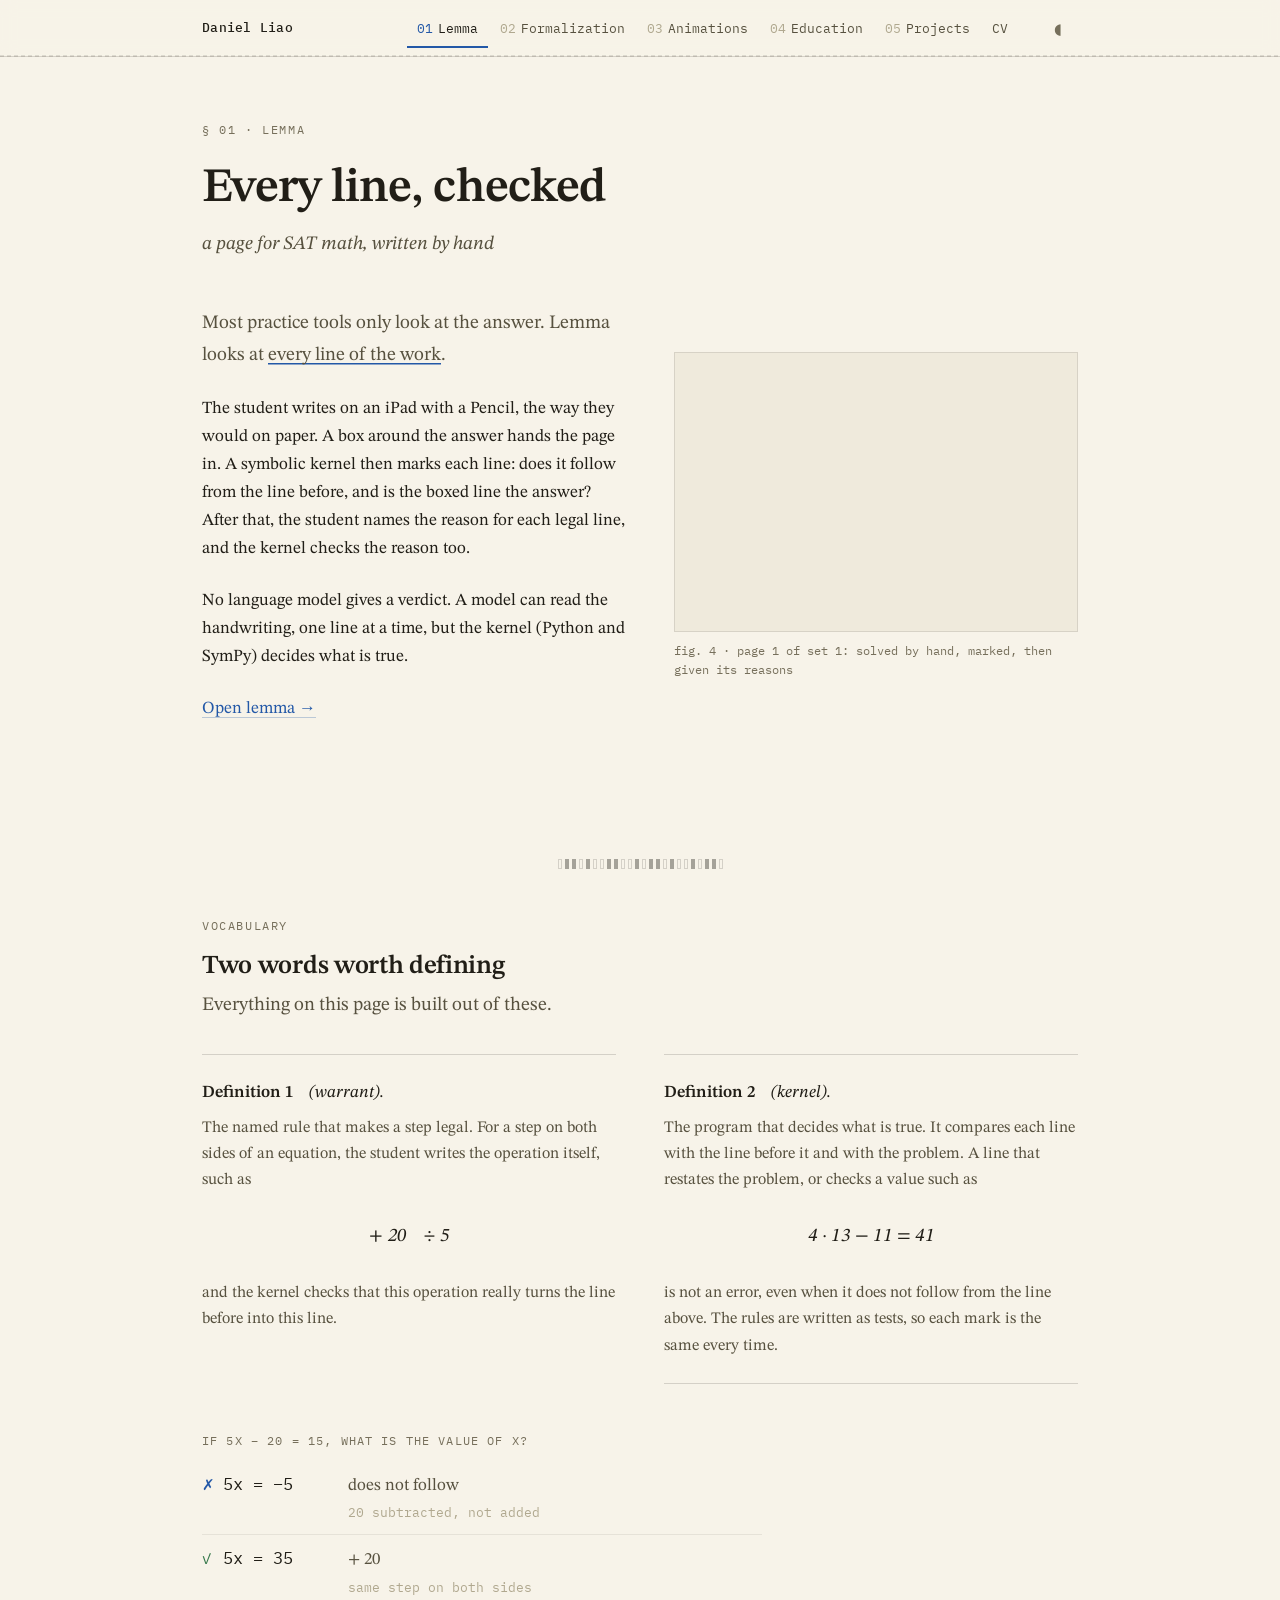
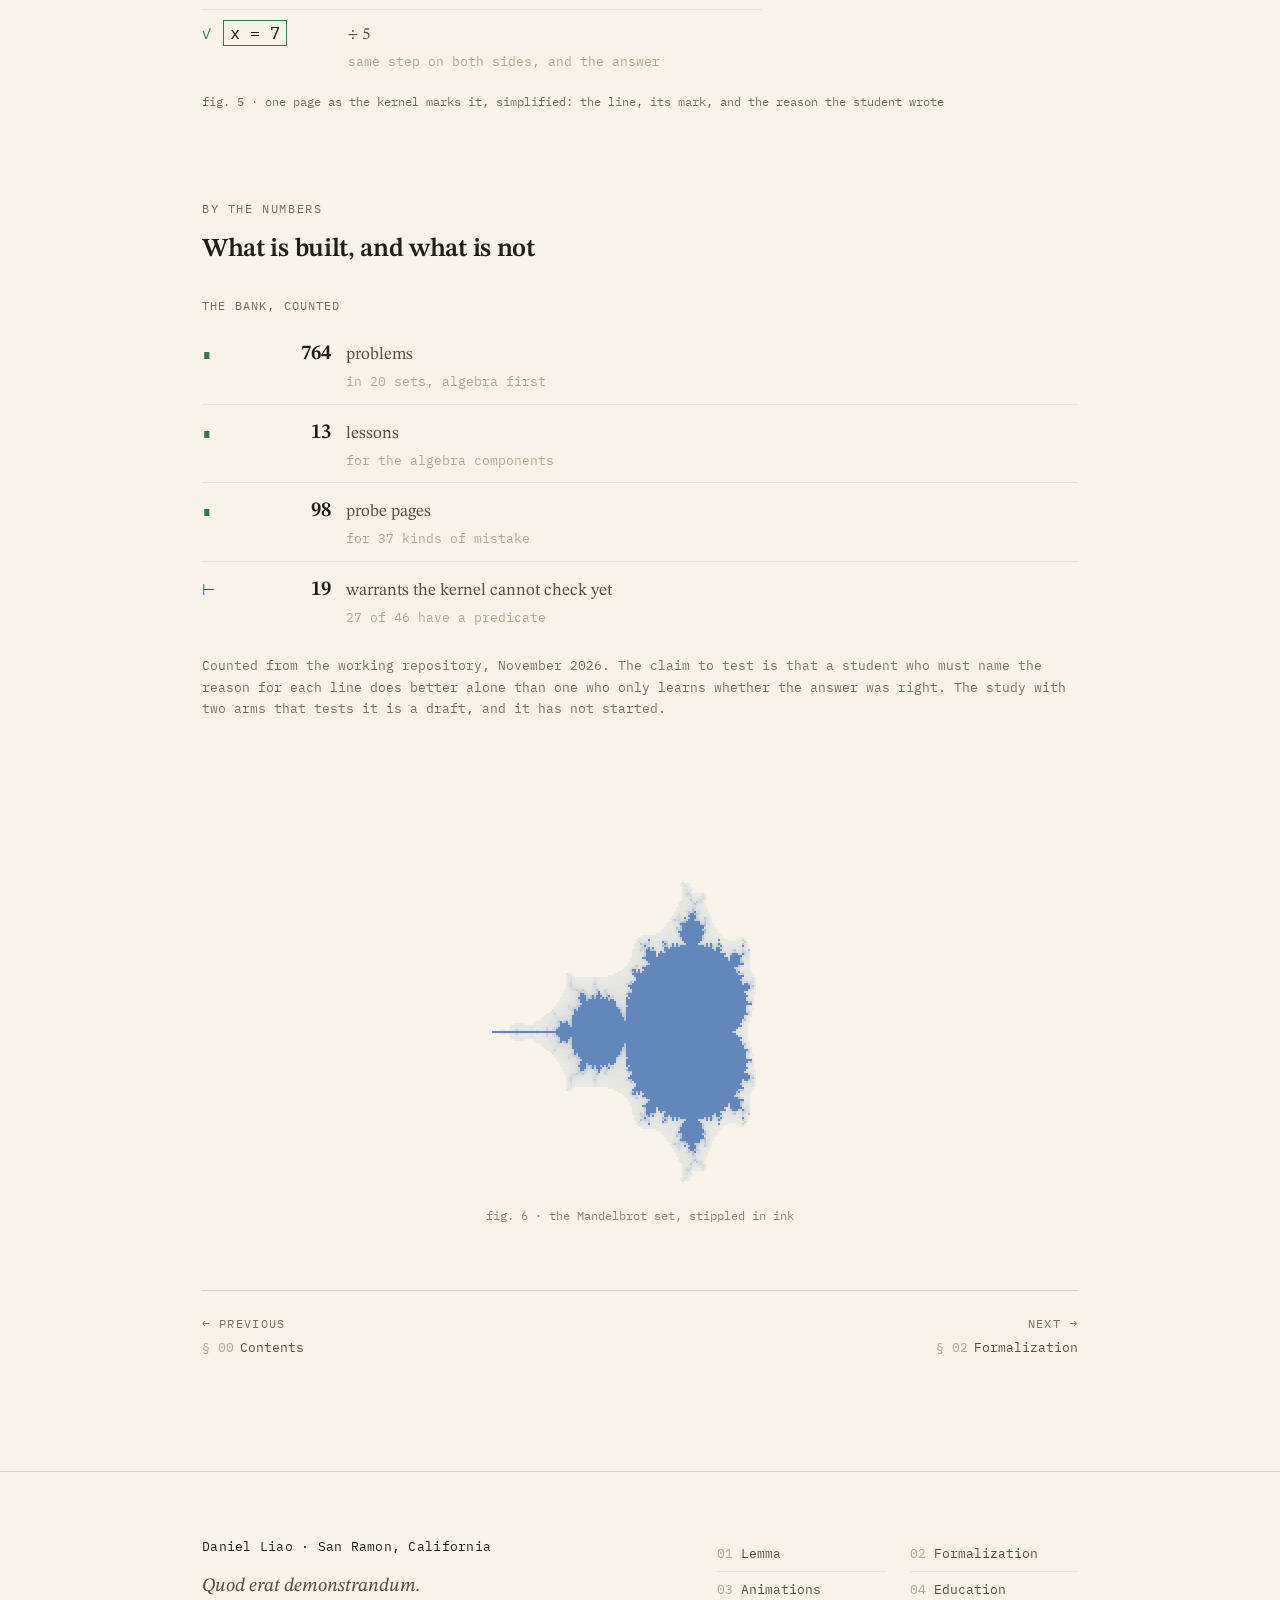
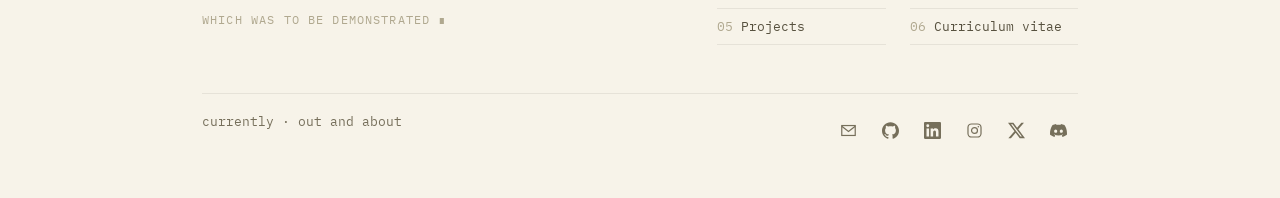
<file: research.html>
<!DOCTYPE html>
<html lang="en">
<head>
<meta charset="utf-8">
<meta name="viewport" content="width=device-width, initial-scale=1">
<title>Lemma · Daniel Liao</title>
<meta name="description" content="Lemma: a page for SAT math, written by hand on an iPad, where a symbolic kernel checks every line and every reason.">
<meta property="og:title" content="Lemma · Daniel Liao">
<meta property="og:description" content="A page for SAT math where a symbolic kernel checks every line of the work, and the reason for it.">
<meta property="og:type" content="website">
<meta property="og:image" content="https://theebayuser.github.io/assets/og.png">
<meta property="og:url" content="https://theebayuser.github.io/research.html">
<meta name="twitter:card" content="summary_large_image">
<meta name="twitter:image" content="https://theebayuser.github.io/assets/og.png">
<meta name="theme-color" content="#F7F3E9" media="(prefers-color-scheme: light)">
<meta name="theme-color" content="#101319" media="(prefers-color-scheme: dark)">
<link rel="icon" href="data:image/svg+xml,%3Csvg xmlns='http://www.w3.org/2000/svg' viewBox='0 0 16 16'%3E%3Crect width='16' height='16' fill='%23F7F3E9'/%3E%3Cg fill='%23211E17'%3E%3Crect x='4.5' y='.5' width='3' height='3'/%3E%3Crect x='8.5' y='.5' width='3' height='3'/%3E%3Crect x='.5' y='4.5' width='3' height='3'/%3E%3Crect x='12.5' y='4.5' width='3' height='3'/%3E%3Crect x='.5' y='8.5' width='3' height='3'/%3E%3Crect x='12.5' y='8.5' width='3' height='3'/%3E%3Crect x='4.5' y='12.5' width='3' height='3'/%3E%3Crect x='8.5' y='12.5' width='3' height='3'/%3E%3C/g%3E%3C/svg%3E">
<link rel="preconnect" href="https://fonts.googleapis.com">
<link rel="preconnect" href="https://fonts.gstatic.com" crossorigin>
<link href="https://fonts.googleapis.com/css2?family=IBM+Plex+Mono:wght@400;500&family=STIX+Two+Text:ital,wght@0,400;0,600;1,400;1,600&display=swap" rel="stylesheet">
<link rel="stylesheet" href="css/paper.css">
</head>
<body>
<a class="skip-link" href="#main">Skip to content</a>

<header class="topbar">
  <div class="topbar-inner">
    <a class="brand" href="index.html">Daniel&nbsp;Liao</a>
    <nav class="nav" aria-label="Sections">
      <a href="research.html" aria-current="page"><span class="num">01</span>Lemma</a>
      <a href="lean.html"><span class="num">02</span>Formalization</a>
      <a href="manim.html"><span class="num">03</span>Animations</a>
      <a href="education.html"><span class="num">04</span>Education</a>
      <a href="projects.html"><span class="num">05</span>Projects</a>
      <a href="cv.pdf" target="_blank" rel="noopener">CV</a>
    </nav>
    <button class="board-toggle" type="button" data-board-toggle
      aria-pressed="false" aria-label="Toggle night board">&#9686;</button>
    <div class="progress" data-progress aria-hidden="true"></div>
  </div>
</header>

<main id="main">
  <div class="page">

    <div class="titleblock" style="text-align: left; padding-bottom: var(--s5);">
      <p class="kicker">&#167; 01 &#183; Lemma</p>
      <h1 class="display" style="font-size: clamp(34px, 5vw, 48px);">Every line, checked</h1>
      <p class="byline">a page for SAT math, written by hand</p>
    </div>

    <section class="section" style="padding-top: 0;" id="what">
      <div class="figure-row" style="align-items: center;">
        <div class="prose stack">
          <p class="lede">Most practice tools only look at the answer. Lemma looks at
          <em class="uline">every line of the work</em>.</p>

          <p>The student writes on an iPad with a Pencil, the way they would on paper. A box
          around the answer hands the page in. A symbolic kernel then marks each line: does it
          follow from the line before, and is the boxed line the answer? After that, the student
          names the reason for each legal line, and the kernel checks the reason too.</p>

          <p>No language model gives a verdict. A model can read the handwriting, one line at a
          time, but the kernel (Python and SymPy) decides what is true.</p>

          <p><a href="https://locus-web-silk.vercel.app/welcome" target="_blank" rel="noopener">Open lemma &#8594;</a></p>
        </div>
        <figure class="plate" style="margin: 0;" data-reveal>
          <video class="plate-frame lemma-frame" data-film muted loop playsinline preload="metadata"
            aria-label="A student solves 5x minus 20 equals 15 by hand. Each line gets a check mark, and the reasons plus 20 and divide by 5 appear under the lines.">
            <source src="assets/video/lemma-demo.mp4" type="video/mp4">
          </video>
          <p class="figcap">fig. 4 &#183; page 1 of set 1: solved by hand, marked, then given its reasons</p>
        </figure>
      </div>
    </section>

    <div class="tm" data-n="24"></div>

    <section class="section" style="padding-top: 0;" id="definitions">
      <div class="section-head" data-reveal>
        <p class="kicker">Vocabulary</p>
        <h2>Two words worth defining</h2>
        <p class="prose lede">Everything on this page is built out of these.</p>
      </div>

      <div class="pair" data-reveal-group>
          <div class="env">
            <div class="env-head">
              <span class="env-kind">Definition&nbsp;1</span>
              <span class="env-name">(warrant).</span>
            </div>
            <p class="env-body">The named rule that makes a step legal. For a step on both sides
            of an equation, the student writes the operation itself, such as</p>
            <p class="eq">+ 20 &#160;&#160; &#247; 5</p>
            <p class="env-body">and the kernel checks that this operation really turns the line
            before into this line.</p>
          </div>

          <div class="env" style="border-bottom: 1px solid var(--rule);">
            <div class="env-head">
              <span class="env-kind">Definition&nbsp;2</span>
              <span class="env-name">(kernel).</span>
            </div>
            <p class="env-body">The program that decides what is true. It compares each line with
            the line before it and with the problem. A line that restates the problem, or checks a
            value such as</p>
            <p class="eq">4 &#183; 13 &#8722; 11 = 41</p>
            <p class="env-body">is not an error, even when it does not follow from the line above.
            The rules are written as tests, so each mark is the same every time.</p>
          </div>
      </div>

      <div class="wide-fig" data-reveal>
        <div class="goals marked">
          <p class="tabcap" id="tab-marked">If 5x &#8722; 20 = 15, what is the value of x?</p>
          <table aria-labelledby="tab-marked">
            <tbody>
              <tr>
                <td class="gl-mark" aria-label="wrong">&#10007;</td>
                <td class="ln">5x = &#8722;5</td>
                <th scope="row">does not follow<span class="gl-where">20 subtracted, not added</span></th>
              </tr>
              <tr>
                <td class="gl-mark gl-qed" aria-label="legal">&#10003;</td>
                <td class="ln">5x = 35</td>
                <th scope="row">+ 20<span class="gl-where">same step on both sides</span></th>
              </tr>
              <tr>
                <td class="gl-mark gl-qed" aria-label="legal">&#10003;</td>
                <td class="ln"><span class="boxed">x = 7</span></td>
                <th scope="row">&#247; 5<span class="gl-where">same step on both sides, and the answer</span></th>
              </tr>
            </tbody>
          </table>
        </div>
        <p class="figcap">fig. 5 &#183; one page as the kernel marks it, simplified: the line, its mark, and the reason the student wrote</p>
      </div>
    </section>

    <section class="section" style="padding-top: 0;" id="numbers">
      <div class="section-head" data-reveal>
        <p class="kicker">By the numbers</p>
        <h2>What is built, and what is not</h2>
      </div>

      <div class="goals" data-reveal>
        <p class="tabcap" id="tab-bank">the bank, counted</p>
        <table aria-labelledby="tab-bank">
          <tbody>
            <tr>
              <td class="gl-mark gl-qed" aria-hidden="true">&#8718;</td>
              <td class="v" data-count="777">777</td>
              <th scope="row">problems<span class="gl-where">in 20 sets, algebra first</span></th>
            </tr>
            <tr>
              <td class="gl-mark gl-qed" aria-hidden="true">&#8718;</td>
              <td class="v" data-count="13">13</td>
              <th scope="row">lessons<span class="gl-where">for the algebra components</span></th>
            </tr>
            <tr>
              <td class="gl-mark gl-qed" aria-hidden="true">&#8718;</td>
              <td class="v" data-count="100">100</td>
              <th scope="row">probe pages<span class="gl-where">for 37 kinds of mistake</span></th>
            </tr>
            <tr>
              <td class="gl-mark" aria-hidden="true">&#8866;</td>
              <td class="v" data-count="19">19</td>
              <th scope="row">warrants the kernel cannot check yet<span class="gl-where">27 of 46 have a predicate</span></th>
            </tr>
          </tbody>
        </table>
        <p class="tabnote">Counted from the working repository, November 2026. The claim to test is
        that a student who must name the reason for each line does better alone than one who only
        learns whether the answer was right. The study with two arms that tests it is a draft, and
        it has not started.</p>
      </div>
    </section>

    <div class="tailpiece">
      <div class="canvas-wrap">
        <canvas id="figure-mandelbrot" role="img"
          aria-label="The Mandelbrot set, stippled small in ink as a closing ornament."></canvas>
      </div>
      <p class="figcap">fig. 6 · the Mandelbrot set, stippled in ink</p>
    </div>

    <nav class="pager" aria-label="Sections, in order">
      <a class="to-prev" href="index.html" rel="prev">
        <span class="dir">&#8592; Previous</span>
        <span class="where"><span class="n">&#167;&nbsp;00</span>Contents</span>
      </a>
      <a class="to-next" href="lean.html" rel="next">
        <span class="dir">Next &#8594;</span>
        <span class="where"><span class="n">&#167;&nbsp;02</span>Formalization</span>
      </a>
    </nav>

  </div>
</main>

<footer class="foot">
  <div class="page">
    <div class="foot-grid">
      <div>
        <p class="foot-sig">Daniel Liao &#183; San Ramon, California</p>
        <blockquote class="foot-quote">
          <p>Quod erat demonstrandum.</p>
          <footer>which was to be demonstrated &#8718;</footer>
        </blockquote>
      </div>
      <nav class="foot-nav" aria-label="Sections">
      <a href="research.html"><span class="num">01</span>Lemma</a>
      <a href="lean.html"><span class="num">02</span>Formalization</a>
      <a href="manim.html"><span class="num">03</span>Animations</a>
      <a href="education.html"><span class="num">04</span>Education</a>
      <a href="projects.html"><span class="num">05</span>Projects</a>
      <a href="cv.pdf"><span class="num">06</span>Curriculum vitae</a>
      </nav>
    </div>
    <div class="foot-rule">
      <p class="meta">currently &#183; <span data-now>out and about</span></p>
      <div class="foot-contact">
        <a href="mailto:OMSIDaniel@gmail.com" aria-label="Email"><svg viewBox="0 0 24 24" fill="none" stroke="currentColor" stroke-width="1.7" aria-hidden="true"><rect x="2.5" y="5" width="19" height="14"/><path d="m2.5 6 9.5 7.5L21.5 6"/></svg></a>
        <a href="https://github.com/theebayuser" aria-label="GitHub" target="_blank" rel="noopener"><svg viewBox="0 0 24 24" fill="currentColor" aria-hidden="true"><path d="M12 .297c-6.63 0-12 5.373-12 12 0 5.303 3.438 9.8 8.205 11.385.6.113.82-.258.82-.577 0-.285-.01-1.04-.015-2.04-3.338.724-4.042-1.61-4.042-1.61C4.422 18.07 3.633 17.7 3.633 17.7c-1.087-.744.084-.729.084-.729 1.205.084 1.838 1.236 1.838 1.236 1.07 1.835 2.809 1.305 3.495.998.108-.776.417-1.305.76-1.605-2.665-.3-5.466-1.332-5.466-5.93 0-1.31.465-2.38 1.235-3.22-.135-.303-.54-1.523.105-3.176 0 0 1.005-.322 3.3 1.23.96-.267 1.98-.399 3-.405 1.02.006 2.04.138 3 .405 2.28-1.552 3.285-1.23 3.285-1.23.645 1.653.24 2.873.12 3.176.765.84 1.23 1.91 1.23 3.22 0 4.61-2.805 5.625-5.475 5.92.42.36.81 1.096.81 2.22 0 1.606-.015 2.896-.015 3.286 0 .315.21.69.825.57C20.565 22.092 24 17.592 24 12.297c0-6.627-5.373-12-12-12"/></svg></a>
        <a href="https://www.linkedin.com/in/daniel-liao-ca/" aria-label="LinkedIn" target="_blank" rel="noopener"><svg viewBox="0 0 24 24" fill="currentColor" aria-hidden="true"><path d="M20.447 20.452h-3.554v-5.569c0-1.328-.027-3.037-1.852-3.037-1.853 0-2.136 1.445-2.136 2.939v5.667H9.351V9h3.414v1.561h.046c.477-.9 1.637-1.85 3.37-1.85 3.601 0 4.267 2.37 4.267 5.455v6.286zM5.337 7.433a2.062 2.062 0 1 1 0-4.124 2.062 2.062 0 0 1 0 4.124zm1.782 13.019H3.555V9h3.564v11.452zM22.225 0H1.771C.792 0 0 .774 0 1.729v20.542C0 23.227.792 24 1.771 24h20.451C23.2 24 24 23.227 24 22.271V1.729C24 .774 23.2 0 22.222 0z"/></svg></a>
        <a href="https://www.instagram.com/theebayuser/" aria-label="Instagram" target="_blank" rel="noopener"><svg viewBox="0 0 24 24" fill="none" stroke="currentColor" stroke-width="1.7" aria-hidden="true"><rect x="2.8" y="2.8" width="18.4" height="18.4" rx="5"/><circle cx="12" cy="12" r="4.2"/><circle cx="17.4" cy="6.6" r="1.1" fill="currentColor" stroke="none"/></svg></a>
        <a href="https://x.com/theebayuser" aria-label="X" target="_blank" rel="noopener"><svg viewBox="0 0 24 24" fill="currentColor" aria-hidden="true"><path d="M18.901 1.153h3.68l-8.04 9.19L24 22.846h-7.406l-5.8-7.584-6.638 7.584H.474l8.6-9.83L0 1.154h7.594l5.243 6.932zM17.61 20.644h2.039L6.486 3.24H4.298z"/></svg></a>
        <span class="foot-copy" data-copy="ebayuser" title="Discord: ebayuser (click to copy)" aria-label="Discord username ebayuser, click to copy"><svg viewBox="0 0 24 24" fill="currentColor" aria-hidden="true"><path d="M20.317 4.3698a19.7913 19.7913 0 00-4.8851-1.5152.0741.0741 0 00-.0785.0371c-.211.3753-.4447.8648-.6083 1.2495-1.8447-.2762-3.68-.2762-5.4868 0-.1636-.3933-.4058-.8742-.6177-1.2495a.077.077 0 00-.0785-.037 19.7363 19.7363 0 00-4.8852 1.515.0699.0699 0 00-.0321.0277C.5334 9.0458-.319 13.5799.0992 18.0578a.0824.0824 0 00.0312.0561c2.0528 1.5076 4.0413 2.4228 5.9929 3.0294a.0777.0777 0 00.0842-.0276c.4616-.6304.8731-1.2952 1.226-1.9942a.076.076 0 00-.0416-.1057c-.6528-.2476-1.2743-.5495-1.8722-.8923a.077.077 0 01-.0076-.1277c.1258-.0943.2517-.1923.3718-.2914a.0743.0743 0 01.0776-.0105c3.9278 1.7933 8.18 1.7933 12.0614 0a.0739.0739 0 01.0785.0095c.1202.099.246.1981.3728.2924a.077.077 0 01-.0066.1276 12.2986 12.2986 0 01-1.873.8914.0766.0766 0 00-.0407.1067c.3604.698.7719 1.3628 1.225 1.9932a.076.076 0 00.0842.0286c1.961-.6067 3.9495-1.5219 6.0023-3.0294a.077.077 0 00.0313-.0552c.5004-5.177-.8382-9.6739-3.5485-13.6604a.061.061 0 00-.0312-.0286zM8.02 15.3312c-1.1825 0-2.1569-1.0857-2.1569-2.419 0-1.3332.9555-2.4189 2.157-2.4189 1.2108 0 2.1757 1.0952 2.1568 2.419 0 1.3332-.9555 2.4189-2.1569 2.4189zm7.9748 0c-1.1825 0-2.1569-1.0857-2.1569-2.419 0-1.3332.9554-2.4189 2.1569-2.4189 1.2108 0 2.1757 1.0952 2.1568 2.419 0 1.3332-.946 2.4189-2.1568 2.4189Z"/></svg></span>
      </div>
    </div>
  </div>
</footer>

<script src="js/site.js"></script>
</body>
</html>
</file>
<file: css/paper.css>
/* ==========================================================================
   paper.css — "a living preprint"
   Warm typeset stock, hairline rules, no corner radius, one accent.
   ========================================================================== */

:root {
  /* Paper — the 60% */
  --paper:        #F7F3E9;
  --paper-raised: #FDFBF4;
  --paper-inset:  #EFEADC;

  /* Ink — four text levels */
  --ink:   #211E17;
  --ink-2: #57513F;
  --ink-3: #766F5B;   /* 4.52:1 on paper; it carries every caption and kicker */
  --ink-4: #B0A88F;

  /* Hairlines */
  --rule-soft:   rgba(33, 30, 23, 0.08);
  --rule:        rgba(33, 30, 23, 0.16);
  --rule-strong: rgba(33, 30, 23, 0.38);

  /* The single accent + two semantics */
  --ballpoint:       #2358A7;
  --ballpoint-wash:  rgba(35, 88, 167, 0.10);
  --qed:             #35784A;
  --laurel:          #96772B;

  /* interaction + figure washes */
  --hover:     rgba(33, 30, 23, 0.03);
  --fig-guide: rgba(33, 30, 23, 0.12);

  /* the projection surface. Manim renders on black, so a film sits on its own
     ground rather than being matted onto paper. Used only inside plate frames. */
  --film: #0E1014;

  /* Type */
  --serif: "STIX Two Text", "Iowan Old Style", "Palatino Linotype", Palatino, Georgia, serif;
  --mono:  "IBM Plex Mono", ui-monospace, "SF Mono", Menlo, monospace;

  --fs-label: 11.5px;
  --fs-meta:  13px;
  --fs-body:  17px;
  --fs-h3:    21px;
  --fs-h2:    26px;
  --fs-h1:    33px;
  --fs-display: clamp(40px, 6.4vw, 58px);

  /* Space — 8px base */
  --s1: 8px;  --s2: 16px; --s3: 24px; --s4: 32px;
  --s5: 48px; --s6: 64px; --s7: 88px; --s8: 104px;

  --measure: 68ch;
  --page: 940px;

  --ease: cubic-bezier(0.23, 1, 0.32, 1);
}

/* Night board: hidden on the B key. The same paper, after dark: every token
   flips, nothing else changes, and the figures repaint themselves in chalk. */
html.board {
  --paper:        #101319;
  --paper-raised: #161B24;
  --paper-inset:  #0C0F14;
  --ink:   #E9EDF3;
  --ink-2: #C3CAD6;
  --ink-3: #8B94A3;
  --ink-4: #5E6675;
  --rule-soft:   rgba(233, 237, 243, 0.07);
  --rule:        rgba(233, 237, 243, 0.14);
  --rule-strong: rgba(233, 237, 243, 0.34);
  --ballpoint:      #58C4DD;
  --ballpoint-wash: rgba(88, 196, 221, 0.12);
  --qed:    #7FC98B;
  --laurel: #FFD866;
  --hover:     rgba(233, 237, 243, 0.045);
  --fig-guide: rgba(233, 237, 243, 0.14);
}
html.board .topbar { background: rgba(16, 19, 25, 0.92); }
html.board a { border-bottom-color: rgba(88, 196, 221, 0.32); }
html.board ::selection { background: rgba(88, 196, 221, 0.28); }
html.board .btn-tactic { border-color: rgba(88, 196, 221, 0.4); }
html.board .btn-tactic:disabled { border-color: rgba(127, 201, 139, 0.4); }
html.board .show-slide img { outline-color: rgba(255, 255, 255, 0.1); }

/* --------------------------------------------------------------- base --- */

*, *::before, *::after { box-sizing: border-box; }

html { -webkit-text-size-adjust: 100%; scroll-behavior: smooth; }

body {
  margin: 0;
  background: var(--paper);
  color: var(--ink);
  font-family: var(--serif);
  font-size: var(--fs-body);
  line-height: 1.65;
  -webkit-font-smoothing: antialiased;
  -moz-osx-font-smoothing: grayscale;
  font-kerning: normal;
  text-rendering: optimizeLegibility;
}

h1, h2, h3, h4 {
  margin: 0;
  font-weight: 600;
  line-height: 1.15;
  text-wrap: balance;
  letter-spacing: -0.012em;
}
h1 { font-size: var(--fs-h1); }
h2 { font-size: var(--fs-h2); }
h3 { font-size: var(--fs-h3); letter-spacing: -0.006em; }

p { margin: 0 0 var(--s2); text-wrap: pretty; }
p:last-child { margin-bottom: 0; }

/* an inline literal — a Lean token quoted in running prose, `sorry` above all */
code {
  font-family: var(--mono); font-size: 0.9em; color: var(--ink-2);
  background: var(--paper-inset); padding: 0.05em 0.35em;
}

a {
  color: var(--ballpoint);
  text-decoration: none;
  border-bottom: 1px solid rgba(35, 88, 167, 0.28);
  transition: border-color 160ms var(--ease), background-color 160ms var(--ease);
}
a:hover { border-bottom-color: var(--ballpoint); background: var(--ballpoint-wash); }

:focus-visible {
  outline: 2px solid var(--ballpoint);
  outline-offset: 2px;
  border-radius: 0;
}

img, video, canvas, svg { max-width: 100%; display: block; }

::selection { background: rgba(35, 88, 167, 0.16); }

.sr-only {
  position: absolute; width: 1px; height: 1px;
  padding: 0; margin: -1px; overflow: hidden;
  clip: rect(0 0 0 0); white-space: nowrap; border: 0;
}

.skip-link {
  position: absolute; left: var(--s2); top: -60px; z-index: 40;
  background: var(--paper-raised); border: 1px solid var(--rule-strong);
  padding: 10px var(--s2); font-family: var(--mono); font-size: var(--fs-meta);
  color: var(--ink);
}
.skip-link:focus { top: var(--s2); }

/* ------------------------------------------------------------ measures --- */

.page { max-width: var(--page); margin: 0 auto; padding: 0 var(--s4); }
.prose { max-width: var(--measure); }
.lede { font-size: 19px; color: var(--ink-2); }

.kicker {
  font-family: var(--mono);
  font-size: var(--fs-label);
  letter-spacing: 0.14em;
  text-transform: uppercase;
  color: var(--ink-3);
  margin: 0 0 var(--s2);
}
.meta {
  font-family: var(--mono);
  font-size: var(--fs-meta);
  color: var(--ink-3);
  line-height: 1.6;
  font-variant-numeric: tabular-nums;
}
.ital { font-style: italic; }
.fill { color: var(--ink-3); font-style: italic; }
.fill::before { content: "⟨"; }
.fill::after  { content: "⟩"; }

section { scroll-margin-top: 84px; }

/* ------------------------------------------------------------- nav/bar --- */

.topbar {
  position: sticky; top: 0; z-index: 30;
  background: rgba(247, 243, 233, 0.92);
  backdrop-filter: saturate(1.4) blur(8px);
  border-bottom: 1px solid var(--rule);
}
.topbar-inner {
  max-width: var(--page); margin: 0 auto; padding: 0 var(--s4);
  display: flex; align-items: center; gap: var(--s3);
  min-height: 56px;
}
.brand {
  font-family: var(--mono); font-size: var(--fs-meta); font-weight: 500;
  color: var(--ink); border: 0; letter-spacing: 0.02em; white-space: nowrap;
}
.brand:hover { background: none; color: var(--ballpoint); }
.nav { margin-left: auto; display: flex; align-items: center; gap: 2px; flex-wrap: wrap; }
.nav a {
  font-family: var(--mono); font-size: var(--fs-meta); color: var(--ink-2);
  border: 0; padding: 12px 10px; display: inline-flex; align-items: center;
  min-height: 40px; line-height: 1;
}
.nav a:hover { color: var(--ink); background: var(--hover); }
.nav a .num { color: var(--ink-4); margin-right: 5px; font-variant-numeric: tabular-nums; }
.nav a[aria-current="page"] { color: var(--ink); box-shadow: inset 0 -2px 0 var(--ballpoint); }
.nav a[aria-current="page"] .num { color: var(--ballpoint); }

/* the night board, made visible: the `b` key still works, this is its handle.
   Same mono idiom as the nav, half-filled circle for the state it flips to. */
.board-toggle {
  font-family: var(--mono); font-size: 15px; color: var(--ink-3);
  background: none; border: 0; cursor: pointer; padding: 12px 10px;
  min-height: 40px; min-width: 40px; display: inline-flex;
  align-items: center; justify-content: center;
  line-height: 1; margin-left: -4px;
  transition: color 140ms var(--ease);
}
.board-toggle:hover { color: var(--ballpoint); }
.board-toggle:active { transform: scale(0.97); }
.board-toggle[aria-pressed="true"] { color: var(--ink); }

/* ---------------------------------------------------------- titleblock --- */

/* Trimmed from s8/s6 in round 16: the first screen was all type, and the spiral
   that is both this site's signature and its contents sat under the fold. */
.titleblock { padding: var(--s6) 0 var(--s5); text-align: center; }
.titleblock .kicker { margin-bottom: var(--s3); }
.display {
  font-size: var(--fs-display);
  letter-spacing: -0.02em;
  line-height: 1.02;
  margin: 0;
}
.byline {
  font-style: italic; color: var(--ink-2); font-size: 19px;
  margin: var(--s2) 0 0;
}
.affil { margin: var(--s2) 0 0; }
/* An arXiv habit: the version and the date of this revision, set as apparatus
   rather than content. Kept by hand, one step down the ink ramp from the affil. */
.revision { margin: 6px 0 0; color: var(--ink-4); letter-spacing: 0.06em; }

.abstract {
  max-width: 640px; margin: var(--s4) auto 0;
  border-top: 1px solid var(--rule);
  border-bottom: 1px solid var(--rule);
  padding: var(--s3) 0;
  text-align: left;
}
.abstract p { font-size: 16px; line-height: 1.6; }
.abstract .runin { font-weight: 600; font-style: italic; }
.keywords { margin-top: var(--s2); }

/* ------------------------------------------------------------ tm strip --- */
/* The Thue–Morse word: ticks up for 1, hollow for 0. His own theorem, as rule. */

.tm { display: flex; justify-content: center; gap: 3px; padding: var(--s5) 0; }
.tm i {
  display: block; width: 4px; height: 10px;
  background: var(--rule-strong);
}
.tm i.z { background: none; border: 1px solid var(--rule); }
.tm-cap {
  text-align: center; font-family: var(--mono); font-size: var(--fs-label);
  color: var(--ink-4); margin: calc(-1 * var(--s4)) 0 0; padding-bottom: var(--s5);
}

/* ----------------------------------------------------------------- toc --- */

.toc { list-style: none; margin: 0; padding: 0; max-width: 640px; }
.toc li { border-bottom: 1px solid var(--rule-soft); }
.toc a {
  display: flex; align-items: baseline; gap: var(--s2);
  padding: 14px 2px; border: 0; color: var(--ink);
}
.toc a:hover { background: var(--hover); }
.toc a.is-hot .t, .toc a:hover .t { color: var(--ballpoint); }
.toc .n {
  font-family: var(--mono); font-size: var(--fs-meta); color: var(--ink-4);
  font-variant-numeric: tabular-nums; min-width: 26px;
}
.toc .t { font-size: 18px; }
.toc .leader {
  flex: 1; border-bottom: 1px dotted var(--ink-4);
  transform: translateY(-4px); min-width: 20px;
}
.toc .pg { font-family: var(--mono); font-size: var(--fs-meta); color: var(--ink-3); }
.toc a:hover .t { color: var(--ballpoint); }

/* --------------------------------------------------------------- quote --- */
/* An epigraph, the way a chapter opens: rules above and below, the line set
   large in italic, the attribution small in mono. */

.quote {
  border-top: 1px solid var(--rule);
  border-bottom: 1px solid var(--rule);
  padding: var(--s4) 0;
  margin: 0;
  max-width: 34ch;
}
.quote p {
  font-size: 23px; font-style: italic; line-height: 1.4;
  letter-spacing: -0.01em; color: var(--ink); margin: 0;
  text-wrap: balance;
}
.quote footer {
  font-family: var(--mono); font-size: var(--fs-label);
  letter-spacing: 0.1em; text-transform: uppercase;
  color: var(--ink-3); margin-top: var(--s2);
}

/* ------------------------------------------------------- theorem cards --- */

.env {
  border-top: 1px solid var(--rule);
  padding: var(--s3) 0;
  display: block;
  border-bottom: 0; color: inherit;
}
.env:last-of-type { border-bottom: 1px solid var(--rule); }
a.env:hover { background: var(--hover); }
.env-head {
  display: flex; align-items: baseline; gap: var(--s2);
  flex-wrap: wrap; margin-bottom: var(--s1);
}
.env-kind { font-weight: 600; }
.env-name { font-style: italic; }
.env-status {
  margin-left: auto; font-family: var(--mono); font-size: var(--fs-label);
  color: var(--ink-3); white-space: nowrap; letter-spacing: 0.02em;
}
.env-status.done { color: var(--qed); }
.env-status.wip  { color: var(--ink-3); }
.env-body { color: var(--ink-2); max-width: var(--measure); font-size: 16px; }
.env-foot {
  margin-top: var(--s2); font-family: var(--mono); font-size: var(--fs-meta);
  color: var(--ink-3); display: flex; gap: var(--s2); align-items: baseline;
  flex-wrap: wrap;
}
.env-foot .tomb { margin-left: auto; color: var(--ink); }
a.env:hover .env-kind { color: var(--ballpoint); }

/* -------------------------------------------------------------- blocks --- */

.stack > * + * { margin-top: var(--s3); }
.section { padding: var(--s7) 0; }
.section-head { margin-bottom: var(--s4); }
.section-head h2 { margin-bottom: var(--s1); }

.grid-2 { display: grid; grid-template-columns: repeat(auto-fit, minmax(280px, 1fr)); gap: var(--s5); }
.grid-3 { display: grid; grid-template-columns: repeat(auto-fit, minmax(220px, 1fr)); gap: var(--s4); }

.note {
  border-left: 2px solid var(--rule-strong);
  padding-left: var(--s3);
  color: var(--ink-2);
  font-size: 16px;
}

.card {
  background: var(--paper-raised);
  border: 1px solid var(--rule);
  padding: var(--s3);
}

/* ------------------------------------------------------------- numbers --- */

/* Three number treatments, one per shape of data, replacing the single `.tabf`
   booktabs table — which itself replaced `.stats`/`.stats-grid2`/`.stats-col`,
   the KPI tile grid. Each step was the same argument: the block should be built
   out of what the numbers are, not out of a container.

   `.tabf` was right to kill the tiles and wrong about the rest. Two columns at
   the full 876px measure put every label and its figure at opposite ends of a
   very wide, very empty row, and a booktabs table says the same thing about
   three exact counts, three lower bounds, and six counts spanning four decades,
   when those are not the same thing at all. So:

     `.vecf`   a short fixed set of exact counts    → lean, Table 1
     `.eqf`    counts that are really lower bounds  → projects, Table 2
     `.railf`  counts spanning decades              → projects, fig. 18

   All three keep a real `<table>` or list underneath with `<th scope="row">`, so
   they announce as data; every bracket, relation glyph, rule and tick is either
   `aria-hidden` or a pseudo-element. Tables still caption ABOVE and figures
   below, which is the asymmetry that keeps the two kinds of block apart. */

.tabcap {
  font-family: var(--mono); font-size: var(--fs-label); letter-spacing: 0.1em;
  text-transform: uppercase; color: var(--ink-3); margin: 0 0 10px;
}
.tabnote {
  font-family: var(--mono); font-size: var(--fs-meta); color: var(--ink-3);
  margin-top: var(--s2);
}

/* --- the column vector -----------------------------------------------------
   A fixed set of counts is a vector, so it is set as one: every figure inside
   one bracket, labels hung outside it. The brackets are drawn from borders, not
   typed as glyphs, because a real square bracket grows with its matrix.

   The geometry hangs off ONE number, `--vecw`, the width of the figure column.
   The table is `table-layout: fixed` with a `<col>` at that width, the closing
   bracket is positioned at exactly that offset, and the label column clears it
   on padding. Change `--vecw` and the bracket follows; hardcode the bracket
   offset anywhere else and it drifts off the column the first time a figure
   gets longer. */
.vecf { --vecw: 96px; margin-top: var(--s2); }
.vecf-row { display: flex; align-items: center; gap: 14px; }
.vecf-name { font-size: 21px; font-style: italic; color: var(--ink); }
.vecf-rel { font-size: 19px; color: var(--ink-3); }
.vecf-body { position: relative; flex: 1 1 auto; min-width: 0; }
.vecf-body::before, .vecf-body::after {
  content: ""; position: absolute; top: 0; bottom: 0; width: 9px;
  border: 1px solid var(--ink-2);
}
.vecf-body::before { left: 0; border-right: 0; }
.vecf-body::after  { left: var(--vecw); border-left: 0; }
.vecf table { table-layout: fixed; width: 100%; border-collapse: collapse; }
.vecf col.cv { width: var(--vecw); }
.vecf td.v {
  text-align: right; padding: 9px 18px; font-size: 21px; font-weight: 600;
  color: var(--ink); font-variant-numeric: tabular-nums; letter-spacing: -0.02em;
}
.vecf th {
  text-align: left; font-weight: 400; color: var(--ink-2);
  padding: 9px 0 9px 26px;          /* clears the closing bracket at --vecw + 9 */
}
/* the row that is a name rather than a count does not belong in the vector: a
   paper puts it in the line underneath, where the ambient system is named */
.vecf-where { color: var(--ink-2); margin: var(--s3) 0 0; }

/* two blocks that are peers, not a sequence: what is finished beside what is
   still open. `.pair` (below) is the general two-peer grid; this one is
   narrower and asymmetric on purpose, because a vector wants less width than
   a three-row ledger with a source note on every line. */
.numrow {
  display: grid; grid-template-columns: minmax(0, 0.85fr) minmax(0, 1.15fr);
  gap: 0 var(--s6); align-items: start;
}
@media (max-width: 760px) {
  .numrow { grid-template-columns: 1fr; gap: var(--s5) 0; }
}

/* --- the turnstile ledger ---------------------------------------------------
   What the vector does not show: the goals still open, in Lean's own marks.
   ⊢ (a goal still to prove) stays ink; ∎ (one closed) goes `--qed`, the
   site's one semantic for machine-checked. This is the disclosure the
   library's own rule requires: a "machine-verified" claim is incomplete
   without the axioms it rests on, so the trusted-evaluation count ships
   beside the open and closed ones rather than being left off as a hedge. */
.goals { margin-top: var(--s2); }
.goals table { width: 100%; border-collapse: collapse; }
.goals tr + tr td, .goals tr + tr th { border-top: 1px solid var(--rule-soft); }
/* matches the goal panel's own convention exactly: ⊢ in --ballpoint (`.goal-body
   .turn`), ∎ in --qed (`.goal-ok`), both mono, so the ledger reads as the same
   proof vocabulary rather than a new one */
.goals td.gl-mark {
  width: 1.4em; padding: 11px 0; font: 400 15px var(--mono); color: var(--ballpoint);
  text-align: left; vertical-align: baseline;
}
.goals td.gl-mark.gl-qed { color: var(--qed); }
.goals td.v {
  text-align: right; padding: 11px var(--s2) 11px 0; font-size: 21px;
  font-weight: 600; color: var(--ink); font-variant-numeric: tabular-nums;
  letter-spacing: -0.02em; vertical-align: baseline; white-space: nowrap;
}
.goals th {
  text-align: left; font-weight: 400; color: var(--ink-2); padding: 11px 0;
  vertical-align: baseline;
}
.goals th code {
  font-family: var(--mono); font-size: 0.92em; background: none; padding: 0;
}
.goals .gl-where {
  display: block; font-family: var(--mono); font-size: var(--fs-meta);
  color: var(--ink-4); margin-top: 2px;
}

/* --- the align environment -------------------------------------------------
   Rows locked on the relation, the way `align` locks on the `=`. The point here
   is the relation column itself: these three counts are lower bounds, and `≥ 25`
   is both truer and better set than `25+`. Left-aligned rather than centred
   (fleqn), because everything else on the site sets from the left margin. */
.eqf { margin-top: var(--s2); }
.eqf table { border-collapse: collapse; max-width: 460px; }
.eqf th {
  text-align: right; font-weight: 400; color: var(--ink-2);
  padding: 9px 0; width: 60%;
}
.eqf td.rel { text-align: center; color: var(--ink-3); padding: 9px 14px; }
.eqf td.v {
  text-align: left; font-size: 21px; font-weight: 600; color: var(--ink);
  font-variant-numeric: tabular-nums; letter-spacing: -0.02em; padding: 9px 0;
}

/* --- the align environment, in a row ---------------------------------------
   Four bounds side by side on one line rather than stacked, for a set short
   enough to read across rather than down. `≥` and the figure share one cell
   (`.rn`) so the relation can never break away from its figure at a wrap.
   `<th scope="row">` still points at the row's one data cell regardless of
   where it sits in the DOM, so it comes last without breaking the row-header
   association a screen reader relies on.

   Each stat is ONE line — figure and label on a shared baseline, 8px apart —
   because the two-line form (figure over label) let a two-word label wrap and
   opened a ragged gutter under every figure. One line makes each stat a phrase
   you read, and four phrases fit the 876px measure with room to spare.

   No vertical hairlines. The columns are content-width with the slack spread
   between them by `space-between` (~68px at full measure), which is eight times
   the 8px inside a stat, so the grouping is unambiguous without a rule drawn to
   say so. This is also what keeps it one step from the KPI tile grid the site
   deleted twice already (`.stats`, `.stats-grid2`): no box, no fill, no
   uppercase tracked mono label, only the `≥` — the actual mathematical content
   a tile never carried. */
/* the base `.eqf` caps its table at 460px, which is right for a stacked column
   of relations and wrong for a line of them: the row form spends the whole
   measure, and that width is the only thing holding the four stats apart. */
.eqf-row table { display: block; max-width: none; width: 100%; }
.eqf-row tbody {
  display: flex; flex-wrap: wrap; justify-content: space-between;
  column-gap: var(--s5); row-gap: var(--s2);
}
.eqf-row tr {
  display: flex; flex-direction: row; align-items: baseline; gap: 8px;
  white-space: nowrap;
}
.eqf-row .rn { display: flex; align-items: baseline; gap: 4px; }
.eqf-row .rel { color: var(--ink-3); font-size: 14px; }
.eqf-row .v {
  font-size: 22px; font-weight: 600; color: var(--ink);
  font-variant-numeric: tabular-nums; letter-spacing: -0.02em;
}
.eqf-row th { text-align: left; font-weight: 400; color: var(--ink-2); font-size: 15px; }
/* stacked, with the hairline back, once four phrases across stop fitting */
@media (max-width: 620px) {
  .eqf-row tbody { flex-direction: column; row-gap: 0; }
  .eqf-row tr {
    justify-content: flex-start;
    border-bottom: 1px solid var(--rule-soft); padding-bottom: 8px; margin-top: 8px;
  }
  .eqf-row tr:first-child { margin-top: 0; }
  .eqf-row tr:last-child { border-bottom: 0; padding-bottom: 0; }
}

/* --- the logarithmic rail --------------------------------------------------
   Six counts spanning four decades cannot be compared in a column: 20 and
   200,000 in the same list are two strings of digits. On a log rail they are a
   distance. This is a figure, not a table, so it captions below and takes a
   number in the global `fig.` sequence.

   The rail runs HORIZONTAL where there is width for it (round 23), which is the
   axis a paper would actually print and the only orientation that fills the
   column beside a 4:5 reel instead of towering over it. Below 760px, where the
   showcase has already wrapped the reel and its column apart, it stands back up
   vertical — the form that survives a phone.

   One measured number per mark, `--p`, serves both: `left` when horizontal,
   `bottom` when vertical. Nothing is measured twice, so the two orientations
   cannot drift apart. No canvas either: a hairline and a few absolutely
   positioned marks read the custom properties directly, so the night board
   repaints them with no `palette()` call and no `onRepaint` registration.

   Six labels on one axis need tiers, because 25,000 and 42,000 are 5.6% apart
   (~30px here) and no two labels fit in 30px. `.t1`/`.t2`/`.t3` set the leader
   length, `.a-l`/`.a-r` push a label off its own tick instead of centring it,
   and both are hand-set in the HTML against the measured positions: a leader
   must rise through clear air, so no label may sit over a taller mark's tick. */
.railf { position: relative; height: 182px; margin: var(--s3) 0 0; }
.railf-plot { position: absolute; left: 0; right: 0; top: 0; bottom: 0; }
.railf-axis {
  position: absolute; left: 0; right: 0; bottom: 30px; height: 1px;
  background: var(--rule-strong);
}
.railf-dec {
  position: absolute; left: var(--p); bottom: 25px; width: 1px; height: 11px;
  background: var(--rule);
}
.railf-dec i {
  position: absolute; top: 13px; left: 50%; transform: translateX(-50%);
  font-style: normal; font-family: var(--mono); font-size: var(--fs-label);
  color: var(--ink-4);
}
.railf ul { list-style: none; margin: 0; padding: 0; }
/* A mark and a leader, and they must not look like the same thing. The stem is
   `--rule`, faint, and only carries the label up to its tier; the ballpoint is
   spent on the 9px sitting ON the axis, which is where the datum actually is.
   Drawn in one colour the stems read as bars, and three hand-set tier heights
   would then look like a second variable nobody measured. */
.railf li {
  position: absolute; left: var(--p); bottom: 30px; width: 1px;
  background: var(--rule);
}
.railf li::after {
  content: ""; position: absolute; left: 0; bottom: 0; width: 1px; height: 9px;
  background: var(--ballpoint);
}
.railf li.t1 { height: 22px; }
.railf li.t2 { height: 62px; }
.railf li.t3 { height: 102px; }
/* line-height 1.25, not the inherited 1.65: the figure and its unit are one
   label, and a body-height line box opens a gap that reads as two. */
/* `li > span`, not `li span`: the label wrapper holds a nested `.rel` span for a
   bound, and the descendant selector absolutely positioned that one too, dropping
   the `≥` on top of its own figure where it vanished. */
.railf li > span {
  position: absolute; left: 0; bottom: 100%; margin-bottom: 6px;
  transform: translateX(-50%); text-align: center;
  white-space: nowrap; line-height: 1.25;
}
.railf li.a-l > span { transform: none; text-align: left; }
.railf li.a-r > span { transform: translateX(-100%); text-align: right; }
/* a count that is really a lower bound says so, the same way `.eqf` does */
.railf .rel { font-size: 13px; color: var(--ink-3); margin-right: 3px; }
.railf b {
  font-size: 15px; font-weight: 600; color: var(--ink);
  font-variant-numeric: tabular-nums; letter-spacing: -0.01em;
}
.railf i {
  display: block; font-style: normal; font-size: 12.5px;
  color: var(--ink-3); margin-top: 1px;
}

/* Stood back up. 760px is where the measure drops under ~690px and the showcase
   wraps its own two columns apart, so the rail turns at the same width the space
   beside it disappears. Every tier collapses to one 14px tick: with the full
   height of a column to spend, no label needs to be pushed off its own mark. */
@media (max-width: 760px) {
  .railf { height: 440px; margin: var(--s2) 0 0 46px; }
  .railf-plot { top: 14px; bottom: 14px; }
  .railf-axis {
    left: 0; right: auto; top: 0; bottom: 0; width: 1px; height: auto;
  }
  .railf-dec { left: -5px; bottom: var(--p); width: 11px; height: 1px; }
  .railf-dec i { top: -9px; left: auto; right: 16px; transform: none; }
  /* a 14px tick with nothing to lead to is all datum, so it is all ballpoint */
  .railf li { left: 0; bottom: var(--p); width: 14px; background: var(--ballpoint); }
  .railf li.t1, .railf li.t2, .railf li.t3 { height: 1px; }
  .railf li::after { display: none; }
  .railf li > span,
  .railf li.a-l > span,
  .railf li.a-r > span {
    left: 22px; bottom: auto; top: 50%; margin-bottom: 0;
    transform: translateY(-50%); text-align: left;
  }
  .railf i { display: inline; margin-top: 0; margin-left: 8px; }
}

/* a showcase: a portrait reel, the sentence describing the thing it shows, and
   the counts measuring it — one block, three parts, and no hole in it.

   Round 23 collapsed three columns into two. The third (`.implied`, the
   quotients the counts imply) was cut, and the rail that stood beside the reel
   was laid down horizontal. A horizontal rail is ~180px tall against a ~375px
   reel, which is a 200px void unless something stands above it, so the section's
   own `env-body` came down off the top of the section and into the column: reel
   left, sentence over numbers on the right, both flanks ending level.

   Grid rather than flex, because the three parts have to REORDER, not just wrap.
   Below 760px the rail stands back up vertical and wants a reel beside it, not
   a paragraph — so the paragraph goes back over the top of both, which is a
   change of areas flex cannot express. One template per band, no `order`
   juggling and no second copy of the prose in the DOM. */
.showcase {
  display: grid; align-content: start;
  grid-template-columns: clamp(220px, 34%, 300px) 1fr;
  grid-template-areas: "reel copy" "reel nums";
  gap: var(--s3) var(--s4);
}
/* `align-self: start` holds the 4:5. The reel spans both rows, and a grid item
   stretches to its span by default, which silently makes the portrait frame
   whatever shape the two rows add up to. */
.showcase .reel {
  grid-area: reel; align-self: start;
  aspect-ratio: 4 / 5; background: var(--film);
  border: 1px solid var(--rule); overflow: hidden;
}
.showcase .reel video {
  width: 100%; height: 100%; display: block;
  object-fit: cover; background: var(--film); cursor: pointer;
}
.showcase > .env-body { grid-area: copy; margin-top: 0; }
/* `min-width: 0` so the rail's `white-space: nowrap` labels cannot push the
   column past its 1fr share and drag the reel narrower */
.showcase-nums { grid-area: nums; min-width: 0; }
.showcase-nums .railf { margin-top: 0; }
.showcase-nums .figcap { margin-top: var(--s2); }

/* The rail turns vertical at 760px (see `.railf`), so the areas turn with it:
   the paragraph back over the full width, reel and rail side by side under it,
   which is the arrangement a tall rail has always wanted. */
@media (max-width: 760px) {
  .showcase {
    grid-template-columns: clamp(200px, 38%, 280px) 1fr;
    grid-template-areas: "copy copy" "reel nums";
  }
}
/* one column, and the reel capped: a 4:5 frame given a full narrow measure is
   taller than the viewport before the numbers even start */
@media (max-width: 520px) {
  .showcase {
    grid-template-columns: 1fr;
    grid-template-areas: "copy" "reel" "nums";
  }
  .showcase .reel { max-width: 300px; justify-self: start; }
}

/* the texview: a small Overleaf, the way a LaTeX editor looks. A source pane of
   real LaTeX on the left, the typeset result on the right (set in STIX, no math
   engine), and a recompile button that retypesets the preview. Static HTML ships
   both panes complete, so no-JS sees source and finished render. */
.texview { border: 1px solid var(--rule); background: var(--paper-raised); }
.texview-bar {
  display: flex; align-items: center; justify-content: space-between; gap: var(--s2);
  font-family: var(--mono); font-size: var(--fs-label); letter-spacing: 0.06em;
  color: var(--ink-3); padding: 6px 6px 6px var(--s3); border-bottom: 1px solid var(--rule);
}
.texview-bar .dot { color: var(--ink-4); }
/* the recompile button: compact, mono, ballpoint on hover — an editor control */
.tv-run {
  font-family: var(--mono); font-size: var(--fs-label); letter-spacing: 0.04em;
  color: var(--ink-2); background: var(--paper); border: 1px solid var(--rule-strong);
  padding: 6px 12px; min-height: 32px; cursor: pointer;
  transition: color 140ms var(--ease), border-color 140ms var(--ease);
}
.tv-run:hover { color: var(--ballpoint); border-color: var(--ballpoint); }
.tv-run:active { transform: scale(0.97); }
.tv-run[disabled] { color: var(--ink-4); cursor: default; }
/* two panes: source left, typeset right, split by a hairline */
.texview-panes { display: grid; grid-template-columns: 1fr 1fr; }
.texview-code {
  margin: 0; font-family: var(--mono); font-size: 12px; line-height: 1.6;
  color: var(--ink-3); background: var(--paper-inset);
  border-right: 1px solid var(--rule); padding: var(--s3);
  white-space: pre; overflow-x: auto; -webkit-font-smoothing: auto;
}
.texview-out { padding: var(--s3) var(--s4) var(--s4); min-height: 0; }
/* the compile beat: the preview clears to one centred mono line */
.texview-out.tv-compiling { display: flex; align-items: center; justify-content: center; }
.texview-out .tv-wait {
  font-family: var(--mono); font-size: var(--fs-label); letter-spacing: 0.08em;
  color: var(--ink-3);
}
.texview-out.tv-fresh .sub, .texview-out.tv-fresh .tex {
  animation: tvIn 320ms var(--ease) both;
}
.texview-out.tv-fresh .sub:nth-child(3), .texview-out.tv-fresh .tex:nth-child(4) { animation-delay: 60ms; }
.texview-out.tv-fresh .sub:nth-child(5), .texview-out.tv-fresh .tex:nth-child(6) { animation-delay: 120ms; }
@keyframes tvIn { from { opacity: 0; transform: translateY(6px); } to { opacity: 1; transform: none; } }
@media (max-width: 560px) {
  .texview-panes { grid-template-columns: 1fr; }
  .texview-code { border-right: 0; border-bottom: 1px solid var(--rule); }
}
.texview-body { padding: var(--s3) var(--s4) var(--s4); }
.texview .sub {
  font-family: var(--mono); font-size: var(--fs-label); letter-spacing: 0.04em;
  color: var(--ink-3); margin: var(--s3) 0 var(--s1);
}
.texview .sub:first-child { margin-top: 0; }
.texview .tex {
  font-size: 19px; line-height: 1.5; color: var(--ink);
  text-align: center; overflow-x: auto; padding: 4px 0;
}
.texview .tex i { font-style: italic; }
.texview .tex .op { color: var(--ink-3); padding: 0 0.12em; }
/* a summation with limits stacked over and under the sigma, sitting on the same
   baseline as the rest of the line */
.texview .bigsum {
  display: inline-flex; flex-direction: column; align-items: center;
  vertical-align: middle; font-size: 0.58em; line-height: 1; margin: 0 0.25em;
}
.texview .bigsum .sig { font-size: 2em; line-height: 0.85; }
/* \boxed{}: the answer, ruled off the way a solution ends */
.texview .boxed {
  display: inline-block; border: 1px solid var(--rule-strong);
  padding: 2px 10px; margin-left: 2px;
}
/* before the first compile the preview is empty on purpose: a LaTeX editor has
   nothing to show until you run it. The finished render ships in the HTML and is
   held in JS, so no-JS readers see the solution rather than an empty box. */
.texview-out.tv-idle {
  display: flex; align-items: center; justify-content: center;
  min-height: 190px;
}
/* the compile ends somewhere real: the handout it just typeset is downloadable */
.tv-get {
  font-family: var(--mono); font-size: var(--fs-label); letter-spacing: 0.04em;
  text-align: center; margin-top: var(--s3);
  padding-top: var(--s2); border-top: 1px solid var(--rule-soft);
}
.texview-src {
  font-family: var(--mono); font-size: var(--fs-label); letter-spacing: 0.06em;
  color: var(--ink-3); padding: 10px var(--s3); border-top: 1px solid var(--rule);
}

/* ----------------------------------------------------------- code/goal --- */

.code {
  font-family: var(--mono); font-size: 13.5px; line-height: 1.7;
  background: var(--paper-inset); border: 1px solid var(--rule);
  padding: var(--s3); overflow-x: auto; color: var(--ink);
  white-space: pre; -webkit-font-smoothing: auto;
}
.code .kw { color: var(--ballpoint); }
.code .cm { color: var(--ink-3); font-style: italic; }

.goal {
  font-family: var(--mono); font-size: 13.5px; line-height: 1.8;
  background: var(--paper-inset); border: 1px solid var(--rule);
  padding: 0; overflow: hidden; -webkit-font-smoothing: auto;
}
.goal-bar {
  display: flex; align-items: center; gap: var(--s2) var(--s1); flex-wrap: wrap;
  padding: 10px var(--s3); border-bottom: 1px solid var(--rule);
  font-size: var(--fs-label); letter-spacing: 0.08em; text-transform: uppercase;
  color: var(--ink-3);
}
/* the goal state can be long; let it scroll rather than wrap a token mid-line */
.goal-body { padding: var(--s3); overflow-x: auto; white-space: pre; }
.goal-body .hyp { color: var(--ink-2); }
.goal-body .turn { color: var(--ballpoint); }
.goal-ok {
  padding: 12px var(--s3); border-top: 1px solid var(--rule);
  color: var(--qed); font-size: var(--fs-meta);
}

/* goal panel, enhanced: the tactic button appears only once JS is alive,
   so the static page keeps the closed proof. */
.goal .goal-target { transition: opacity 200ms var(--ease); }
.goal-cursor {
  display: inline-block; width: 7px; height: 14px; margin-left: 6px;
  background: var(--ballpoint); vertical-align: -2px;
  animation: goal-blink 1.1s steps(1) infinite;
}
@keyframes goal-blink { 50% { opacity: 0; } }
.btn-tactic {
  margin-left: auto; min-height: 32px; padding: 4px 10px; cursor: pointer;
  font: 500 12px var(--mono); text-transform: none; letter-spacing: 0;
  white-space: nowrap; color: var(--ballpoint); background: none;
  border: 1px solid rgba(35, 88, 167, 0.35);
  transition: background-color 140ms var(--ease), transform 100ms var(--ease);
}
.btn-tactic:hover { background: var(--ballpoint-wash); }
.btn-tactic:active { transform: scale(0.97); }
.btn-tactic:disabled {
  color: var(--qed); border-color: rgba(53, 120, 74, 0.4); cursor: default;
}
.goal-reset {
  background: none; border: 0; padding: 4px 8px; cursor: pointer;
  font: 400 var(--fs-label) var(--mono); color: var(--ink-3);
}
.goal-reset:hover { color: var(--ink); }
.goal[data-enhanced] .goal-label { display: none; }
.goal[data-enhanced] .goal-ok { display: none; }
.goal[data-enhanced].is-run .goal-ok {
  display: flex; align-items: baseline; justify-content: space-between;
  animation: rise-in 220ms var(--ease);
}
.goal.is-run .goal-target { opacity: 0.45; }
.goal.is-run .goal-cursor { display: none; }
@keyframes rise-in { from { opacity: 0; transform: translateY(4px); } }

/* The morphism, shown as a derivation rather than a list of longer strings.
   Each generation is a labelled row; each letter is its own glyph so the two
   letters carry different ink and the self-similar texture reads as pattern.
   The newest row is full ink and its letters arrive in parent-pairs, which is
   the substitution itself made visible: one letter becomes two, in place. */
.morph {
  background: var(--paper-inset); border: 1px solid var(--rule);
  padding: var(--s3); overflow-x: auto; -webkit-font-smoothing: auto;
}
.morph-gen {
  display: grid; grid-template-columns: 132px minmax(0, 1fr);
  gap: var(--s2); align-items: baseline;
  padding: 5px 0;
}
.morph-gen + .morph-gen { border-top: 1px solid var(--rule-soft); }
.morph-lab {
  font-family: var(--mono); font-size: var(--fs-label); color: var(--ink-3);
  font-variant-numeric: tabular-nums; white-space: nowrap;
}
.morph-word {
  font-family: var(--mono); font-size: 13.5px; line-height: 1.7;
  word-break: break-all; color: var(--ink-4);
}
/* older generations recede; the eye should land on the one just made */
.morph-gen.is-new .morph-word { color: var(--ink); }
.morph-word i { font-style: normal; color: var(--ink-3); }          /* 0 */
.morph-word b { font-weight: 500; color: var(--ballpoint); }        /* 1 */
.morph-gen.is-new .morph-word i { color: var(--ink-2); }
/* the pair a single parent letter became, ticked off underneath */
.morph-pair { display: inline-block; box-shadow: inset 0 -1px 0 var(--rule); }
.morph-pair + .morph-pair { margin-left: 1px; }
.morph-gen.is-new .morph-pair { animation: morph-in 260ms var(--ease) both; }
@keyframes morph-in { from { opacity: 0; transform: translateY(-3px); } }

.morph-bar {
  display: flex; align-items: center; gap: var(--s2); flex-wrap: wrap;
  margin-top: var(--s2);
}
.morph-meta {
  font-family: var(--mono); font-size: var(--fs-meta); color: var(--ink-3);
  font-variant-numeric: tabular-nums; margin-left: auto;
}
[data-morphism] .code { white-space: pre-wrap; word-break: break-all; }
@media (prefers-reduced-motion: reduce) {
  .morph-gen.is-new .morph-pair { animation: none; }
}

/* reading progress: the Thue–Morse word, filling in as you read */
.progress {
  position: absolute; left: 0; right: 0; bottom: -1px;
  width: 0; height: 2px; overflow: hidden; pointer-events: none;
}
.progress canvas { display: block; }

.keys-hint { flex-basis: 100%; margin: 0; font-size: var(--fs-label); color: var(--ink-4); }

/* ------------------------------------------------------------- figures --- */

.figure-row {
  display: grid; grid-template-columns: minmax(0, 1.05fr) minmax(0, 1fr);
  gap: var(--s5); align-items: center;
}
/* One row whose figure is a code listing rather than a drawing. Lean lines have
   a width the source chose; wrapping or scrolling them misrepresents it, so the
   figure column takes the extra room and the prose beside it gives it up. */
.figure-row.listing { grid-template-columns: minmax(0, 1fr) minmax(0, 1.18fr); }
/* Two things that are peers, set as peers. A column would imply an order that
   two definitions of equal standing do not have. */
.pair {
  display: grid; grid-template-columns: repeat(auto-fit, minmax(300px, 1fr));
  gap: 0 var(--s5); align-items: start;
}
/* A figure or widget that has earned the whole measure rather than a column:
   the morphism runs to 256 letters, and half a page makes it a wall. */
.wide-fig { margin-top: var(--s5); }
/* Figures sit directly on the paper: no frame, no fill. The drawings are
   ink, and ink does not come in a box. */
.canvas-wrap { position: relative; width: 100%; aspect-ratio: 4 / 3; }
/* The canvas is taken OUT of flow on purpose. In flow with `height: 100%` inside a
   wrap whose own height comes from `aspect-ratio`, the percentage does not resolve,
   so the canvas falls back to its buffer's intrinsic ratio and then stretches the
   wrap to match it. That is how the contents band came to render 2:1 while its CSS
   said 12/5. Absolute means the canvas can never contribute height, so every figure
   is the shape it declares. */
.canvas-wrap canvas { position: absolute; inset: 0; width: 100%; height: 100%; display: block; }
.figcap { font-family: var(--mono); font-size: var(--fs-label); color: var(--ink-3); margin-top: 10px; }

.eq {
  font-style: italic; font-size: 19px; line-height: 2;
  letter-spacing: 0.02em; text-align: center; margin: var(--s3) 0;
  text-wrap: balance;
}

/* the contents, filed among the primes: section numerals pinned to the
   spiral at the coordinates of six actual primes */
/* The numerals are the navigation, so they are the darkest marks in the figure and
   the stipple behind them is texture. They were 11px at --ink-3 over a hairline for
   three rounds, which made the contents the quietest thing in their own drawing, and
   on the night board the dots outright glowed while the numbers sank. Size, weight,
   and ink all moved together. */
.ulam-node {
  position: absolute; transform: translate(-50%, -50%);
  display: inline-flex; align-items: center; justify-content: center;
  min-width: 26px; padding: 4px 7px; border: 0;
  font: 600 13px var(--mono); font-variant-numeric: tabular-nums;
  color: var(--ink); background: var(--paper);
  box-shadow: 0 0 0 1px var(--rule-strong);
  transition: color 140ms var(--ease), box-shadow 140ms var(--ease),
    opacity 260ms var(--ease), transform 260ms var(--ease);
}
/* Each numeral lands as the prime walk reaches the prime it sits on. JS adds
   this class, so with no JS the contents are simply there, and it is removed
   again once the numeral has landed so hover rests at its natural transform. */
.ulam-node.spiral-pre {
  opacity: 0; transform: translate(-50%, -50%) scale(0.9);
}
.ulam-node::after {
  content: ""; position: absolute; left: 50%; top: 50%;
  width: 44px; height: 44px; transform: translate(-50%, -50%);
}
.ulam-node:hover, .ulam-node.is-hot {
  color: var(--ballpoint); background: var(--paper);
  box-shadow: 0 0 0 1px var(--ballpoint);
}

/* Contents, as the spiral itself. The chips ARE the navigation here, so they
   are real focusable links; the legend beneath is the plain-text equivalent
   and the no-JS fallback. */
.contents-hero { display: flex; flex-direction: column; align-items: center; }
/* The signature figure was a 380px square in the middle of a 940px page, which
   made the most important drawing on the site the smallest one. It now takes the
   whole measure as a band across the centre of the spiral: 2:1, the ratio the
   education graph also uses, so the site's two wide navigation figures agree with
   each other. It said 12/5 for two rounds and rendered 2:1 the whole time (see the
   note on .canvas-wrap canvas); 2:1 is the one that was on screen and the one the
   six numerals need the vertical room of, so it is now what the CSS says. */
.contents-hero .canvas-wrap { width: 100%; max-width: none; aspect-ratio: 2 / 1; }
/* This caption sits ABOVE its figure, which no other figure here does. It is not
   really a caption: it is a live readout that renames itself on hover, so it
   works as a label line over the figure rather than a note under it. Ruled off
   beneath and set left, because centred text that changes length on every hover
   jitters. The min-height reserves the swap so the layout never shifts. */
.contents-hero .figcap {
  align-self: stretch; margin: 0 0 var(--s2);
  padding-bottom: 8px; border-bottom: 1px solid var(--rule-soft);
  min-height: 1.4em; transition: color 140ms var(--ease);
}

.toc-line {
  list-style: none; margin: var(--s2) 0 0; padding: 0;
  display: flex; flex-wrap: wrap; justify-content: center;
  gap: 2px var(--s1);
}
.toc-line a {
  display: inline-flex; align-items: baseline; gap: 6px;
  padding: 8px 10px; min-height: 40px; border: 0; color: var(--ink-2);
  font-size: 15px;
}
.toc-line a:hover, .toc-line a.is-hot { background: var(--hover); color: var(--ballpoint); }
.toc-line .n {
  font-family: var(--mono); font-size: var(--fs-label);
  color: var(--ink-4); font-variant-numeric: tabular-nums;
}
.toc-line a:hover .n, .toc-line a.is-hot .n { color: var(--ballpoint); }

.contents-note {
  text-align: center; margin-top: var(--s2); max-width: 56ch;
}
.contents-note kbd {
  font: 500 12px var(--mono); color: var(--ink-2);
  border: 1px solid var(--rule); padding: 1px 5px;
  background: var(--paper-raised);
}

/* the education graph: the prerequisite chart, used as the page's navigation */
/* 2:1, matching the contents band. At 12/5 the twelve chips were packing four rows
   into 365px and the labels had no air between them. */
.graph-wrap { position: relative; width: 100%; aspect-ratio: 2 / 1; }
.graph-wrap canvas { position: absolute; inset: 0; width: 100%; height: 100%; display: block; }
.node-chip {
  position: absolute; transform: translate(-50%, -50%);
  display: none; align-items: center; justify-content: center;
  padding: 5px 9px; cursor: pointer; white-space: nowrap;
  font: 400 12px var(--mono); color: var(--ink-2);
  background: var(--paper); border: 1px solid var(--rule);
  transition: color 140ms var(--ease), border-color 140ms var(--ease);
}
.node-chip::after {
  content: ""; position: absolute; left: 50%; top: 50%;
  width: 100%; height: 44px; min-width: 44px; transform: translate(-50%, -50%);
}
[data-edu-graph="on"] .node-chip { display: inline-flex; }
.node-chip:hover { color: var(--ink); border-color: var(--rule-strong); }

/* One attribute carries the whole relationship to whatever is selected, set in one
   place in JS: what the selection required, what it led to, and what it never
   touched. Reading the chart is then a matter of what is dark, not of tracing lines. */
.node-chip[data-rel="up"] { color: var(--ink); border-color: var(--rule-strong); }
.node-chip[data-rel="down"] { color: var(--ink-2); }
/* --ink-3, not --ink-4: these are still real buttons, and the disabled level made
   them look switched off rather than merely off the chain. */
.node-chip[data-rel="off"] { color: var(--ink-3); border-color: var(--rule-soft); }

/* The subject of the drawing gets the ring; only the committed selection also gets
   the underline. Otherwise a hovered chip and the selected one look identical and
   the reader cannot tell which card they are looking at. */
.node-chip[data-rel="self"] { color: var(--ink); border-color: var(--ballpoint); }
.node-chip[aria-pressed="true"] {
  color: var(--ink); border-color: var(--ballpoint);
  box-shadow: inset 0 -2px 0 var(--ballpoint);
}
.node-pop {
  border-top: 1px solid var(--rule); border-bottom: 1px solid var(--rule);
  padding: var(--s3) 0; margin-top: var(--s3); max-width: none;
}
.node-pop .np-head {
  display: flex; align-items: baseline; gap: var(--s2); flex-wrap: wrap;
}
.node-pop .np-kind { font-weight: 600; }
.node-pop .np-when {
  margin-left: auto; font-family: var(--mono); font-size: var(--fs-meta);
  color: var(--ink-3); white-space: nowrap;
}
/* what the selection required and what it led to, counted off the graph itself */
.node-pop .np-chain {
  font-family: var(--mono); font-size: var(--fs-label);
  color: var(--ballpoint); letter-spacing: 0.04em; margin-top: 6px;
  font-variant-numeric: tabular-nums;
}
.node-pop .np-body { color: var(--ink-2); font-size: 16px; margin-top: var(--s1); }
.node-pop .np-more { font-family: var(--mono); font-size: var(--fs-meta); margin-top: var(--s2); }

/* the channel ledger: a hand-kept account book, not a dashboard */
.ledger { border-top: 1px solid var(--rule); }
/* No `border-bottom` here: the share bar below is a full-width hairline in the
   rule colour, so a border as well would rule every row twice, 12px apart, and
   read as a mistake rather than as two things. The bar IS the row divider, part
   of it inked. */
.ledger-row {
  display: flex; flex-wrap: wrap; align-items: baseline; gap: var(--s2);
  padding: 14px 2px 0; color: inherit;
}
a.ledger-row:hover { background: var(--hover); }
a.ledger-row:hover .lg-plat { color: var(--ballpoint); }
.lg-plat {
  font: 500 var(--fs-meta) var(--mono); letter-spacing: 0.06em;
  text-transform: uppercase; color: var(--ink); min-width: 92px;
}
.lg-handle { font-family: var(--mono); font-size: var(--fs-meta); color: var(--ink-3); }
.lg-count {
  margin-left: auto; font-size: 21px; font-weight: 600;
  font-variant-numeric: tabular-nums; letter-spacing: -0.01em;
}
.lg-count[data-empty="true"] { color: var(--ink-4); font-weight: 400; }
.lg-unit { font-family: var(--mono); font-size: var(--fs-label); color: var(--ink-3); margin-left: 6px; }
/* Each row's share of the total, as its own divider partly inked. Three counts
   in a column say what each platform is; they do not say that Instagram alone
   is three quarters of the whole and 12.7× TikTok, and that is the only thing a
   breakdown is for. Full row width on every row, so all three read against one
   scale — a bar sized to its own label would compare nothing.

   `flex: 0 0 100%` drops it onto its own line under the row it measures; the
   14px is a top margin rather than the flex `gap`, which would also push the
   name, the handle and the count apart on the line above. */
/* `order: 4` because the narrow-screen rule drops `.lg-handle` onto its own line
   with `order: 3`; without this the bar, at the default 0, would sort above it
   and rule the row through its middle. */
.lg-bar {
  flex: 0 0 100%; order: 4; height: 2px; margin-top: 14px; background: var(--rule-soft);
}
.lg-bar i { display: block; height: 100%; background: var(--ballpoint); opacity: 0.7; }
a.ledger-row:hover .lg-bar i { opacity: 1; }

/* the sum line: the book's balance, ruled off from the entries above it */
.ledger-sum {
  display: flex; align-items: baseline; gap: var(--s2);
  padding: var(--s2) 2px 0; margin-top: var(--s2);
  border-top: 1px solid var(--rule);
}
.ledger-sum .lg-plat { color: var(--ink-2); }
.ledger-sum .lg-count { font-size: 26px; }
.ledger-sum .lg-count[data-empty="true"] { font-size: 21px; }

/* marginalia: a doodle, set as type */
.sierpinski {
  border: 0; background: none; padding: 0;
  font-size: 12px; line-height: 1.15; letter-spacing: 0.16em;
  color: var(--ink-4); text-align: center; overflow-x: auto;
}
.sierpinski b { color: var(--ink); font-weight: 400; }
.sierpinski i { color: var(--ink-2); font-style: normal; }
/* the mod-3 triangle is wider and denser; give it room to scroll if it must */
.tri3 { font-size: 10px; letter-spacing: 0.1em; line-height: 1.2; }

/* the ternary word set as a solid block: the same word the page is about, its
   three letters at three ink shades so the square-free texture reads as art */
.wordart {
  border: 0; background: none; padding: 0; margin: 0;
  font-family: var(--mono); font-size: 15px; line-height: 1.5; letter-spacing: 0.22em;
  color: var(--ink-3); text-align: center; overflow-x: auto;
}
.wordart b { color: var(--ballpoint); font-weight: 500; }
.wordart i { color: var(--ink-4); font-style: normal; }

/* The word answers the pen. Letters near the cursor come up out of the page,
   the way ink lifts under a magnifier: nearest go ballpoint and heavier, the
   ring around them warms to full ink. Colour and weight only, never position,
   so a 216-letter block never reflows under the pointer. */
.wordart.wa-live span { transition: color 180ms var(--ease), opacity 180ms var(--ease); }
.wordart.wa-live .wa-mid { color: var(--ink-2); }
.wordart.wa-live .wa-near { color: var(--ballpoint); }
.wordart.wa-live b.wa-near { color: var(--laurel); }

/* the tailpiece: a chapter-end ornament. A figure set small and centred at the
   very foot of a page, no caption and no prose, the way a typeset book closes a
   section with a cul-de-lampe. It carries meaning by placement, not by words. */
.tailpiece {
  display: flex; flex-direction: column; align-items: center;
  padding: var(--s6) 0 0; opacity: 0.85;
}
.tailpiece .canvas-wrap { width: 320px; max-width: 100%; aspect-ratio: 1; }
.tailpiece .sierpinski { font-size: 9px; letter-spacing: 0.14em; }
.tailpiece .tri3 { max-width: 100%; }
/* the tailpiece is captioned like any other figure: one quiet mono line, centred */
.tailpiece .figcap { margin-top: var(--s2); text-align: center; }

/* a small live glyph on each selected-work card */
.env-glyph { flex: 0 0 auto; width: 72px; height: 26px; opacity: 0.9; }

/* a clipping: a quiet quote FROM another site, set as type, not screenshotted */
.clipping {
  background: var(--paper-inset); border: 1px solid var(--rule);
  padding: var(--s3) var(--s4);
}
.clipping .clip-lead {
  font-size: 21px; font-style: italic; line-height: 1.35; color: var(--ink);
  margin: 0; text-wrap: balance;
}
.clipping .clip-body { font-size: 15px; color: var(--ink-2); margin: var(--s2) 0 0; max-width: 60ch; }
.clipping .clip-src {
  font-family: var(--mono); font-size: var(--fs-label); letter-spacing: 0.08em;
  color: var(--ink-3); margin-top: var(--s3);
}
.chips { display: flex; flex-wrap: wrap; gap: 6px; margin-top: var(--s2); }
.chip {
  font-family: var(--mono); font-size: var(--fs-label); color: var(--ink-2);
  border: 1px solid var(--rule); padding: 3px 8px; white-space: nowrap;
}
/* the ladder: a path of stages, chip then arrow then chip */
.ladder { display: flex; flex-wrap: wrap; align-items: center; gap: var(--s1); }
.ladder .rung {
  font-family: var(--mono); font-size: var(--fs-meta); color: var(--ink);
  border: 1px solid var(--rule-strong); padding: 6px 12px;
}
.ladder .arrow { color: var(--ink-4); font-family: var(--mono); }

/* -------------------------------------------------------------- motion --- */
/* JS adds these classes only when prefers-reduced-motion is off; without JS
   (or with it off) nothing is ever hidden. One-shot, transform/opacity only. */

.rv {
  opacity: 0; transform: translateY(12px);
  transition: opacity 380ms var(--ease), transform 380ms var(--ease);
}
.rv.rv-in { opacity: 1; transform: none; }

/* Flipping the night board remaps every token at once. For the length of that
   swap only, let colour move instead of cut. JS adds the class, then removes it,
   so nothing else on the page carries a colour transition it did not ask for. */
.board-fading, .board-fading * {
  transition: background-color 240ms var(--ease), color 240ms var(--ease),
              border-color 240ms var(--ease) !important;
}

/* A phrase underlined in ballpoint, the way you would mark a sentence in a
   book you owned. The default is the finished stroke: without JS, or under
   reduced motion, the emphasis is simply there. JS pulls it back to zero and
   draws it left to right as the line comes into view. */
.uline {
  --stroke: 1.5px;
  font-style: inherit;
  background-image: linear-gradient(var(--ballpoint), var(--ballpoint));
  background-repeat: no-repeat;
  background-position: 0 calc(100% - 1px);
  background-size: 100% var(--stroke);
  padding-bottom: 1px;
}
.uline.uline-pre { background-size: 0% var(--stroke); }
.uline.uline-pre.uline-in {
  background-size: 100% var(--stroke);
  transition: background-size 620ms var(--ease);
}
/* the same mark at display size: the name is the one phrase on the site set in
   48px, and a 1.5px stroke under it reads as a hairline mistake, not emphasis */
.display .uline { --stroke: 3px; padding-bottom: 4px; }

/* text figures ink in a row at a time, the way a plotter lays down type */
.ink-rows > span { display: block; }
.ink-rows.ink-pre > span {
  opacity: 0;
  transition: opacity 300ms var(--ease);
}
.ink-rows.ink-pre.ink-draw > span { opacity: 1; }

/* each tick simply appears, one after the next, rather than growing into place */
.tm.tm-pre i {
  opacity: 0;
  transition: opacity 240ms var(--ease);
}
.tm.tm-pre.tm-draw i { opacity: 1; }

.tb-anim > * {
  opacity: 0; transform: translateY(10px);
  transition: opacity 460ms var(--ease), transform 460ms var(--ease);
}
.tb-anim > *:nth-child(2) { transition-delay: 80ms; }
.tb-anim > *:nth-child(3) { transition-delay: 160ms; }
.tb-anim > *:nth-child(4) { transition-delay: 240ms; }
.tb-anim > *:nth-child(5) { transition-delay: 320ms; }
/* the revision line made this six children; without a sixth step the abstract
   would arrive first, at 0ms, and the stagger would read backwards */
.tb-anim > *:nth-child(6) { transition-delay: 400ms; }
.tb-anim.tb-in > * { opacity: 1; transform: none; }

/* -------------------------------------------------------------- plates --- */

/* The films are portrait reels, hung on the paper. No box: this site's depth is
   hairlines, and a bordered raised card was the one component breaking that.
   The frame carries a 1px inset outline, the caption sits under it like a figure
   caption, and hovering scrubs the reel with the pointer. */
.plates { display: grid; grid-template-columns: repeat(auto-fit, minmax(220px, 1fr)); gap: var(--s5) var(--s4); }
.plate { position: relative; }
.plate-frame {
  aspect-ratio: 9 / 16; background: var(--paper-inset);
  display: flex; align-items: center; justify-content: center;
  color: var(--ink-4); font-family: var(--mono); font-size: var(--fs-meta);
  text-align: center; padding: var(--s2);
}
/* A real reel in the frame, cropped to fill its portrait ground. Manim renders
   on black, so any uncovered edge falls back to the film's own dark surface. */
video.plate-frame {
  width: 100%; height: auto; aspect-ratio: 9 / 16;
  object-fit: cover; background: var(--film); padding: 0;
  outline: 1px solid rgba(0, 0, 0, 0.1); outline-offset: -1px;
}
html.board video.plate-frame { outline-color: rgba(255, 255, 255, 0.1); }
/* the scrub hairline: only while a pointer is dragging across the frame */
.plate-scrub {
  position: absolute; left: 0; right: 0; height: 2px;
  background: var(--rule); opacity: 0;
  transition: opacity 140ms var(--ease);
  pointer-events: none;
}
.plate.is-scrubbing .plate-scrub { opacity: 1; }
.plate-scrub i { display: block; height: 100%; width: 0; background: var(--ballpoint); }
.plate-cap { padding: 12px 0 0; }
.plate-cap .pn {
  font-family: var(--mono); font-size: var(--fs-label); letter-spacing: 0.1em;
  text-transform: uppercase; color: var(--ink-3);
}
.plate-cap .pt { font-size: 16px; margin-top: 3px; }
.plate-cap .pd { font-size: var(--fs-meta); color: var(--ink-2); margin-top: 5px; line-height: 1.55; }

/* ----------------------------------------------------------- slideshow --- */

.show { max-width: 760px; }
.show-frame {
  position: relative; aspect-ratio: 3 / 2;
  background: var(--paper-inset); border: 1px solid var(--rule);
  overflow: hidden;
}
.show-slide {
  position: absolute; inset: 0; opacity: 0;
  transition: opacity 220ms var(--ease);
  display: flex; align-items: center; justify-content: center;
  padding: var(--s3); text-align: center;
  font-family: var(--mono); font-size: var(--fs-meta); color: var(--ink-4);
}
.show-slide[data-active="true"] { opacity: 1; }
.show-slide img { width: 100%; height: 100%; object-fit: cover; outline: 1px solid rgba(0,0,0,0.1); outline-offset: -1px; }
.show-bar {
  display: flex; align-items: center; gap: var(--s2);
  margin-top: var(--s2); padding-top: var(--s2);
  border-top: 1px solid var(--rule-soft);
}
.show-cap { font-size: 16px; color: var(--ink-2); flex: 1; }
.show-cap .pn { font-family: var(--mono); font-size: var(--fs-label); letter-spacing: 0.1em; text-transform: uppercase; color: var(--ink-3); display: block; }
.show-count { font-family: var(--mono); font-size: var(--fs-meta); color: var(--ink-3); font-variant-numeric: tabular-nums; }

.btn {
  font-family: var(--mono); font-size: var(--fs-meta); color: var(--ink);
  background: var(--paper-raised); border: 1px solid var(--rule-strong);
  padding: 0 14px; min-height: 40px; min-width: 40px; cursor: pointer;
  /* in a wrapping row a button must wrap, never shrink: squeezed to its
     min-width it swallows its own label, which is how the Discord handle
     vanished on a phone the first time */
  flex: 0 0 auto;
  display: inline-flex; align-items: center; justify-content: center; gap: 8px;
  transition: background-color 140ms var(--ease), transform 100ms var(--ease);
}
.btn:hover { background: var(--paper-inset); border-color: var(--rule-strong); }
.btn:active { transform: scale(0.97); }
a.btn { color: var(--ink); text-decoration: none; }
a.btn .fill { color: var(--ink-3); }
/* Discord is the one contact method with no link, so this button copies the
   handle rather than going anywhere. The label is the handle itself and swaps to
   "copied" for a moment; no colour change, because --qed green is reserved for
   things a machine checked and a clipboard write is not one of them. */
.btn-copy { font-variant-numeric: tabular-nums; }
.btn-copy.is-copied svg { color: var(--ballpoint); }
/* Marks, not decoration: one stroke weight, inheriting the label's colour. */
.btn svg { width: 15px; height: 15px; flex: 0 0 auto; color: var(--ink-3); }
.btn:hover svg { color: var(--ballpoint); }

/* ------------------------------------------------------------ cv/lists --- */

.entry { border-top: 1px solid var(--rule-soft); padding: var(--s3) 0; }
.entry:first-of-type { border-top: 1px solid var(--rule); }
.entry-head { display: flex; align-items: baseline; gap: var(--s2); flex-wrap: wrap; }
.entry-head .r { font-weight: 600; }
.entry-head .w { color: var(--ink-2); font-style: italic; }
.entry-head .d { margin-left: auto; font-family: var(--mono); font-size: var(--fs-meta); color: var(--ink-3); white-space: nowrap; }
.entry ul { margin: var(--s1) 0 0; padding-left: 1.1em; color: var(--ink-2); font-size: 16px; }
.entry li { margin-bottom: 4px; }

/* the record: everything below the education graph, packed into a quiet grid.
   Each column is a labelled stack of tightened entries, no big section heads. */
.record {
  display: grid; grid-template-columns: repeat(auto-fit, minmax(300px, 1fr));
  gap: var(--s5) var(--s5); align-items: start;
}
.record-col > .kicker { margin-bottom: var(--s1); }
.record-col .entry { padding: var(--s2) 0; }
.record-col .entry:first-of-type { border-top: 1px solid var(--rule); }
.record-col .entry ul { font-size: 15px; }

.cv-head { text-align: center; padding: var(--s6) 0 var(--s4); border-bottom: 1px solid var(--rule); }
.cv-contact { font-family: var(--mono); font-size: var(--fs-meta); color: var(--ink-2); margin-top: var(--s2); }
.cv-contact a { border-bottom-color: rgba(35,88,167,.24); }

/* ----------------------------------------------------------- deskstack --- */

/* The work as it actually sits: two manuscript sheets and the library card they
   both stand on, fanned on the desk. Each is a real link into its section, so
   the graphic is the navigation rather than an illustration of it. */
.deskstack {
  display: flex; align-items: flex-start; gap: 0;
  padding: var(--s3) 0 var(--s5);
}
/* Two owners, two properties, no argument: CSS owns `transform` (the fan rotation,
   the seat, the lift) and JS owns the independent `translate` property. `translate`
   is applied before `transform`, so a sheet is moved and then turned about its own
   centre, which is what picking paper up off a desk does. Nothing script writes can
   clobber the fan, and nothing the stylesheet writes can strand a dragged sheet. */
.sheet {
  flex: 1 1 0; min-width: 0;
  display: flex; flex-direction: column; gap: 7px;
  background: var(--paper-raised);
  border: 1px solid var(--rule);
  padding: var(--s3) var(--s3) var(--s4);
  text-decoration: none; color: inherit;
  transform: translateY(var(--seat, 0px)) rotate(var(--rot, 0deg)) scale(var(--lift, 1));
  transition: translate 200ms var(--ease), transform 200ms var(--ease),
    border-color 200ms var(--ease);
  will-change: transform, translate;
}
/* fanned: each sheet turned a little and overlapped onto the last, the way a
   stack of paper actually lies. Kept to transforms so nothing reflows. */
.sheet:nth-child(1) { --rot: -1.4deg; z-index: 1; }
.sheet:nth-child(2) { --rot: 0.5deg; --seat: 6px; margin-left: -12px; z-index: 2; }
.sheet:nth-child(3) { --rot: 1.8deg; --seat: 2px; margin-left: -12px; z-index: 3; }
/* after the :nth-child rules on purpose: same specificity, so source order decides */
.sheet:hover, .sheet:focus-visible {
  --rot: 0deg; --seat: -8px;
  border-color: var(--rule-strong);
  z-index: 4;
}

/* Held. No shadow to lift it with, so the sheet squares up, grows a little, and
   takes the emphasis border. z-index 20 and not higher: the topbar is 30, so a
   dragged sheet slides under the bar instead of covering the navigation. */
/* "on" is set by JS once dragging is actually wired, so a no-JS reader never gets a
   grab cursor for something that cannot happen */
[data-desk="on"] .sheet { cursor: grab; }
.sheet.is-held {
  --rot: 0deg; --seat: 0px; --lift: 1.03;
  border-color: var(--rule-strong);
  z-index: 20; cursor: grabbing;
  user-select: none;
  transition: none;                 /* track the pointer exactly, no lag */
}

/* The affordance has to be said somewhere or nobody finds it, the same way the
   contents note carries the key map. Pointer-only, like the drag itself. */
.desk-note {
  display: none; align-items: baseline; gap: var(--s2); flex-wrap: wrap;
  font-family: var(--mono); font-size: var(--fs-meta); color: var(--ink-3);
  margin-top: calc(var(--s2) * -1);
}
.desk-note[data-on] { display: flex; }
.desk-tidy {
  font: inherit; color: var(--ink-2); background: none; cursor: pointer;
  border: 0; border-bottom: 1px solid var(--rule-strong);
  padding: 4px 2px; min-height: 40px;
}
.desk-tidy:hover { color: var(--ballpoint); border-bottom-color: var(--ballpoint); }
.desk-tidy:active { transform: scale(0.97); }
.desk-tidy[hidden] { display: none; }
.sheet-kind {
  font-family: var(--mono); font-size: var(--fs-label); letter-spacing: 0.12em;
  text-transform: uppercase; color: var(--ink-3);
}
.sheet-title {
  font-size: 19px; font-weight: 600; line-height: 1.25; letter-spacing: -0.01em;
  text-wrap: balance;
}
.sheet-note { font-size: 14.5px; color: var(--ink-2); line-height: 1.5; }
.sheet-status {
  font-family: var(--mono); font-size: var(--fs-label); letter-spacing: 0.04em;
  margin-top: auto; padding-top: var(--s2); color: var(--ink-3);
}
.sheet-status.done { color: var(--qed); }
/* the library is a card, not a sheet: inset stock and a ruled-off count */
.sheet.card { background: var(--paper-inset); }
.sheet-rule { border-top: 1px solid var(--rule); margin-top: 4px; }
.sheet-count {
  font-family: var(--mono); font-size: var(--fs-meta); color: var(--ink-2);
  font-variant-numeric: tabular-nums;
}
.sheet-count b { color: var(--ink); font-weight: 500; }

@media (max-width: 720px) {
  /* No room to fan: the stack becomes a squared-up pile. The drag offsets are
     zeroed too, not just the fan — a narrow viewport is usually a touch viewport,
     where dragging is off, and a sheet left displaced by a desktop session would
     have nothing to move it back. */
  .deskstack { flex-direction: column; gap: -1px; padding-bottom: var(--s4); }
  /* !important because JS writes `translate` as an inline style, and an inline
     declaration beats a stylesheet one without it. Same reason in @media print. */
  .sheet, .sheet:nth-child(1), .sheet:nth-child(2), .sheet:nth-child(3),
  .sheet:hover, .sheet:focus-visible, .sheet.is-held {
    translate: none !important;
    --rot: 0deg; --seat: 0px; --lift: 1;
    margin-left: 0; margin-top: -1px;
  }
  [data-desk="on"] .sheet { cursor: pointer; }
}
@media (prefers-reduced-motion: reduce) {
  .sheet:hover, .sheet:focus-visible { transform: none; }
}

/* --------------------------------------------------------------- onair --- */

/* The animation work, on the front page. The figure beside it used to be a copy
   of the Galton-board film that § 03 already shows as Plate III; it is now the
   Lorenz drawn live, so the homepage spends its one motion slot on something
   the rest of the site does not repeat. Square figure, so the column is wider
   than the 260px a portrait reel wanted. */
.onair {
  display: grid; grid-template-columns: minmax(0, 340px) minmax(0, 1fr);
  gap: var(--s5); align-items: center;
}
/* One figure read as a line of prose, not as a tile without its box. It used to be
   30px/600 over an uppercase tracked mono label, which is the `.stat` treatment
   exactly, so it carried the same tell after the stat tiles were retired. The
   number still leads, on weight and size against the sentence around it. */
.onair-n {
  font-size: var(--fs-body); color: var(--ink-2);
  margin-top: var(--s3); line-height: 1.5;
}
.onair-n b {
  font-size: 26px; font-weight: 600; letter-spacing: -0.02em; color: var(--ink);
  font-variant-numeric: tabular-nums;
}
.onair-k { color: var(--ink-2); }
@media (max-width: 700px) {
  .onair { grid-template-columns: minmax(0, 1fr); gap: var(--s4); }
  .onair-reel { max-width: 340px; }
}

/* --------------------------------------------------------------- reach --- */

/* The one number worth leading with, set as a figure rather than a row in a
   ledger. The ledger at the foot of the page is still the itemised account;
   this is the claim it settles. Rules above and below, like the epigraph. */
.reach {
  border-top: 1px solid var(--rule); border-bottom: 1px solid var(--rule);
  padding: var(--s4) 0; margin-bottom: var(--s5); text-align: center;
}
.reach-n {
  font-size: clamp(44px, 7vw, 68px); font-weight: 600; line-height: 1;
  letter-spacing: -0.03em; font-variant-numeric: tabular-nums; margin: 0;
}
.reach-k { font-size: 17px; color: var(--ink-2); margin: var(--s2) 0 0; }
.reach-where {
  font-family: var(--mono); font-size: var(--fs-label); letter-spacing: 0.12em;
  text-transform: uppercase; color: var(--ink-3); margin: 10px 0 0;
}

/* The worked sum (`.reach-sum`, `.sum`, `.sum-bar`, `.sum-rule`) stood here
   from round 22: the three addends stacked above the total, each with a share
   bar. It made the headline figure into a table and buried the one number the
   panel exists to state. The breakdown it was doing belongs to the itemised
   ledger at the foot of the page, and that is where the share bars went
   (`.lg-bar`); the total is back to being a total. */

/* ------------------------------------------------------------- catalog --- */

/* A library has a catalog, not a stack of cards. Ruled rows, the name in mono
   because it is an identifier, the description in the body face. Denser than
   theorem cards and, deliberately, structurally unlike anything on the research
   page. Two columns, not three: the per-row status column came out to give the
   table's namesake figure a rail beside it, and the rows still say in words
   where the research half stops. */
.catalog { border-top: 1px solid var(--rule); }
.cat-head, .cat-row, .cat-foot {
  display: grid;
  grid-template-columns: minmax(140px, 0.8fr) minmax(0, 2fr);
  gap: var(--s2) var(--s3);
  padding: var(--s3) 0;
  border-bottom: 1px solid var(--rule-soft);
  align-items: baseline;
}
/* The catalog with its namesake plate in the margin. Not a .figure-row: that
   sets two peers side by side, and here the table leads and the figure
   annotates it, so the rail is narrow and top-aligned rather than centred. */
.catalog-rail {
  display: grid; grid-template-columns: minmax(0, 1fr) minmax(230px, 0.46fr);
  gap: var(--s5); align-items: start;
}
@media (max-width: 860px) {
  .catalog-rail { grid-template-columns: minmax(0, 1fr); gap: var(--s4); }
}
.cat-head {
  font-family: var(--mono); font-size: var(--fs-label); letter-spacing: 0.12em;
  text-transform: uppercase; color: var(--ink-3);
  padding: var(--s1) 0; border-bottom: 1px solid var(--rule);
}
.cat-what {
  font-family: var(--mono); font-size: var(--fs-meta); color: var(--ink);
  line-height: 1.5;
}
.cat-what i { font-style: normal; color: var(--ink-3); display: block; }
.cat-body { font-size: 15.5px; color: var(--ink-2); line-height: 1.55; }
.cat-foot { border-bottom: 1px solid var(--rule); }
.cat-foot .cat-what { color: var(--ink); }

@media (max-width: 700px) {
  .cat-head { display: none; }
  .cat-row, .cat-foot { grid-template-columns: 1fr; gap: 6px; }
}

/* --------------------------------------------------------------- pager --- */

/* Sections that are numbered should be walkable in order. Two ends, ruled off
   above, in the nav's own mono: the section you just left and the one that
   follows. The number leads, because the number is the structure. */
.pager {
  display: flex; justify-content: space-between; align-items: stretch;
  gap: var(--s3); margin-top: var(--s6);
  border-top: 1px solid var(--rule);
}
.pager a {
  display: flex; flex-direction: column; gap: 3px;
  padding: var(--s3) 0; border: 0; min-height: 44px;
  font-family: var(--mono); font-size: var(--fs-meta); color: var(--ink-2);
  max-width: 46%;
}
.pager a:hover { background: none; color: var(--ballpoint); }
.pager .to-next { text-align: right; margin-left: auto; }
.pager .dir {
  font-size: var(--fs-label); letter-spacing: 0.12em; text-transform: uppercase;
  color: var(--ink-3);
}
.pager .where { color: inherit; }
.pager .where .n {
  color: var(--ink-4); margin-right: 6px; font-variant-numeric: tabular-nums;
}
.pager a:hover .where .n { color: var(--ballpoint); }

/* -------------------------------------------------------------- footer --- */

/* The last page of the offprint: an epigraph on the left, the contents
   repeated on the right, and one hairline-separated meta rule beneath. */

.foot { border-top: 1px solid var(--rule); margin-top: var(--s7); padding: var(--s6) 0 var(--s5); }
.foot-grid {
  display: grid; grid-template-columns: minmax(0, 1.25fr) minmax(0, 1fr);
  gap: var(--s5) var(--s6); align-items: start;
}
.foot-quote { margin: 0; max-width: 40ch; }
.foot-quote p {
  font-size: 19px; font-style: italic; line-height: 1.45;
  color: var(--ink-2); margin: 0; text-wrap: pretty;
}
.foot-quote footer {
  font-family: var(--mono); font-size: var(--fs-label);
  letter-spacing: 0.1em; text-transform: uppercase;
  color: var(--ink-4); margin-top: 10px;
}
.foot-sig {
  font-family: var(--mono); font-size: var(--fs-meta);
  color: var(--ink); letter-spacing: 0.02em; margin: 0 0 var(--s2);
}

.foot-nav { display: grid; grid-template-columns: 1fr 1fr; gap: 0 var(--s3); }
.foot-nav a {
  display: flex; align-items: baseline; gap: 8px;
  padding: 7px 0; border: 0; color: var(--ink-2);
  font-family: var(--mono); font-size: var(--fs-meta);
  border-bottom: 1px solid var(--rule-soft);
}
.foot-nav a:hover { color: var(--ballpoint); background: none; }
.foot-nav a .num { color: var(--ink-4); font-variant-numeric: tabular-nums; }
.foot-nav a:hover .num { color: var(--ballpoint); }

.foot-rule {
  display: flex; flex-wrap: wrap; gap: var(--s2) var(--s4);
  align-items: center; margin-top: var(--s5);
  padding-top: var(--s2); border-top: 1px solid var(--rule-soft);
}
/* the reach-me row: icon-only links, generous hit area, quiet until hover.
   One of them is not a link: Discord has no URL, so the handle is copied
   instead. It has to be named here or the promoted <button> loses every rule. */
.foot-contact { display: flex; gap: 2px; margin-left: auto; }
.foot-contact a, .foot-contact .foot-copy {
  display: inline-flex; align-items: center; justify-content: center;
  width: 40px; height: 40px; border: 0; color: var(--ink-3);
  background: none; padding: 0; font: inherit; cursor: pointer;
  transition: color 140ms var(--ease), background-color 140ms var(--ease);
}
.foot-contact a:hover, .foot-contact .foot-copy:hover {
  color: var(--ballpoint); background: var(--hover);
}
.foot-contact svg { width: 17px; height: 17px; }
/* the only confirmation an icon-only control can give */
.foot-contact .foot-copy.is-copied { color: var(--ballpoint); background: var(--hover); }
.foot-contact .foot-copy:active { transform: scale(0.97); }

/* -------------------------------------------------------------- mobile --- */

@media (max-width: 760px) {
  :root { --fs-body: 16.5px; --fs-h1: 28px; --fs-h2: 23px; --fs-h3: 19px; }
  .page, .topbar-inner { padding: 0 var(--s3); }
  .section { padding: var(--s6) 0; }
  /* A one-column track still takes its width from the widest child, and a
     pre-formatted code block is as wide as its longest line. Without this the
     Lean snippet drags the whole page sideways on a phone. */
  /* .listing carries its own template, so it has to be named here or its two
     columns survive the collapse and print and mobile both stay cramped */
  .figure-row, .figure-row.listing {
    grid-template-columns: minmax(0, 1fr); gap: var(--s4);
  }
  .figure-row > * { min-width: 0; }
  /* The bar was four rows and 214px of a 375px screen, and it is sticky, so it
     held that quarter permanently. Two moves. The nav packs into two rows by
     tightening horizontally only: the 40px hit areas stay, because a phone is
     exactly where they matter. And the whole bar tucks away while you read down
     the page (initBarHide), which is the part that actually gives the content
     back. */
  .topbar-inner { flex-wrap: wrap; gap: var(--s1); padding-top: 6px; padding-bottom: 6px; }
  /* The nav is a full-width line, so it goes last and the board toggle rides the
     brand row with it. Left as it comes in the markup, the toggle is pushed onto
     a fourth line of its own and the bar costs another 48px. Visual order only:
     tabbing still follows the markup, brand then sections then toggle. */
  .nav { margin-left: 0; width: 100%; order: 1; }
  .board-toggle { margin-left: auto; }
  .nav a { padding: 8px 6px; font-size: 12.5px; }
  .nav a .num { margin-right: 3px; }
  .topbar { transition: transform 240ms var(--ease); }
  /* JS adds this, so the bar is never hidden without JS to bring it back */
  .topbar.is-tucked { transform: translateY(-100%); }
  .grid-2, .grid-3 { gap: var(--s4); }
  .env-status { margin-left: 0; width: 100%; }
  .entry-head .d { margin-left: 0; width: 100%; }
  .foot { padding: var(--s5) 0 var(--s4); }
  .foot-grid { grid-template-columns: 1fr; gap: var(--s4); }
  .foot-quote p { font-size: 17px; }
  .foot-rule { margin-top: var(--s4); }
  .foot-contact { margin-left: 0; }
  .quote { padding: var(--s3) 0; }
  .quote p { font-size: 20px; }
  /* narrow, the graph turns into one column, so it needs height not width */
  .graph-wrap { aspect-ratio: 3 / 5; }
  /* a 375px band would be 156px tall and the numerals would sit on top of each
     other, so the spiral goes back to the square it was */
  .contents-hero .canvas-wrap { aspect-ratio: 1; max-width: 380px; }
  .node-chip { font-size: 11px; padding: 4px 7px; background: var(--paper); }
  /* stacked, the legend becomes a plain list: full-width rules, not ragged */
  .toc-line { gap: 0; flex-direction: column; align-items: stretch; width: 100%; }
  .toc-line li { width: 100%; }
  /* the link is inline-flex by default, so its rule stopped at the end of the
     label and the stack came out ragged, which is the opposite of the intent */
  .toc-line a { display: flex; border-bottom: 1px solid var(--rule-soft); padding: 10px 2px; }
  /* platform and count on one line, handle beneath */
  .ledger-row { flex-wrap: wrap; gap: 4px var(--s2); }
  .lg-plat { min-width: 0; }
  .lg-handle { flex-basis: 100%; order: 3; }
  .show-bar { flex-wrap: wrap; }
  .show-cap { flex-basis: 100%; }
  /* one reel, centred, at a size a phone can actually play */
  .plates { grid-template-columns: minmax(0, 300px); justify-content: center; }
}

@media (prefers-reduced-motion: reduce) {
  html { scroll-behavior: auto; }
  *, *::before, *::after {
    animation-duration: 0.001ms !important;
    transition-duration: 0.001ms !important;
  }
  .rv, .tm.tm-pre i, .tb-anim > * { opacity: 1 !important; transform: none !important; }
  .goal-cursor { animation: none; }
}

/* --------------------------------------------------------------- print --- */

/* The site claims to be a preprint, so it should survive being printed as one:
   real margins, no chrome, no controls, and nothing that depends on a pointer.
   The night board is forced back to paper, because a dark page on a printer is
   a page of wasted toner. */
@media print {
  @page { margin: 2cm; }

  :root, html.board {
    --paper: #fff; --paper-raised: #fff; --paper-inset: #fff;
    --ink: #000; --ink-2: #333; --ink-3: #555; --ink-4: #777;
    --rule-soft: rgba(0,0,0,0.12); --rule: rgba(0,0,0,0.28);
    --rule-strong: rgba(0,0,0,0.55);
    --ballpoint: #000; --ballpoint-wash: transparent;
    --qed: #000; --laurel: #000; --hover: transparent;
    --fig-guide: rgba(0,0,0,0.2);
  }
  html.board .topbar { background: none; }

  body { font-size: 10.5pt; line-height: 1.45; color: #000; background: #fff; }
  .page { max-width: none; padding: 0; }
  .section { padding: 12pt 0; }

  /* chrome and controls: none of it means anything on paper */
  .topbar, .foot, .tm, .tm-cap, .no-print, .btn, .skip-link,
  .progress, .board-toggle, .tv-run, .btn-tactic, .goal-reset,
  .morph-bar, .show-bar, .node-pop { display: none !important; }

  /* a video is a still at best: print the plate's words instead */
  video, .plate-frame { display: none !important; }
  .plate { border: 0; }
  .plate-cap { padding: 0; }

  a { color: #000; border-bottom: 0; }
  /* a printed link is useless without its address */
  .prose a[href^="http"]::after, .env-foot a[href^="http"]::after {
    content: " (" attr(href) ")";
    font-family: var(--mono); font-size: 8.5pt; color: #555;
    word-break: break-all;
  }

  /* keep a figure with its caption and a claim with its card */
  .entry, .env, .figure-row, .goal, .texview, .vecf, .eqf, .railf,
  .tailpiece, .clipping, .record-col, .plate, .quote,
  .canvas-wrap, .wordart, .sierpinski { break-inside: avoid; }
  .figcap { break-before: avoid; }
  h1, h2, h3 { break-after: avoid; }

  /* the drawn underline never animates on paper */
  .uline { background-size: 100% 1.5px !important; }

  /* Paper gets the squared stack whatever the reader did to the desk on screen,
     and no control asking to be pressed. CSS only: nothing to hook on beforeprint. */
  .sheet {
    translate: none !important;
    --rot: 0deg; --seat: 0px; --lift: 1;
  }
  .desk-note { display: none !important; }
  .cv-head { padding-top: 0; }
}

/* ---------------------------------------------------- view transitions --- */
/* Moving between pages should read like turning a leaf of one document, not
   loading a new site. Browsers without support simply navigate; there is no
   script and nothing to fall back to. */
@media not (prefers-reduced-motion: reduce) {
  @view-transition { navigation: auto; }

  ::view-transition-old(root),
  ::view-transition-new(root) {
    animation-duration: 220ms;
    animation-timing-function: var(--ease);
  }
  /* the bar is the fixed part of the document: hold it still while the page
     under it dissolves */
  .topbar { view-transition-name: topbar; }
  ::view-transition-group(topbar) { animation-duration: 1ms; }
}

/* --- §01 Lemma: the demo plate and the marked page --------------------------
   The demo is a landscape iPad recording on a light page, so it keeps its own
   1024 x 710 ratio and sits on the paper instead of the portrait film ground.
   The marked page reuses the goals ledger: the mark, then the line as written
   (mono), then the reason. ✗ takes the ballpoint, ✓ the qed colour. */
video.plate-frame.lemma-frame { aspect-ratio: 1024 / 710; object-fit: contain; background: var(--paper-inset); }
.marked { max-width: 560px; }
.marked td.ln {
  padding: 11px var(--s3) 11px 0; font: 400 17px var(--mono); color: var(--ink);
  white-space: nowrap; vertical-align: baseline;
}
.marked .boxed { border: 1.5px solid var(--qed); padding: 1px 6px; }
</file>
